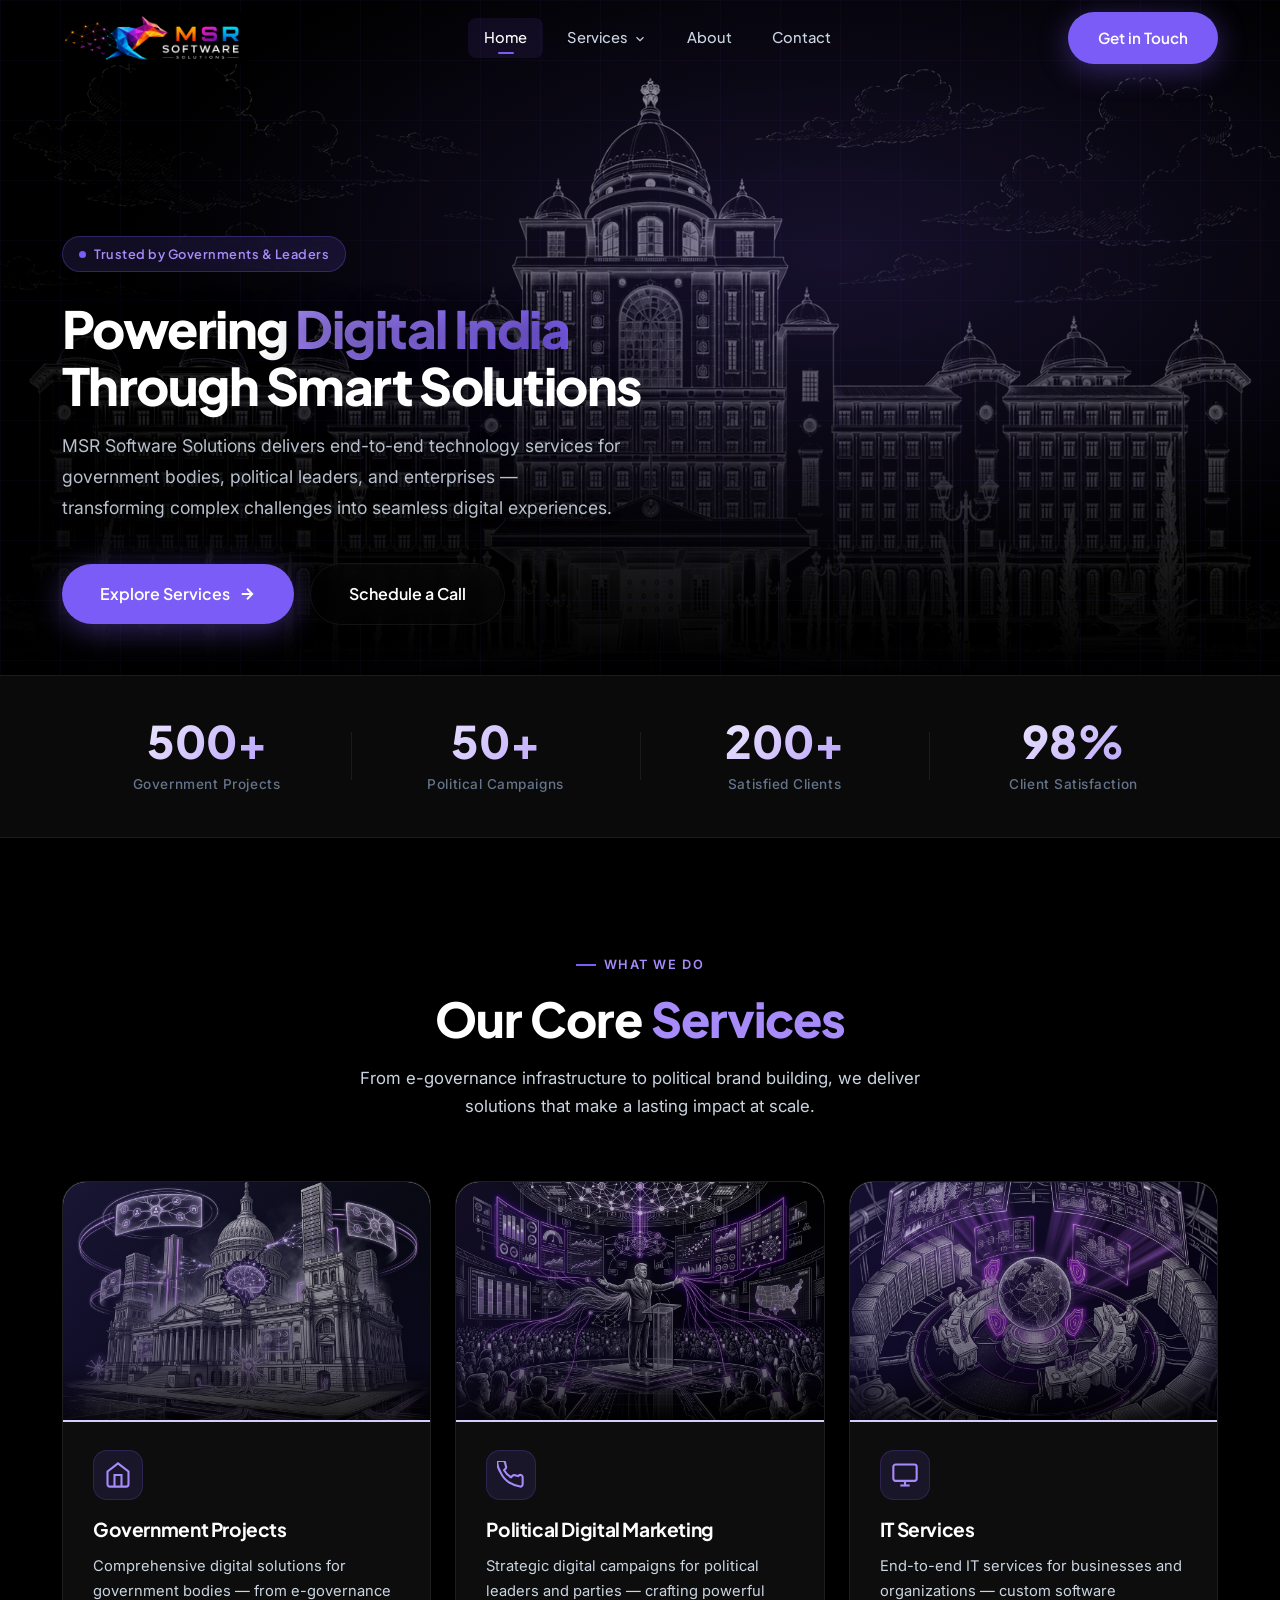
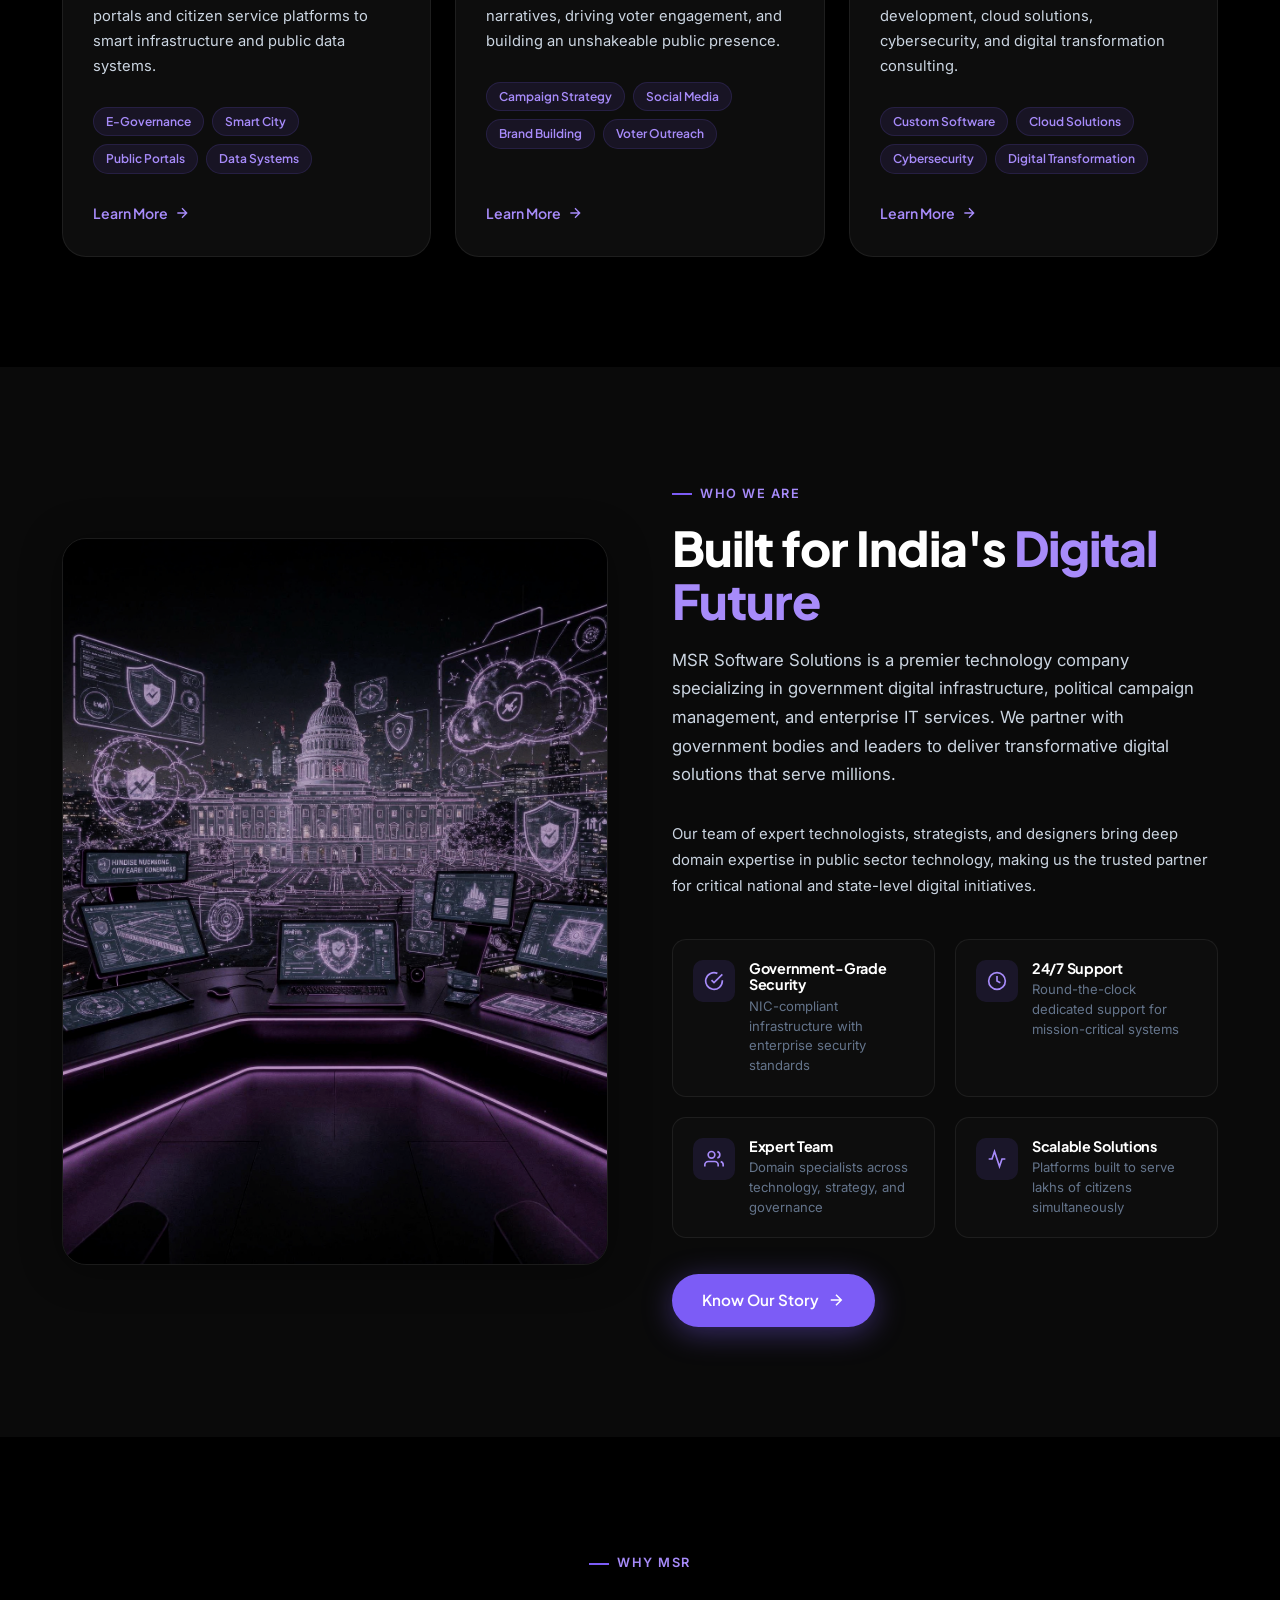
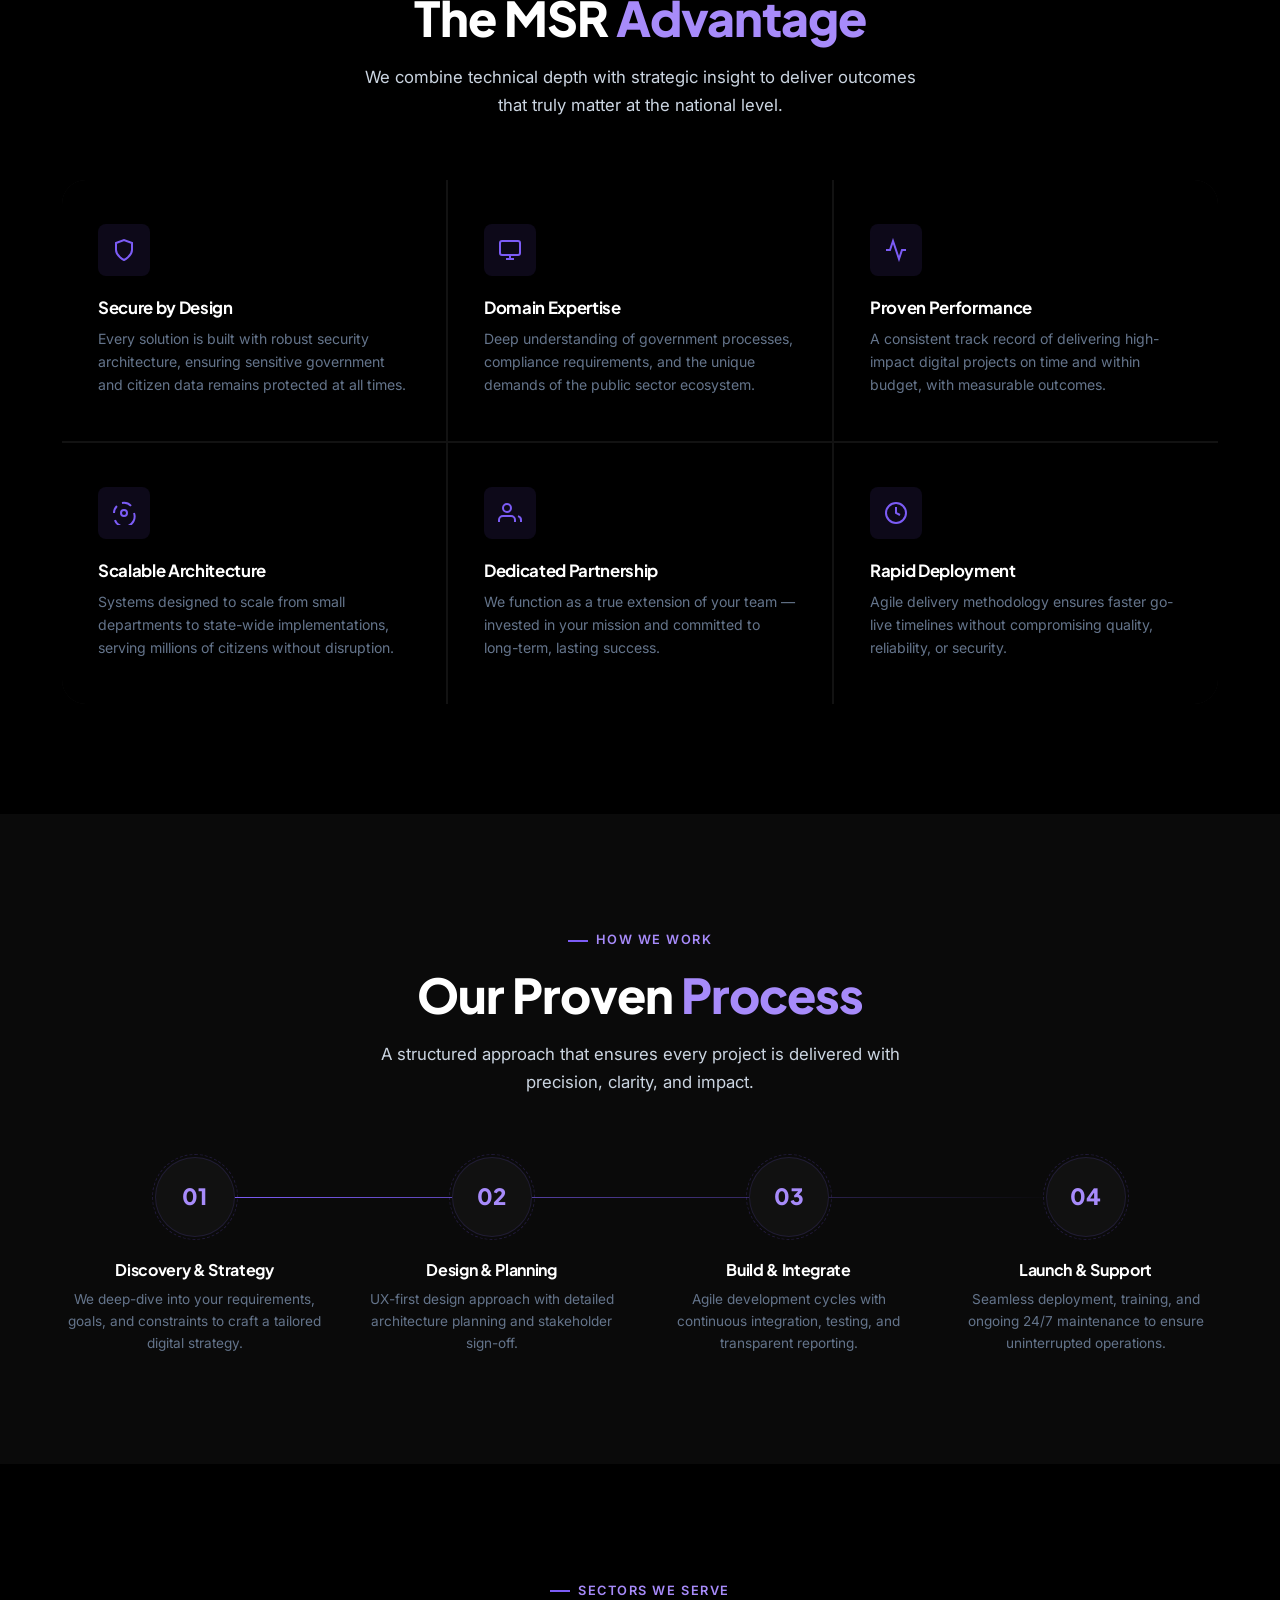
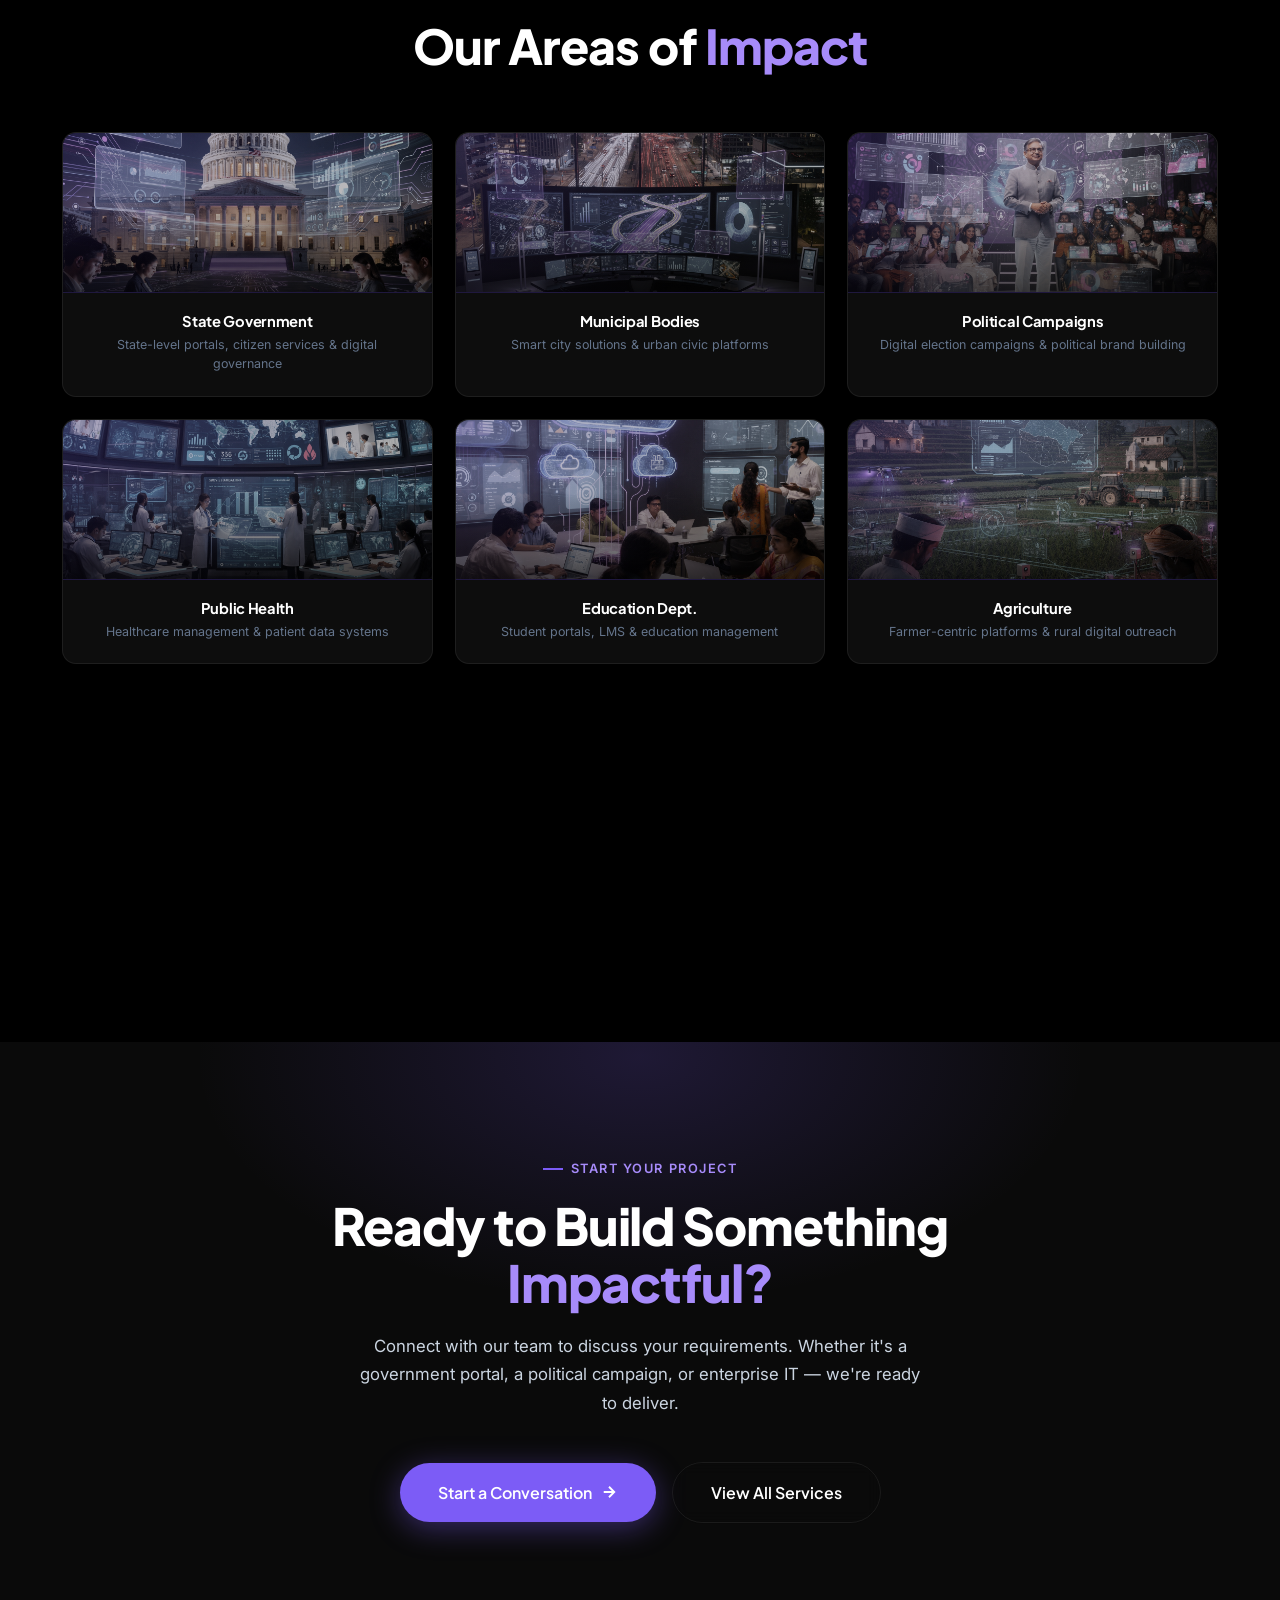
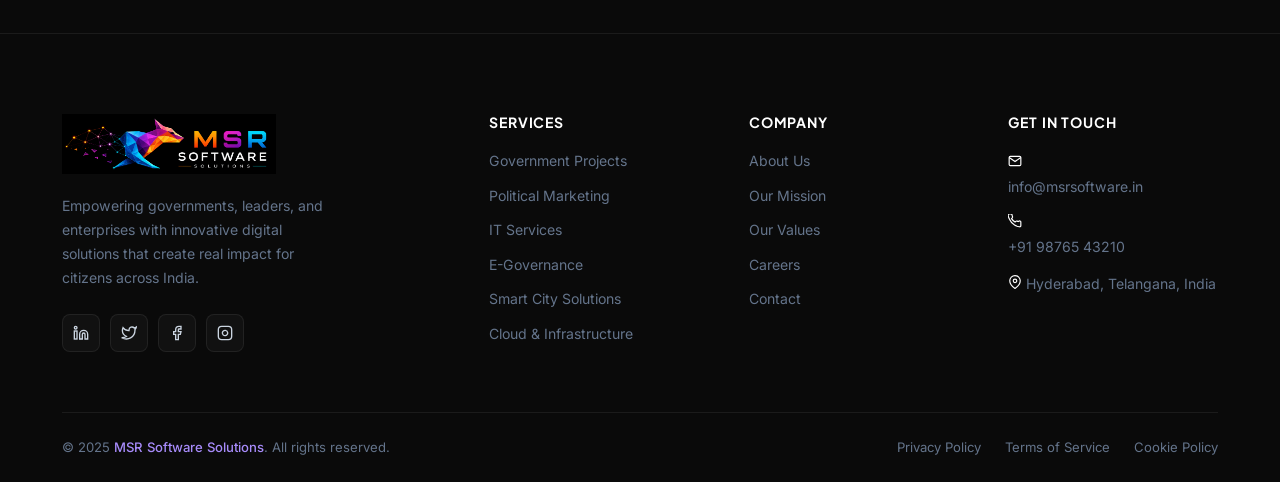
<file: index.html>
<!DOCTYPE html>
<html lang="en">
<head>
  <meta charset="UTF-8" />
  <meta name="viewport" content="width=device-width, initial-scale=1.0" />
  <meta name="description" content="MSR Software Solutions — Delivering excellence in Government Projects, Political Digital Marketing, and IT Services." />
  <title>MSR Software Solutions — Government Projects &amp; IT Services</title>
  <link rel="icon" type="image/png" href="MSR LOGO .png" />
  <link rel="stylesheet" href="css/style.css" />
</head>
<body>

<!-- ===================== NAVIGATION ===================== -->
<nav class="nav">
  <div class="nav-inner">
    <a href="index.html" class="nav-logo">
      <img src="MSR LOGO .png" alt="MSR Software Solutions" class="nav-logo-img" />
    </a>

    <div class="nav-links">
      <a href="index.html" class="nav-link active">Home</a>

      <div class="nav-item">
        <a href="services.html" class="nav-link">
          Services
          <svg xmlns="http://www.w3.org/2000/svg" width="14" height="14" viewBox="0 0 24 24" fill="none" stroke="currentColor" stroke-width="2" style="display:inline;margin-left:2px;vertical-align:middle"><path d="M6 9l6 6 6-6"/></svg>
        </a>
        <div class="nav-dropdown">
          <a href="services.html#government">
            <svg xmlns="http://www.w3.org/2000/svg" viewBox="0 0 24 24" fill="none" stroke="currentColor" stroke-width="2"><path d="M3 9l9-7 9 7v11a2 2 0 01-2 2H5a2 2 0 01-2-2z"/><polyline points="9,22 9,12 15,12 15,22"/></svg>
            Government Projects
          </a>
          <a href="services.html#political">
            <svg xmlns="http://www.w3.org/2000/svg" viewBox="0 0 24 24" fill="none" stroke="currentColor" stroke-width="2"><path d="M17 21v-2a4 4 0 00-4-4H5a4 4 0 00-4 4v2"/><circle cx="9" cy="7" r="4"/><path d="M23 21v-2a4 4 0 00-3-3.87"/><path d="M16 3.13a4 4 0 010 7.75"/></svg>
            Political Digital Marketing
          </a>
          <a href="services.html#it">
            <svg xmlns="http://www.w3.org/2000/svg" viewBox="0 0 24 24" fill="none" stroke="currentColor" stroke-width="2"><rect x="2" y="3" width="20" height="14" rx="2"/><line x1="8" y1="21" x2="16" y2="21"/><line x1="12" y1="17" x2="12" y2="21"/></svg>
            IT Services
          </a>
        </div>
      </div>

      <a href="about.html" class="nav-link">About</a>
      <a href="contact.html" class="nav-link">Contact</a>
    </div>

    <div class="nav-cta">
      <a href="contact.html" class="btn btn-primary">Get in Touch</a>
    </div>

    <button class="nav-hamburger" aria-label="Menu">
      <span></span><span></span><span></span>
    </button>
  </div>
</nav>

<!-- Mobile Nav -->
<div class="mobile-nav">
  <div class="mobile-nav-overlay"></div>
  <div class="mobile-nav-drawer">
    <div class="mobile-nav-header">
      <img src="MSR LOGO .png" alt="MSR Software Solutions" class="nav-logo-img" />
      <button class="mobile-nav-close" aria-label="Close">
        <svg xmlns="http://www.w3.org/2000/svg" width="18" height="18" viewBox="0 0 24 24" fill="none" stroke="currentColor" stroke-width="2"><line x1="18" y1="6" x2="6" y2="18"/><line x1="6" y1="6" x2="18" y2="18"/></svg>
      </button>
    </div>
    <a href="index.html" class="mobile-nav-link active">Home</a>
    <a href="services.html" class="mobile-nav-link">Services</a>
    <a href="about.html" class="mobile-nav-link">About</a>
    <a href="contact.html" class="mobile-nav-link">Contact</a>
    <div class="mobile-nav-divider"></div>
    <div class="mobile-nav-cta">
      <a href="contact.html" class="btn btn-primary" style="width:100%;justify-content:center">Get in Touch</a>
    </div>
  </div>
</div>

<!-- ===================== HERO ===================== -->
<section class="hero">

  <!-- Full-bleed building sketch background -->
  <div class="hero-bg-image">
    <img src="hero.png" alt="Government Building — MSR Software Solutions" />
  </div>

  <!-- Gradient + purple glow overlay -->
  <div class="hero-overlay"></div>

  <!-- Subtle grid overlay -->
  <div class="hero-grid"></div>

  <!-- Main content — sits above the image -->
  <div class="hero-inner">
    <div class="hero-content">

      <div class="hero-badge">
        <span class="hero-badge-dot"></span>
        Trusted by Governments &amp; Leaders
      </div>

      <h1 class="hero-title">
        Powering <span class="line-accent">Digital India</span><br />
        Through Smart Solutions
      </h1>

      <p class="hero-desc">
        MSR Software Solutions delivers end-to-end technology services for government bodies, political leaders, and enterprises — transforming complex challenges into seamless digital experiences.
      </p>

      <div class="hero-actions">
        <a href="services.html" class="btn btn-primary btn-lg">
          Explore Services
          <svg xmlns="http://www.w3.org/2000/svg" width="18" height="18" viewBox="0 0 24 24" fill="none" stroke="currentColor" stroke-width="2.5"><path d="M5 12h14M12 5l7 7-7 7"/></svg>
        </a>
        <a href="contact.html" class="btn btn-outline btn-lg">Schedule a Call</a>
      </div>


    </div>
  </div>
</section>

<!-- ===================== STATS BAR ===================== -->
<div class="stats-bar">
  <div class="container">
    <div class="stats-bar-inner">
      <div class="stat-item reveal">
        <span class="stat-number"><span data-count="500" data-suffix="+">0+</span></span>
        <span class="stat-label">Government Projects</span>
      </div>
      <div class="stat-item reveal reveal-delay-1">
        <span class="stat-number"><span data-count="50" data-suffix="+">0+</span></span>
        <span class="stat-label">Political Campaigns</span>
      </div>
      <div class="stat-item reveal reveal-delay-2">
        <span class="stat-number"><span data-count="200" data-suffix="+">0+</span></span>
        <span class="stat-label">Satisfied Clients</span>
      </div>
      <div class="stat-item reveal reveal-delay-3">
        <span class="stat-number"><span data-count="98" data-suffix="%">0%</span></span>
        <span class="stat-label">Client Satisfaction</span>
      </div>
    </div>
  </div>
</div>

<!-- ===================== SERVICES ===================== -->
<section class="services-section section-pad">
  <div class="container">
    <div class="text-center reveal">
      <div class="section-label">What We Do</div>
      <h2 class="section-title">Our Core <span class="highlight">Services</span></h2>
      <p class="section-subtitle">From e-governance infrastructure to political brand building, we deliver solutions that make a lasting impact at scale.</p>
    </div>

    <div class="services-grid">
      <!-- Card 1 — Government Projects -->
      <div class="service-card reveal reveal-delay-1" onclick="location.href='services.html#government'" style="cursor:pointer">
        <div class="service-card-accent"></div>
        <div class="service-card-img">
          <img src="images/Government projects (2).png" alt="Government Projects" />
        </div>
        <div class="service-card-body">
          <div class="service-icon">
            <svg xmlns="http://www.w3.org/2000/svg" viewBox="0 0 24 24" fill="none" stroke="currentColor" stroke-width="1.8">
              <path d="M3 9l9-7 9 7v11a2 2 0 01-2 2H5a2 2 0 01-2-2z"/>
              <polyline points="9,22 9,12 15,12 15,22"/>
            </svg>
          </div>
          <h3>Government Projects</h3>
          <p>Comprehensive digital solutions for government bodies — from e-governance portals and citizen service platforms to smart infrastructure and public data systems.</p>
          <div class="service-tags">
            <span class="service-tag">E-Governance</span>
            <span class="service-tag">Smart City</span>
            <span class="service-tag">Public Portals</span>
            <span class="service-tag">Data Systems</span>
          </div>
          <a href="services.html#government" class="service-link" style="margin-top:auto">
            Learn More
            <svg xmlns="http://www.w3.org/2000/svg" viewBox="0 0 24 24" fill="none" stroke="currentColor" stroke-width="2"><path d="M5 12h14M12 5l7 7-7 7"/></svg>
          </a>
        </div>
      </div>

      <!-- Card 2 — Political Digital Marketing -->
      <div class="service-card reveal reveal-delay-2" onclick="location.href='services.html#political'" style="cursor:pointer">
        <div class="service-card-accent"></div>
        <div class="service-card-img">
          <img src="images/Political Digital Marketing (2).png" alt="Political Digital Marketing" />
        </div>
        <div class="service-card-body">
          <div class="service-icon">
            <svg xmlns="http://www.w3.org/2000/svg" viewBox="0 0 24 24" fill="none" stroke="currentColor" stroke-width="1.8">
              <path d="M22 16.92v3a2 2 0 01-2.18 2 19.79 19.79 0 01-8.63-3.07A19.5 19.5 0 013.07 9.8 19.79 19.79 0 01.07 1.18 2 2 0 012 0h3a2 2 0 012 1.72 12.84 12.84 0 00.7 2.81 2 2 0 01-.45 2.11L6.09 7.91a16 16 0 006 6l1.27-1.27a2 2 0 012.11-.45 12.84 12.84 0 002.81.7A2 2 0 0122 14v2.92z"/>
            </svg>
          </div>
          <h3>Political Digital Marketing</h3>
          <p>Strategic digital campaigns for political leaders and parties — crafting powerful narratives, driving voter engagement, and building an unshakeable public presence.</p>
          <div class="service-tags">
            <span class="service-tag">Campaign Strategy</span>
            <span class="service-tag">Social Media</span>
            <span class="service-tag">Brand Building</span>
            <span class="service-tag">Voter Outreach</span>
          </div>
          <a href="services.html#political" class="service-link" style="margin-top:auto">
            Learn More
            <svg xmlns="http://www.w3.org/2000/svg" viewBox="0 0 24 24" fill="none" stroke="currentColor" stroke-width="2"><path d="M5 12h14M12 5l7 7-7 7"/></svg>
          </a>
        </div>
      </div>

      <!-- Card 3 — IT Services -->
      <div class="service-card reveal reveal-delay-3" onclick="location.href='services.html#it'" style="cursor:pointer">
        <div class="service-card-accent"></div>
        <div class="service-card-img">
          <img src="images/IT Services (2).png" alt="IT Services" />
        </div>
        <div class="service-card-body">
          <div class="service-icon">
            <svg xmlns="http://www.w3.org/2000/svg" viewBox="0 0 24 24" fill="none" stroke="currentColor" stroke-width="1.8">
              <rect x="2" y="3" width="20" height="14" rx="2"/>
              <line x1="8" y1="21" x2="16" y2="21"/>
              <line x1="12" y1="17" x2="12" y2="21"/>
            </svg>
          </div>
          <h3>IT Services</h3>
          <p>End-to-end IT services for businesses and organizations — custom software development, cloud solutions, cybersecurity, and digital transformation consulting.</p>
          <div class="service-tags">
            <span class="service-tag">Custom Software</span>
            <span class="service-tag">Cloud Solutions</span>
            <span class="service-tag">Cybersecurity</span>
            <span class="service-tag">Digital Transformation</span>
          </div>
          <a href="services.html#it" class="service-link" style="margin-top:auto">
            Learn More
            <svg xmlns="http://www.w3.org/2000/svg" viewBox="0 0 24 24" fill="none" stroke="currentColor" stroke-width="2"><path d="M5 12h14M12 5l7 7-7 7"/></svg>
          </a>
        </div>
      </div>
    </div>
  </div>
</section>

<!-- ===================== ABOUT SNIPPET ===================== -->
<section class="about-section section-pad">
  <div class="container">
    <div class="grid-2">
      <div class="about-visual reveal">
        <div class="about-img-wrap">
          <img src="images/Built for India's Digital Future.jpg" alt="MSR Software Solutions - Built for India's Digital Future" />
        </div>
      </div>

      <div class="reveal reveal-delay-2">
        <div class="section-label">Who We Are</div>
        <h2 class="section-title">Built for India's <span class="highlight">Digital Future</span></h2>
        <p class="section-subtitle" style="margin-bottom:32px">
          MSR Software Solutions is a premier technology company specializing in government digital infrastructure, political campaign management, and enterprise IT services. We partner with government bodies and leaders to deliver transformative digital solutions that serve millions.
        </p>
        <p style="color:var(--text-body);font-size:0.93rem;line-height:1.75;margin-bottom:40px">
          Our team of expert technologists, strategists, and designers bring deep domain expertise in public sector technology, making us the trusted partner for critical national and state-level digital initiatives.
        </p>

        <div class="about-features">
          <div class="about-feature">
            <div class="about-feature-icon">
              <svg xmlns="http://www.w3.org/2000/svg" viewBox="0 0 24 24" fill="none" stroke="currentColor" stroke-width="2"><path d="M22 11.08V12a10 10 0 11-5.93-9.14"/><polyline points="22 4 12 14.01 9 11.01"/></svg>
            </div>
            <div>
              <h4>Government-Grade Security</h4>
              <p>NIC-compliant infrastructure with enterprise security standards</p>
            </div>
          </div>
          <div class="about-feature">
            <div class="about-feature-icon">
              <svg xmlns="http://www.w3.org/2000/svg" viewBox="0 0 24 24" fill="none" stroke="currentColor" stroke-width="2"><circle cx="12" cy="12" r="10"/><polyline points="12 6 12 12 16 14"/></svg>
            </div>
            <div>
              <h4>24/7 Support</h4>
              <p>Round-the-clock dedicated support for mission-critical systems</p>
            </div>
          </div>
          <div class="about-feature">
            <div class="about-feature-icon">
              <svg xmlns="http://www.w3.org/2000/svg" viewBox="0 0 24 24" fill="none" stroke="currentColor" stroke-width="2"><path d="M17 21v-2a4 4 0 00-4-4H5a4 4 0 00-4 4v2"/><circle cx="9" cy="7" r="4"/><path d="M23 21v-2a4 4 0 00-3-3.87"/><path d="M16 3.13a4 4 0 010 7.75"/></svg>
            </div>
            <div>
              <h4>Expert Team</h4>
              <p>Domain specialists across technology, strategy, and governance</p>
            </div>
          </div>
          <div class="about-feature">
            <div class="about-feature-icon">
              <svg xmlns="http://www.w3.org/2000/svg" viewBox="0 0 24 24" fill="none" stroke="currentColor" stroke-width="2"><polyline points="22 12 18 12 15 21 9 3 6 12 2 12"/></svg>
            </div>
            <div>
              <h4>Scalable Solutions</h4>
              <p>Platforms built to serve lakhs of citizens simultaneously</p>
            </div>
          </div>
        </div>

        <div style="margin-top:36px">
          <a href="about.html" class="btn btn-primary">
            Know Our Story
            <svg xmlns="http://www.w3.org/2000/svg" width="18" height="18" viewBox="0 0 24 24" fill="none" stroke="currentColor" stroke-width="2"><path d="M5 12h14M12 5l7 7-7 7"/></svg>
          </a>
        </div>
      </div>
    </div>
  </div>
</section>

<!-- ===================== WHY CHOOSE US ===================== -->
<section class="why-section section-pad">
  <div class="container">
    <div class="text-center reveal">
      <div class="section-label">Why MSR</div>
      <h2 class="section-title">The MSR <span class="highlight">Advantage</span></h2>
      <p class="section-subtitle">We combine technical depth with strategic insight to deliver outcomes that truly matter at the national level.</p>
    </div>

    <div class="why-grid">
      <div class="why-item reveal">
        <div class="why-icon">
          <svg xmlns="http://www.w3.org/2000/svg" viewBox="0 0 24 24" fill="none" stroke="currentColor" stroke-width="2"><path d="M12 22s8-4 8-10V5l-8-3-8 3v7c0 6 8 10 8 10z"/></svg>
        </div>
        <h3>Secure by Design</h3>
        <p>Every solution is built with robust security architecture, ensuring sensitive government and citizen data remains protected at all times.</p>
      </div>
      <div class="why-item reveal reveal-delay-1">
        <div class="why-icon">
          <svg xmlns="http://www.w3.org/2000/svg" viewBox="0 0 24 24" fill="none" stroke="currentColor" stroke-width="2"><rect x="2" y="3" width="20" height="14" rx="2"/><line x1="8" y1="21" x2="16" y2="21"/><line x1="12" y1="17" x2="12" y2="21"/></svg>
        </div>
        <h3>Domain Expertise</h3>
        <p>Deep understanding of government processes, compliance requirements, and the unique demands of the public sector ecosystem.</p>
      </div>
      <div class="why-item reveal reveal-delay-2">
        <div class="why-icon">
          <svg xmlns="http://www.w3.org/2000/svg" viewBox="0 0 24 24" fill="none" stroke="currentColor" stroke-width="2"><polyline points="22 12 18 12 15 21 9 3 6 12 2 12"/></svg>
        </div>
        <h3>Proven Performance</h3>
        <p>A consistent track record of delivering high-impact digital projects on time and within budget, with measurable outcomes.</p>
      </div>
      <div class="why-item reveal">
        <div class="why-icon">
          <svg xmlns="http://www.w3.org/2000/svg" viewBox="0 0 24 24" fill="none" stroke="currentColor" stroke-width="2"><circle cx="12" cy="12" r="3"/><path d="M19.07 4.93A10 10 0 0010 2.01M2.93 19.07A10 10 0 0022 12M4.93 4.93A10 10 0 002 12"/></svg>
        </div>
        <h3>Scalable Architecture</h3>
        <p>Systems designed to scale from small departments to state-wide implementations, serving millions of citizens without disruption.</p>
      </div>
      <div class="why-item reveal reveal-delay-1">
        <div class="why-icon">
          <svg xmlns="http://www.w3.org/2000/svg" viewBox="0 0 24 24" fill="none" stroke="currentColor" stroke-width="2"><path d="M17 21v-2a4 4 0 00-4-4H5a4 4 0 00-4 4v2"/><circle cx="9" cy="7" r="4"/><path d="M23 21v-2a4 4 0 00-3-3.87"/></svg>
        </div>
        <h3>Dedicated Partnership</h3>
        <p>We function as a true extension of your team — invested in your mission and committed to long-term, lasting success.</p>
      </div>
      <div class="why-item reveal reveal-delay-2">
        <div class="why-icon">
          <svg xmlns="http://www.w3.org/2000/svg" viewBox="0 0 24 24" fill="none" stroke="currentColor" stroke-width="2"><circle cx="12" cy="12" r="10"/><polyline points="12 6 12 12 16 14"/></svg>
        </div>
        <h3>Rapid Deployment</h3>
        <p>Agile delivery methodology ensures faster go-live timelines without compromising quality, reliability, or security.</p>
      </div>
    </div>
  </div>
</section>

<!-- ===================== PROCESS ===================== -->
<section class="process-section section-pad">
  <div class="container">
    <div class="text-center reveal">
      <div class="section-label">How We Work</div>
      <h2 class="section-title">Our Proven <span class="highlight">Process</span></h2>
      <p class="section-subtitle">A structured approach that ensures every project is delivered with precision, clarity, and impact.</p>
    </div>

    <div class="process-steps">
      <div class="process-step reveal">
        <div class="step-num">01</div>
        <h3>Discovery & Strategy</h3>
        <p>We deep-dive into your requirements, goals, and constraints to craft a tailored digital strategy.</p>
      </div>
      <div class="process-step reveal reveal-delay-1">
        <div class="step-num">02</div>
        <h3>Design & Planning</h3>
        <p>UX-first design approach with detailed architecture planning and stakeholder sign-off.</p>
      </div>
      <div class="process-step reveal reveal-delay-2">
        <div class="step-num">03</div>
        <h3>Build & Integrate</h3>
        <p>Agile development cycles with continuous integration, testing, and transparent reporting.</p>
      </div>
      <div class="process-step reveal reveal-delay-3">
        <div class="step-num">04</div>
        <h3>Launch & Support</h3>
        <p>Seamless deployment, training, and ongoing 24/7 maintenance to ensure uninterrupted operations.</p>
      </div>
    </div>
  </div>
</section>

<!-- ===================== INDUSTRIES ===================== -->
<section class="industries-section section-pad">
  <div class="container">
    <div class="text-center reveal">
      <div class="section-label">Sectors We Serve</div>
      <h2 class="section-title">Our Areas of <span class="highlight">Impact</span></h2>
    </div>

    <div class="industries-grid">
      <div class="industry-card reveal">
        <div class="industry-card-img">
          <img src="images/State Government.jpg" alt="State Government" />
        </div>
        <div class="industry-card-body">
          <h4>State Government</h4>
          <p>State-level portals, citizen services & digital governance</p>
        </div>
      </div>
      <div class="industry-card reveal reveal-delay-1">
        <div class="industry-card-img">
          <img src="images/Municipal Bodies.jpg" alt="Municipal Bodies" />
        </div>
        <div class="industry-card-body">
          <h4>Municipal Bodies</h4>
          <p>Smart city solutions & urban civic platforms</p>
        </div>
      </div>
      <div class="industry-card reveal reveal-delay-2">
        <div class="industry-card-img">
          <img src="images/Political Campaigns.jpg" alt="Political Campaigns" />
        </div>
        <div class="industry-card-body">
          <h4>Political Campaigns</h4>
          <p>Digital election campaigns & political brand building</p>
        </div>
      </div>
      <div class="industry-card reveal reveal-delay-3">
        <div class="industry-card-img">
          <img src="images/Public Health.jpg" alt="Public Health" />
        </div>
        <div class="industry-card-body">
          <h4>Public Health</h4>
          <p>Healthcare management & patient data systems</p>
        </div>
      </div>
      <div class="industry-card reveal">
        <div class="industry-card-img">
          <img src="images/Education Department.jpg" alt="Education Dept." />
        </div>
        <div class="industry-card-body">
          <h4>Education Dept.</h4>
          <p>Student portals, LMS & education management</p>
        </div>
      </div>
      <div class="industry-card reveal reveal-delay-1">
        <div class="industry-card-img">
          <img src="images/agriculture.jpg" alt="Agriculture" />
        </div>
        <div class="industry-card-body">
          <h4>Agriculture</h4>
          <p>Farmer-centric platforms & rural digital outreach</p>
        </div>
      </div>
      <div class="industry-card reveal reveal-delay-2">
        <div class="industry-card-img">
          <img src="images/Legal & Justice.jpg" alt="Legal & Justice" />
        </div>
        <div class="industry-card-body">
          <h4>Legal & Justice</h4>
          <p>Court management & legal information systems</p>
        </div>
      </div>
      <div class="industry-card reveal reveal-delay-3">
        <div class="industry-card-img">
          <img src="images/Infrastructure.jpg" alt="Infrastructure" />
        </div>
        <div class="industry-card-body">
          <h4>Infrastructure</h4>
          <p>Project monitoring & infrastructure digital twins</p>
        </div>
      </div>
    </div>
  </div>
</section>

<!-- ===================== CTA ===================== -->
<section class="cta-section">
  <div class="container">
    <div class="cta-inner reveal">
      <div class="section-label" style="justify-content:center">Start Your Project</div>
      <h2 class="section-title">
        Ready to Build Something <span class="highlight">Impactful?</span>
      </h2>
      <p class="section-subtitle">
        Connect with our team to discuss your requirements. Whether it's a government portal, a political campaign, or enterprise IT — we're ready to deliver.
      </p>
      <div class="cta-actions">
        <a href="contact.html" class="btn btn-primary btn-lg">
          Start a Conversation
          <svg xmlns="http://www.w3.org/2000/svg" width="18" height="18" viewBox="0 0 24 24" fill="none" stroke="currentColor" stroke-width="2.5"><path d="M5 12h14M12 5l7 7-7 7"/></svg>
        </a>
        <a href="services.html" class="btn btn-outline btn-lg">View All Services</a>
      </div>
    </div>
  </div>
</section>

<!-- ===================== FOOTER ===================== -->
<footer class="footer">
  <div class="container">
    <div class="footer-grid">
      <!-- Brand -->
      <div class="footer-brand">
        <div style="margin-bottom:20px">
          <img src="MSR LOGO .png" alt="MSR Software Solutions" class="nav-logo-img" />
        </div>
        <p>Empowering governments, leaders, and enterprises with innovative digital solutions that create real impact for citizens across India.</p>
        <div class="footer-socials">
          <a href="#" class="social-btn" aria-label="LinkedIn">
            <svg xmlns="http://www.w3.org/2000/svg" viewBox="0 0 24 24" fill="none" stroke="currentColor" stroke-width="2"><path d="M16 8a6 6 0 016 6v7h-4v-7a2 2 0 00-2-2 2 2 0 00-2 2v7h-4v-7a6 6 0 016-6z"/><rect x="2" y="9" width="4" height="12"/><circle cx="4" cy="4" r="2"/></svg>
          </a>
          <a href="#" class="social-btn" aria-label="Twitter">
            <svg xmlns="http://www.w3.org/2000/svg" viewBox="0 0 24 24" fill="none" stroke="currentColor" stroke-width="2"><path d="M23 3a10.9 10.9 0 01-3.14 1.53 4.48 4.48 0 00-7.86 3v1A10.66 10.66 0 013 4s-4 9 5 13a11.64 11.64 0 01-7 2c9 5 20 0 20-11.5a4.5 4.5 0 00-.08-.83A7.72 7.72 0 0023 3z"/></svg>
          </a>
          <a href="#" class="social-btn" aria-label="Facebook">
            <svg xmlns="http://www.w3.org/2000/svg" viewBox="0 0 24 24" fill="none" stroke="currentColor" stroke-width="2"><path d="M18 2h-3a5 5 0 00-5 5v3H7v4h3v8h4v-8h3l1-4h-4V7a1 1 0 011-1h3z"/></svg>
          </a>
          <a href="#" class="social-btn" aria-label="Instagram">
            <svg xmlns="http://www.w3.org/2000/svg" viewBox="0 0 24 24" fill="none" stroke="currentColor" stroke-width="2"><rect x="2" y="2" width="20" height="20" rx="5" ry="5"/><path d="M16 11.37A4 4 0 1112.63 8 4 4 0 0116 11.37z"/><line x1="17.5" y1="6.5" x2="17.51" y2="6.5"/></svg>
          </a>
        </div>
      </div>

      <!-- Services -->
      <div class="footer-col">
        <h5>Services</h5>
        <ul class="footer-links">
          <li><a href="services.html#government">Government Projects</a></li>
          <li><a href="services.html#political">Political Marketing</a></li>
          <li><a href="services.html#it">IT Services</a></li>
          <li><a href="services.html">E-Governance</a></li>
          <li><a href="services.html">Smart City Solutions</a></li>
          <li><a href="services.html">Cloud &amp; Infrastructure</a></li>
        </ul>
      </div>

      <!-- Company -->
      <div class="footer-col">
        <h5>Company</h5>
        <ul class="footer-links">
          <li><a href="about.html">About Us</a></li>
          <li><a href="about.html#mission">Our Mission</a></li>
          <li><a href="about.html#values">Our Values</a></li>
          <li><a href="contact.html">Careers</a></li>
          <li><a href="contact.html">Contact</a></li>
        </ul>
      </div>

      <!-- Contact -->
      <div class="footer-col">
        <h5>Get in Touch</h5>
        <ul class="footer-links">
          <li>
            <svg xmlns="http://www.w3.org/2000/svg" width="14" height="14" viewBox="0 0 24 24" fill="none" stroke="currentColor" stroke-width="2" style="flex-shrink:0"><path d="M4 4h16c1.1 0 2 .9 2 2v12c0 1.1-.9 2-2 2H4c-1.1 0-2-.9-2-2V6c0-1.1.9-2 2-2z"/><polyline points="22,6 12,13 2,6"/></svg>
            <a href="mailto:info@msrsoftware.in">info@msrsoftware.in</a>
          </li>
          <li>
            <svg xmlns="http://www.w3.org/2000/svg" width="14" height="14" viewBox="0 0 24 24" fill="none" stroke="currentColor" stroke-width="2" style="flex-shrink:0"><path d="M22 16.92v3a2 2 0 01-2.18 2 19.79 19.79 0 01-8.63-3.07A19.5 19.5 0 013.07 9.8 19.79 19.79 0 01.07 1.18 2 2 0 012 0h3a2 2 0 012 1.72 12.84 12.84 0 00.7 2.81 2 2 0 01-.45 2.11L6.09 7.91a16 16 0 006 6l1.27-1.27a2 2 0 012.11-.45 12.84 12.84 0 002.81.7A2 2 0 0122 14v2.92z"/></svg>
            <a href="tel:+919876543210">+91 98765 43210</a>
          </li>
          <li style="align-items:flex-start;gap:8px">
            <svg xmlns="http://www.w3.org/2000/svg" width="14" height="14" viewBox="0 0 24 24" fill="none" stroke="currentColor" stroke-width="2" style="flex-shrink:0;margin-top:3px"><path d="M21 10c0 7-9 13-9 13s-9-6-9-13a9 9 0 0118 0z"/><circle cx="12" cy="10" r="3"/></svg>
            <span style="font-size:0.88rem;color:var(--text-muted);line-height:1.55">Hyderabad, Telangana, India</span>
          </li>
        </ul>
      </div>
    </div>

    <div class="footer-bottom">
      <p class="footer-copy">
        &copy; 2025 <a href="index.html">MSR Software Solutions</a>. All rights reserved.
      </p>
      <div class="footer-bottom-links">
        <a href="#">Privacy Policy</a>
        <a href="#">Terms of Service</a>
        <a href="#">Cookie Policy</a>
      </div>
    </div>
  </div>
</footer>

<script src="js/main.js"></script>
</body>
</html>
</file>
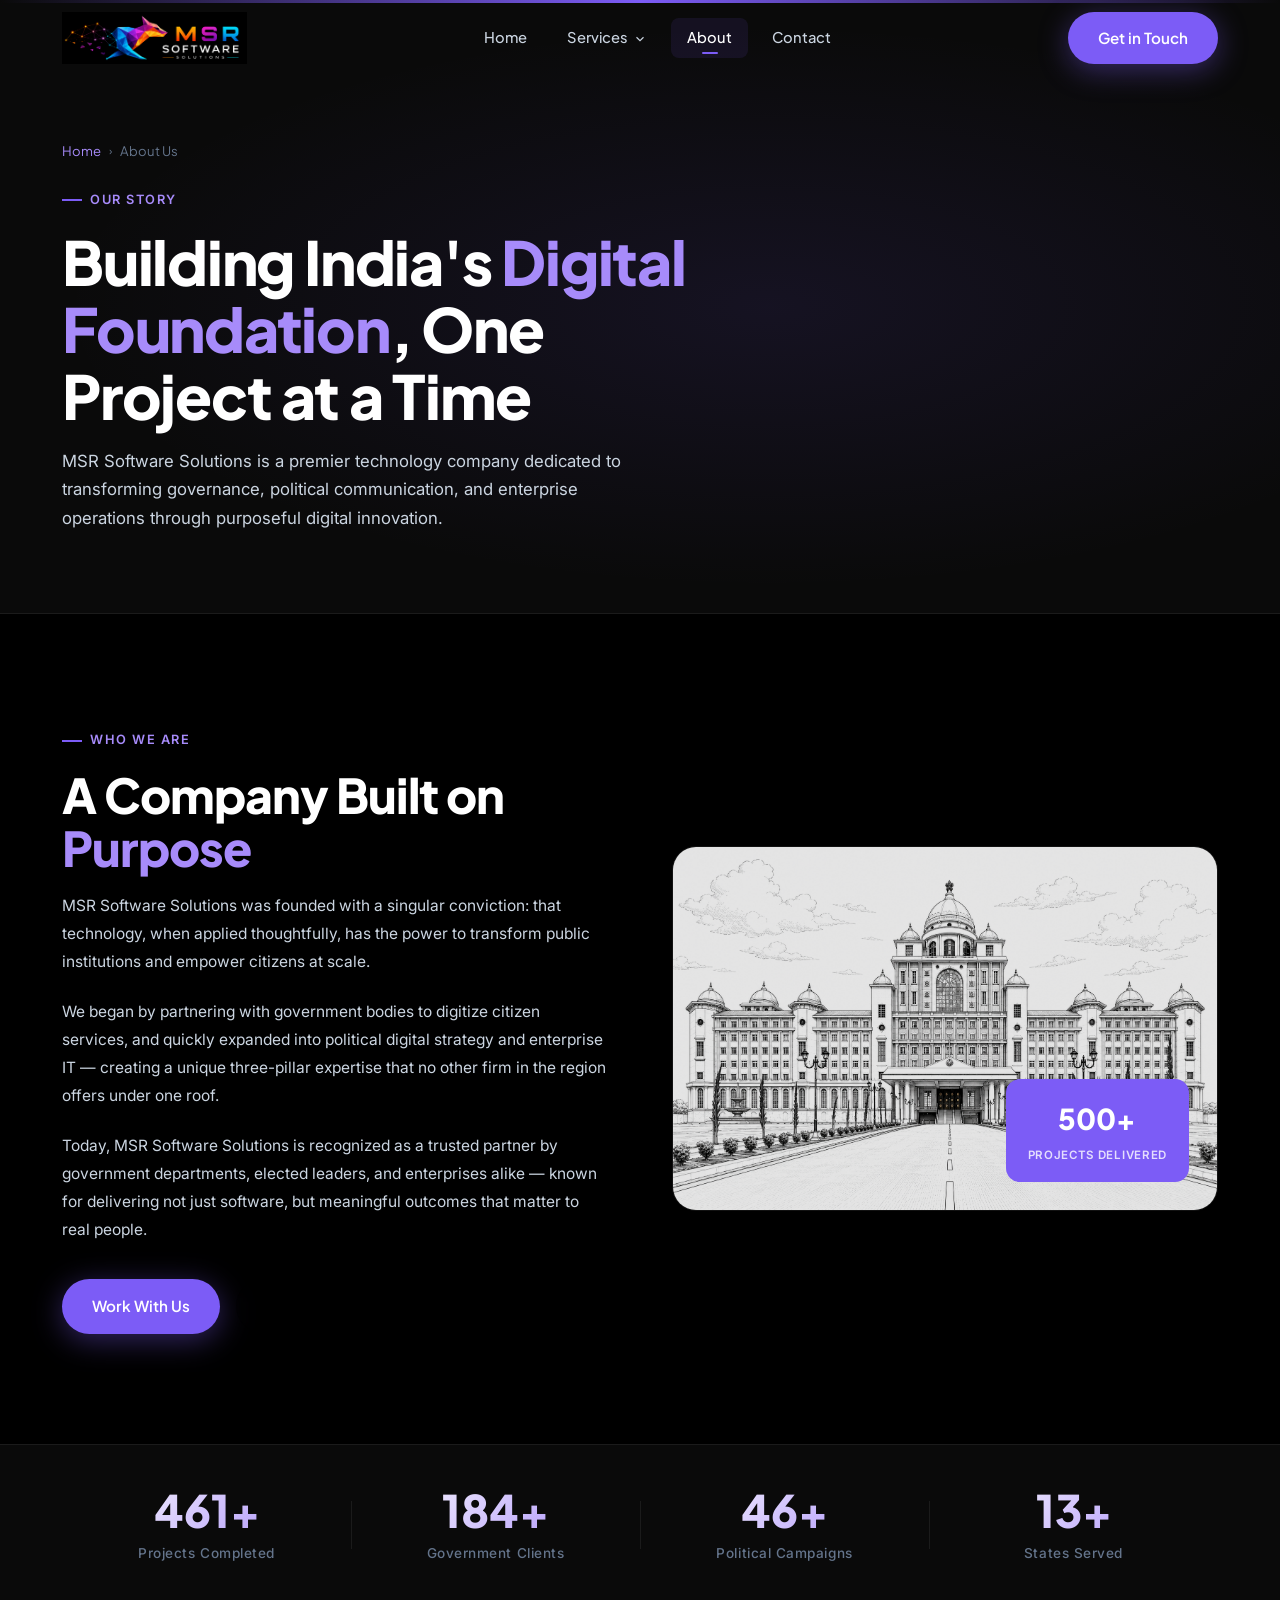
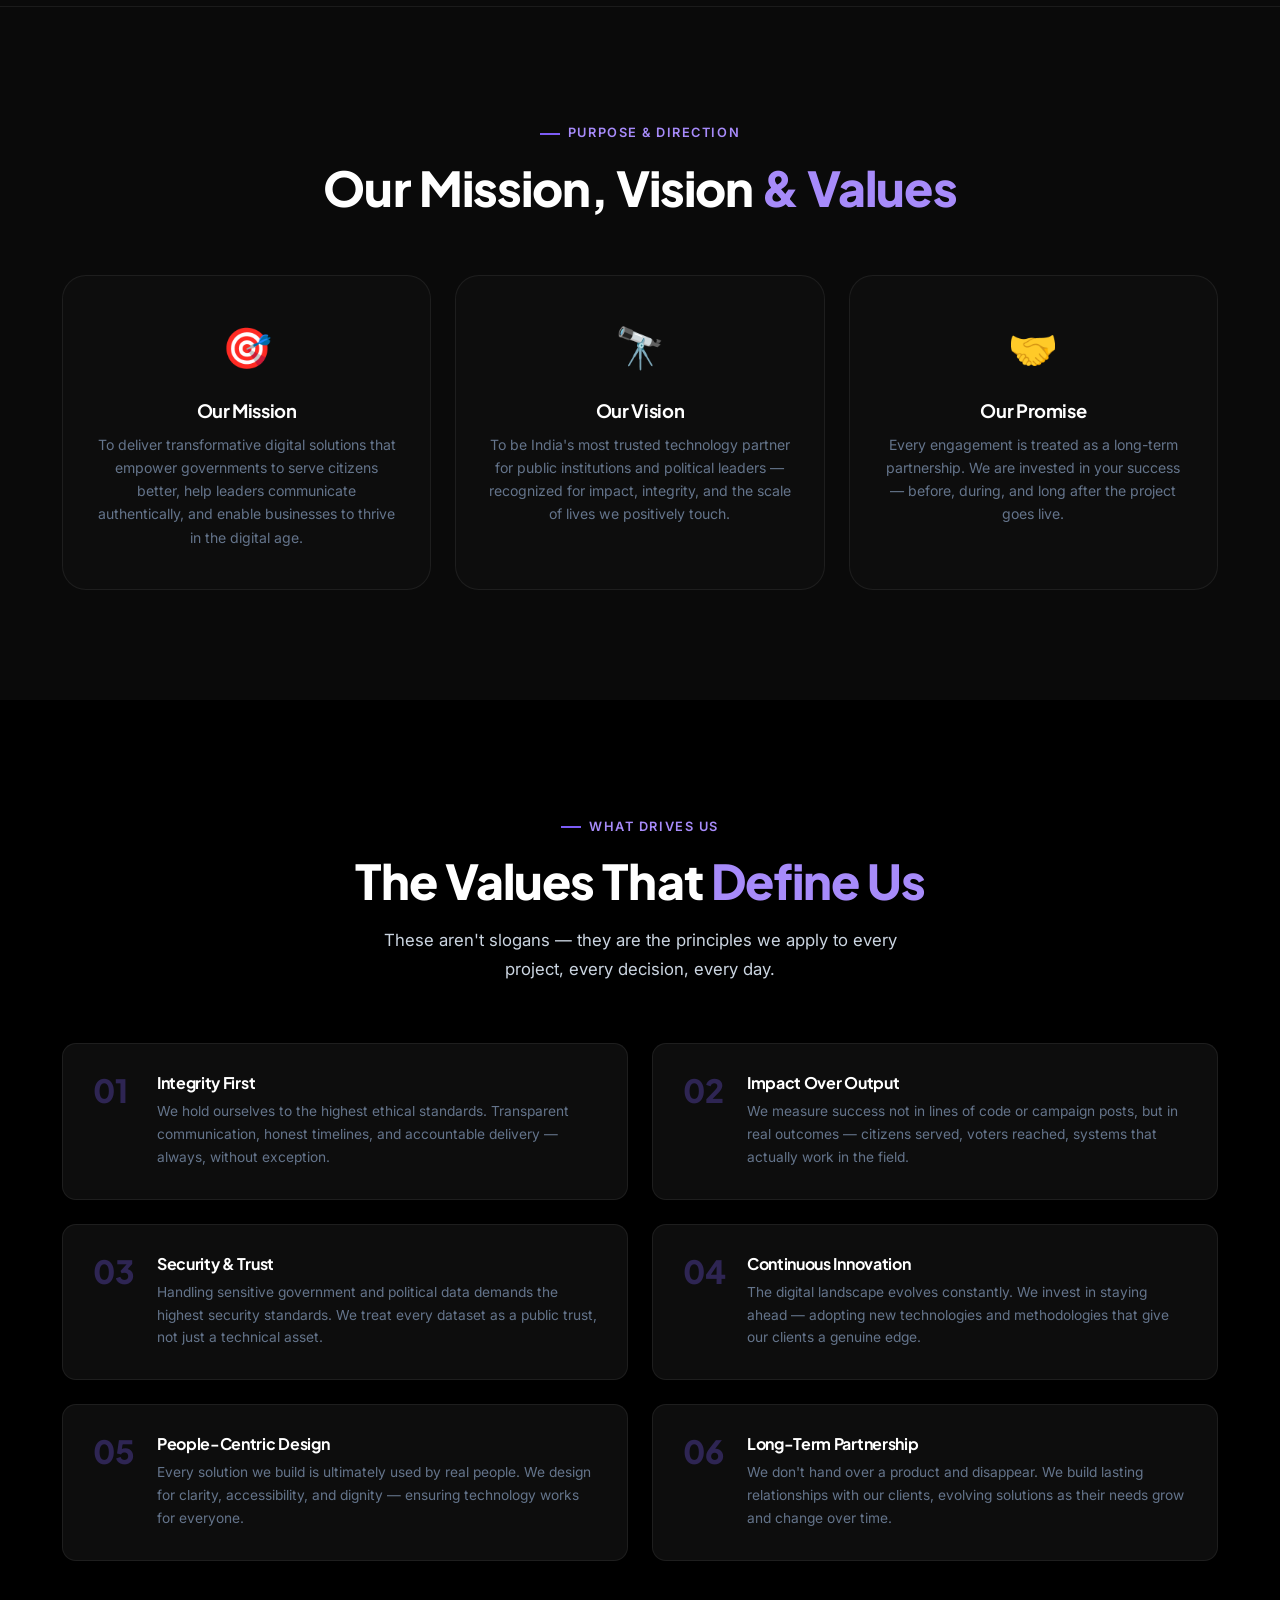
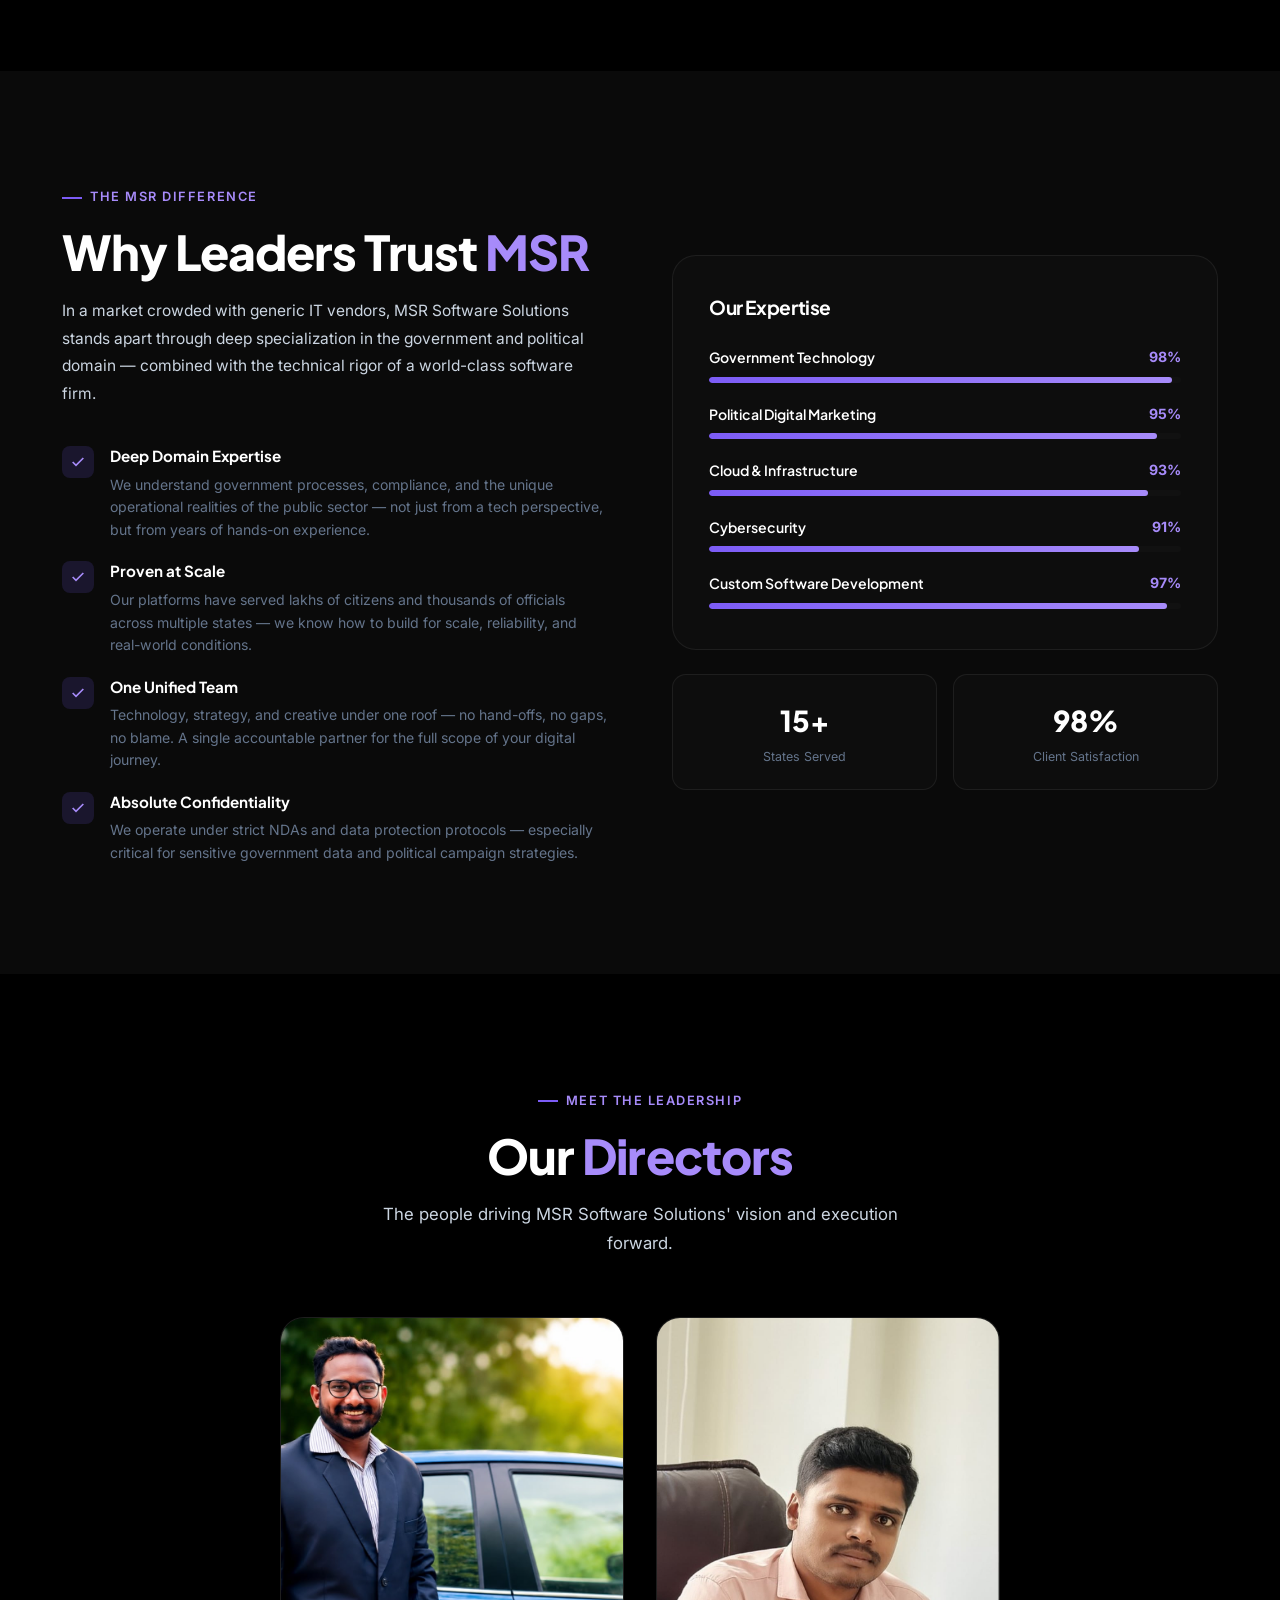
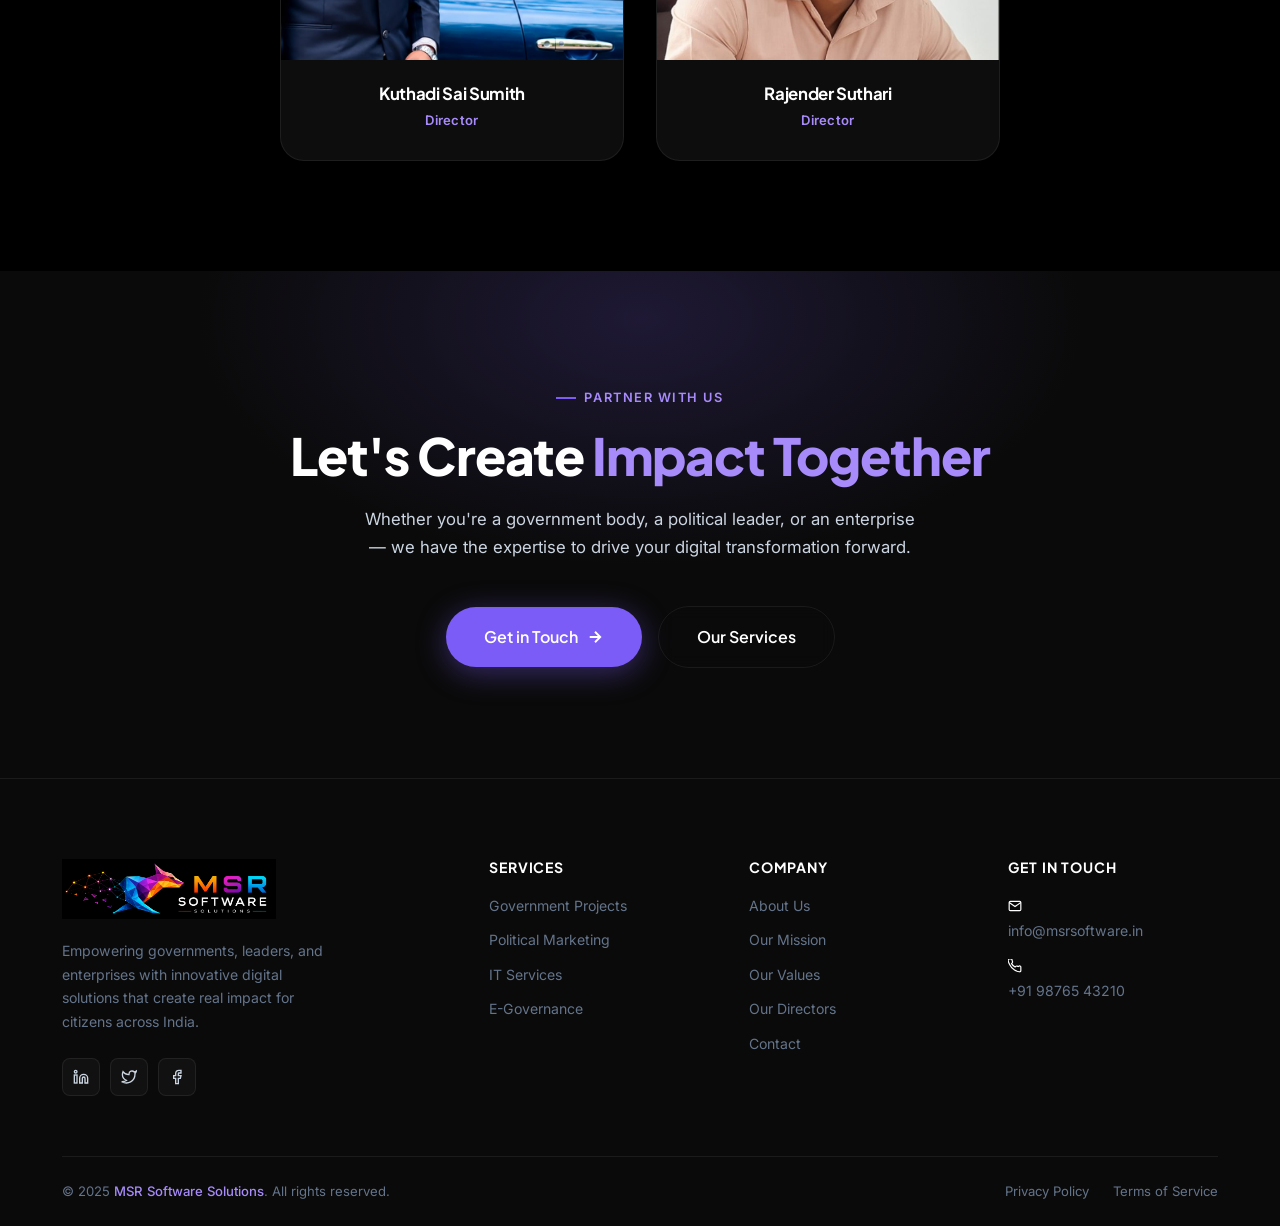
<file: about.html>
<!DOCTYPE html>
<html lang="en">
<head>
  <meta charset="UTF-8" />
  <meta name="viewport" content="width=device-width, initial-scale=1.0" />
  <meta name="description" content="About MSR Software Solutions — Our story, mission, values, and the team behind India's trusted government tech partner." />
  <title>About Us — MSR Software Solutions</title>
  <link rel="icon" type="image/png" href="MSR LOGO .png" />
  <link rel="stylesheet" href="css/style.css" />
</head>
<body>

<!-- ===================== NAVIGATION ===================== -->
<nav class="nav">
  <div class="nav-inner">
    <a href="index.html" class="nav-logo">
      <img src="MSR LOGO .png" alt="MSR Software Solutions" class="nav-logo-img" />
    </a>
    <div class="nav-links">
      <a href="index.html" class="nav-link">Home</a>
      <div class="nav-item">
        <a href="services.html" class="nav-link">Services <svg xmlns="http://www.w3.org/2000/svg" width="14" height="14" viewBox="0 0 24 24" fill="none" stroke="currentColor" stroke-width="2" style="display:inline;margin-left:2px;vertical-align:middle"><path d="M6 9l6 6 6-6"/></svg></a>
        <div class="nav-dropdown">
          <a href="services.html#government"><svg xmlns="http://www.w3.org/2000/svg" viewBox="0 0 24 24" fill="none" stroke="currentColor" stroke-width="2"><path d="M3 9l9-7 9 7v11a2 2 0 01-2 2H5a2 2 0 01-2-2z"/><polyline points="9,22 9,12 15,12 15,22"/></svg>Government Projects</a>
          <a href="services.html#political"><svg xmlns="http://www.w3.org/2000/svg" viewBox="0 0 24 24" fill="none" stroke="currentColor" stroke-width="2"><path d="M17 21v-2a4 4 0 00-4-4H5a4 4 0 00-4 4v2"/><circle cx="9" cy="7" r="4"/></svg>Political Digital Marketing</a>
          <a href="services.html#it"><svg xmlns="http://www.w3.org/2000/svg" viewBox="0 0 24 24" fill="none" stroke="currentColor" stroke-width="2"><rect x="2" y="3" width="20" height="14" rx="2"/><line x1="8" y1="21" x2="16" y2="21"/><line x1="12" y1="17" x2="12" y2="21"/></svg>IT Services</a>
        </div>
      </div>
      <a href="about.html" class="nav-link active">About</a>
      <a href="contact.html" class="nav-link">Contact</a>
    </div>
    <div class="nav-cta">
      <a href="contact.html" class="btn btn-primary">Get in Touch</a>
    </div>
    <button class="nav-hamburger" aria-label="Menu"><span></span><span></span><span></span></button>
  </div>
</nav>

<!-- Mobile Nav -->
<div class="mobile-nav">
  <div class="mobile-nav-overlay"></div>
  <div class="mobile-nav-drawer">
    <div class="mobile-nav-header">
      <img src="MSR LOGO .png" alt="MSR Software Solutions" class="nav-logo-img" />
      <button class="mobile-nav-close" aria-label="Close">
        <svg xmlns="http://www.w3.org/2000/svg" width="18" height="18" viewBox="0 0 24 24" fill="none" stroke="currentColor" stroke-width="2"><line x1="18" y1="6" x2="6" y2="18"/><line x1="6" y1="6" x2="18" y2="18"/></svg>
      </button>
    </div>
    <a href="index.html" class="mobile-nav-link">Home</a>
    <a href="services.html" class="mobile-nav-link">Services</a>
    <a href="about.html" class="mobile-nav-link active">About</a>
    <a href="contact.html" class="mobile-nav-link">Contact</a>
    <div class="mobile-nav-divider"></div>
    <div class="mobile-nav-cta">
      <a href="contact.html" class="btn btn-primary" style="width:100%;justify-content:center">Get in Touch</a>
    </div>
  </div>
</div>

<!-- ===================== PAGE HERO ===================== -->
<section class="page-hero">
  <div class="page-hero-bg"></div>
  <div class="container">
    <div class="page-hero-content">
      <div class="breadcrumb">
        <a href="index.html">Home</a>
        <span class="breadcrumb-sep">›</span>
        <span>About Us</span>
      </div>
      <div class="section-label">Our Story</div>
      <h1 class="section-title" style="font-size:clamp(2.4rem,5vw,3.8rem);max-width:680px">
        Building India's <span class="highlight">Digital Foundation</span>, One Project at a Time
      </h1>
      <p class="section-subtitle" style="margin-top:18px;max-width:600px">
        MSR Software Solutions is a premier technology company dedicated to transforming governance, political communication, and enterprise operations through purposeful digital innovation.
      </p>
    </div>
  </div>
</section>

<!-- ===================== ABOUT STORY ===================== -->
<section class="section-pad" style="background:var(--dark)">
  <div class="container">
    <div class="grid-2">
      <div class="reveal">
        <div class="section-label">Who We Are</div>
        <h2 class="section-title">A Company Built on <span class="highlight">Purpose</span></h2>
        <p style="color:var(--text-body);font-size:0.97rem;line-height:1.8;margin-bottom:22px">
          MSR Software Solutions was founded with a singular conviction: that technology, when applied thoughtfully, has the power to transform public institutions and empower citizens at scale.
        </p>
        <p style="color:var(--text-body);font-size:0.97rem;line-height:1.8;margin-bottom:22px">
          We began by partnering with government bodies to digitize citizen services, and quickly expanded into political digital strategy and enterprise IT — creating a unique three-pillar expertise that no other firm in the region offers under one roof.
        </p>
        <p style="color:var(--text-body);font-size:0.97rem;line-height:1.8;margin-bottom:36px">
          Today, MSR Software Solutions is recognized as a trusted partner by government departments, elected leaders, and enterprises alike — known for delivering not just software, but meaningful outcomes that matter to real people.
        </p>
        <div style="display:flex;gap:16px;flex-wrap:wrap">
          <a href="contact.html" class="btn btn-primary">Work With Us</a>
          <a href="services.html" class="btn btn-outline">Our Services</a>
        </div>
      </div>

      <div class="reveal reveal-delay-2">
        <div class="about-img-wrap">
          <img src="hero.png" alt="MSR Software Solutions - Government Building" />
          <div class="about-badge">
            <span class="about-badge-num">500+</span>
            <span class="about-badge-text">Projects Delivered</span>
          </div>
        </div>
      </div>
    </div>
  </div>
</section>

<!-- ===================== STATS ===================== -->
<div class="stats-bar">
  <div class="container">
    <div class="stats-bar-inner">
      <div class="stat-item reveal">
        <span class="stat-number"><span data-count="500" data-suffix="+">0+</span></span>
        <span class="stat-label">Projects Completed</span>
      </div>
      <div class="stat-item reveal reveal-delay-1">
        <span class="stat-number"><span data-count="200" data-suffix="+">0+</span></span>
        <span class="stat-label">Government Clients</span>
      </div>
      <div class="stat-item reveal reveal-delay-2">
        <span class="stat-number"><span data-count="50" data-suffix="+">0+</span></span>
        <span class="stat-label">Political Campaigns</span>
      </div>
      <div class="stat-item reveal reveal-delay-3">
        <span class="stat-number"><span data-count="15" data-suffix="+">0+</span></span>
        <span class="stat-label">States Served</span>
      </div>
    </div>
  </div>
</div>

<!-- ===================== MISSION / VISION / VALUES ===================== -->
<section id="mission" class="section-pad" style="background:var(--dark-2)">
  <div class="container">
    <div class="text-center reveal">
      <div class="section-label">Purpose & Direction</div>
      <h2 class="section-title">Our Mission, Vision <span class="highlight">&amp; Values</span></h2>
    </div>

    <div class="mission-grid">
      <div class="mission-card reveal">
        <span class="mission-card-icon">🎯</span>
        <h3>Our Mission</h3>
        <p>To deliver transformative digital solutions that empower governments to serve citizens better, help leaders communicate authentically, and enable businesses to thrive in the digital age.</p>
      </div>
      <div class="mission-card reveal reveal-delay-1">
        <span class="mission-card-icon">🔭</span>
        <h3>Our Vision</h3>
        <p>To be India's most trusted technology partner for public institutions and political leaders — recognized for impact, integrity, and the scale of lives we positively touch.</p>
      </div>
      <div class="mission-card reveal reveal-delay-2">
        <span class="mission-card-icon">🤝</span>
        <h3>Our Promise</h3>
        <p>Every engagement is treated as a long-term partnership. We are invested in your success — before, during, and long after the project goes live.</p>
      </div>
    </div>
  </div>
</section>

<!-- ===================== CORE VALUES ===================== -->
<section id="values" class="section-pad" style="background:var(--dark)">
  <div class="container">
    <div class="text-center reveal">
      <div class="section-label">What Drives Us</div>
      <h2 class="section-title">The Values That <span class="highlight">Define Us</span></h2>
      <p class="section-subtitle">These aren't slogans — they are the principles we apply to every project, every decision, every day.</p>
    </div>

    <div class="values-grid" style="margin-top:60px">
      <div class="value-item reveal">
        <div class="value-num">01</div>
        <div>
          <h4>Integrity First</h4>
          <p>We hold ourselves to the highest ethical standards. Transparent communication, honest timelines, and accountable delivery — always, without exception.</p>
        </div>
      </div>
      <div class="value-item reveal reveal-delay-1">
        <div class="value-num">02</div>
        <div>
          <h4>Impact Over Output</h4>
          <p>We measure success not in lines of code or campaign posts, but in real outcomes — citizens served, voters reached, systems that actually work in the field.</p>
        </div>
      </div>
      <div class="value-item reveal">
        <div class="value-num">03</div>
        <div>
          <h4>Security & Trust</h4>
          <p>Handling sensitive government and political data demands the highest security standards. We treat every dataset as a public trust, not just a technical asset.</p>
        </div>
      </div>
      <div class="value-item reveal reveal-delay-1">
        <div class="value-num">04</div>
        <div>
          <h4>Continuous Innovation</h4>
          <p>The digital landscape evolves constantly. We invest in staying ahead — adopting new technologies and methodologies that give our clients a genuine edge.</p>
        </div>
      </div>
      <div class="value-item reveal">
        <div class="value-num">05</div>
        <div>
          <h4>People-Centric Design</h4>
          <p>Every solution we build is ultimately used by real people. We design for clarity, accessibility, and dignity — ensuring technology works for everyone.</p>
        </div>
      </div>
      <div class="value-item reveal reveal-delay-1">
        <div class="value-num">06</div>
        <div>
          <h4>Long-Term Partnership</h4>
          <p>We don't hand over a product and disappear. We build lasting relationships with our clients, evolving solutions as their needs grow and change over time.</p>
        </div>
      </div>
    </div>
  </div>
</section>

<!-- ===================== WHY MSR ===================== -->
<section class="section-pad" style="background:var(--dark-2)">
  <div class="container">
    <div class="grid-2">
      <div class="reveal">
        <div class="section-label">The MSR Difference</div>
        <h2 class="section-title">Why Leaders Trust <span class="highlight">MSR</span></h2>
        <p style="color:var(--text-body);font-size:0.97rem;line-height:1.8;margin-bottom:36px">
          In a market crowded with generic IT vendors, MSR Software Solutions stands apart through deep specialization in the government and political domain — combined with the technical rigor of a world-class software firm.
        </p>

        <div style="display:flex;flex-direction:column;gap:18px">
          <div style="display:flex;align-items:flex-start;gap:16px">
            <div style="width:32px;height:32px;background:rgba(124,92,246,0.15);border-radius:8px;display:flex;align-items:center;justify-content:center;flex-shrink:0;margin-top:2px">
              <svg xmlns="http://www.w3.org/2000/svg" width="16" height="16" viewBox="0 0 24 24" fill="none" stroke="var(--primary-light)" stroke-width="2.5"><polyline points="20 6 9 17 4 12"/></svg>
            </div>
            <div>
              <strong style="font-family:var(--font-head);font-size:0.95rem;color:var(--white)">Deep Domain Expertise</strong>
              <p style="font-size:0.88rem;color:var(--text-muted);margin-top:4px">We understand government processes, compliance, and the unique operational realities of the public sector — not just from a tech perspective, but from years of hands-on experience.</p>
            </div>
          </div>
          <div style="display:flex;align-items:flex-start;gap:16px">
            <div style="width:32px;height:32px;background:rgba(124,92,246,0.15);border-radius:8px;display:flex;align-items:center;justify-content:center;flex-shrink:0;margin-top:2px">
              <svg xmlns="http://www.w3.org/2000/svg" width="16" height="16" viewBox="0 0 24 24" fill="none" stroke="var(--primary-light)" stroke-width="2.5"><polyline points="20 6 9 17 4 12"/></svg>
            </div>
            <div>
              <strong style="font-family:var(--font-head);font-size:0.95rem;color:var(--white)">Proven at Scale</strong>
              <p style="font-size:0.88rem;color:var(--text-muted);margin-top:4px">Our platforms have served lakhs of citizens and thousands of officials across multiple states — we know how to build for scale, reliability, and real-world conditions.</p>
            </div>
          </div>
          <div style="display:flex;align-items:flex-start;gap:16px">
            <div style="width:32px;height:32px;background:rgba(124,92,246,0.15);border-radius:8px;display:flex;align-items:center;justify-content:center;flex-shrink:0;margin-top:2px">
              <svg xmlns="http://www.w3.org/2000/svg" width="16" height="16" viewBox="0 0 24 24" fill="none" stroke="var(--primary-light)" stroke-width="2.5"><polyline points="20 6 9 17 4 12"/></svg>
            </div>
            <div>
              <strong style="font-family:var(--font-head);font-size:0.95rem;color:var(--white)">One Unified Team</strong>
              <p style="font-size:0.88rem;color:var(--text-muted);margin-top:4px">Technology, strategy, and creative under one roof — no hand-offs, no gaps, no blame. A single accountable partner for the full scope of your digital journey.</p>
            </div>
          </div>
          <div style="display:flex;align-items:flex-start;gap:16px">
            <div style="width:32px;height:32px;background:rgba(124,92,246,0.15);border-radius:8px;display:flex;align-items:center;justify-content:center;flex-shrink:0;margin-top:2px">
              <svg xmlns="http://www.w3.org/2000/svg" width="16" height="16" viewBox="0 0 24 24" fill="none" stroke="var(--primary-light)" stroke-width="2.5"><polyline points="20 6 9 17 4 12"/></svg>
            </div>
            <div>
              <strong style="font-family:var(--font-head);font-size:0.95rem;color:var(--white)">Absolute Confidentiality</strong>
              <p style="font-size:0.88rem;color:var(--text-muted);margin-top:4px">We operate under strict NDAs and data protection protocols — especially critical for sensitive government data and political campaign strategies.</p>
            </div>
          </div>
        </div>
      </div>

      <div class="reveal reveal-delay-2">
        <!-- Expertise Areas -->
        <div style="background:var(--card-bg);border:1px solid var(--border-light);border-radius:var(--radius-lg);padding:40px 36px">
          <h3 style="font-size:1.2rem;font-weight:700;font-family:var(--font-head);margin-bottom:28px">Our Expertise</h3>
          <div style="display:flex;flex-direction:column;gap:20px">
            <div>
              <div style="display:flex;justify-content:space-between;margin-bottom:8px">
                <span style="font-size:0.88rem;font-weight:600;font-family:var(--font-head)">Government Technology</span>
                <span style="font-size:0.88rem;color:var(--primary-light);font-weight:700">98%</span>
              </div>
              <div style="height:6px;background:var(--dark-3);border-radius:4px;overflow:hidden">
                <div style="width:98%;height:100%;background:linear-gradient(90deg,var(--primary),var(--primary-light));border-radius:4px"></div>
              </div>
            </div>
            <div>
              <div style="display:flex;justify-content:space-between;margin-bottom:8px">
                <span style="font-size:0.88rem;font-weight:600;font-family:var(--font-head)">Political Digital Marketing</span>
                <span style="font-size:0.88rem;color:var(--primary-light);font-weight:700">95%</span>
              </div>
              <div style="height:6px;background:var(--dark-3);border-radius:4px;overflow:hidden">
                <div style="width:95%;height:100%;background:linear-gradient(90deg,var(--primary),var(--primary-light));border-radius:4px"></div>
              </div>
            </div>
            <div>
              <div style="display:flex;justify-content:space-between;margin-bottom:8px">
                <span style="font-size:0.88rem;font-weight:600;font-family:var(--font-head)">Cloud & Infrastructure</span>
                <span style="font-size:0.88rem;color:var(--primary-light);font-weight:700">93%</span>
              </div>
              <div style="height:6px;background:var(--dark-3);border-radius:4px;overflow:hidden">
                <div style="width:93%;height:100%;background:linear-gradient(90deg,var(--primary),var(--primary-light));border-radius:4px"></div>
              </div>
            </div>
            <div>
              <div style="display:flex;justify-content:space-between;margin-bottom:8px">
                <span style="font-size:0.88rem;font-weight:600;font-family:var(--font-head)">Cybersecurity</span>
                <span style="font-size:0.88rem;color:var(--primary-light);font-weight:700">91%</span>
              </div>
              <div style="height:6px;background:var(--dark-3);border-radius:4px;overflow:hidden">
                <div style="width:91%;height:100%;background:linear-gradient(90deg,var(--primary),var(--primary-light));border-radius:4px"></div>
              </div>
            </div>
            <div>
              <div style="display:flex;justify-content:space-between;margin-bottom:8px">
                <span style="font-size:0.88rem;font-weight:600;font-family:var(--font-head)">Custom Software Development</span>
                <span style="font-size:0.88rem;color:var(--primary-light);font-weight:700">97%</span>
              </div>
              <div style="height:6px;background:var(--dark-3);border-radius:4px;overflow:hidden">
                <div style="width:97%;height:100%;background:linear-gradient(90deg,var(--primary),var(--primary-light));border-radius:4px"></div>
              </div>
            </div>
          </div>
        </div>

        <!-- Recognition -->
        <div style="margin-top:24px;display:grid;grid-template-columns:1fr 1fr;gap:16px">
          <div style="background:var(--card-bg);border:1px solid var(--border-light);border-radius:var(--radius-md);padding:22px;text-align:center">
            <div style="font-size:1.8rem;font-weight:800;font-family:var(--font-head);color:var(--white)">15+</div>
            <div style="font-size:0.78rem;color:var(--text-muted);margin-top:4px">States Served</div>
          </div>
          <div style="background:var(--card-bg);border:1px solid var(--border-light);border-radius:var(--radius-md);padding:22px;text-align:center">
            <div style="font-size:1.8rem;font-weight:800;font-family:var(--font-head);color:var(--white)">98%</div>
            <div style="font-size:0.78rem;color:var(--text-muted);margin-top:4px">Client Satisfaction</div>
          </div>
        </div>
      </div>
    </div>
  </div>
</section>

<!-- ===================== LEADERSHIP ===================== -->
<section id="leadership" class="section-pad" style="background:var(--dark)">
  <div class="container">
    <div class="text-center reveal">
      <div class="section-label">Meet the Leadership</div>
      <h2 class="section-title">Our <span class="highlight">Directors</span></h2>
      <p class="section-subtitle">The people driving MSR Software Solutions' vision and execution forward.</p>
    </div>

    <div class="team-grid">
      <div class="team-card reveal">
        <div class="team-card-img">
          <img src="images/KUTHADI SAI SUMITH.jpeg" alt="Kuthadi Sai Sumith - Director, MSR Software Solutions" />
        </div>
        <div class="team-card-body">
          <h4>Kuthadi Sai Sumith</h4>
          <span class="team-card-role">Director</span>
        </div>
      </div>
      <div class="team-card reveal reveal-delay-1">
        <div class="team-card-img">
          <img src="images/Rajender Suthari.jpeg" alt="Rajender Suthari - Director, MSR Software Solutions" />
        </div>
        <div class="team-card-body">
          <h4>Rajender Suthari</h4>
          <span class="team-card-role">Director</span>
        </div>
      </div>
    </div>
  </div>
</section>

<!-- ===================== CTA ===================== -->
<section class="cta-section">
  <div class="container">
    <div class="cta-inner reveal">
      <div class="section-label" style="justify-content:center">Partner With Us</div>
      <h2 class="section-title">Let's Create <span class="highlight">Impact Together</span></h2>
      <p class="section-subtitle">Whether you're a government body, a political leader, or an enterprise — we have the expertise to drive your digital transformation forward.</p>
      <div class="cta-actions">
        <a href="contact.html" class="btn btn-primary btn-lg">
          Get in Touch
          <svg xmlns="http://www.w3.org/2000/svg" width="18" height="18" viewBox="0 0 24 24" fill="none" stroke="currentColor" stroke-width="2.5"><path d="M5 12h14M12 5l7 7-7 7"/></svg>
        </a>
        <a href="services.html" class="btn btn-outline btn-lg">Our Services</a>
      </div>
    </div>
  </div>
</section>

<!-- ===================== FOOTER ===================== -->
<footer class="footer">
  <div class="container">
    <div class="footer-grid">
      <div class="footer-brand">
        <div style="margin-bottom:20px">
          <img src="MSR LOGO .png" alt="MSR Software Solutions" class="nav-logo-img" />
        </div>
        <p>Empowering governments, leaders, and enterprises with innovative digital solutions that create real impact for citizens across India.</p>
        <div class="footer-socials">
          <a href="#" class="social-btn" aria-label="LinkedIn"><svg xmlns="http://www.w3.org/2000/svg" viewBox="0 0 24 24" fill="none" stroke="currentColor" stroke-width="2"><path d="M16 8a6 6 0 016 6v7h-4v-7a2 2 0 00-2-2 2 2 0 00-2 2v7h-4v-7a6 6 0 016-6z"/><rect x="2" y="9" width="4" height="12"/><circle cx="4" cy="4" r="2"/></svg></a>
          <a href="#" class="social-btn" aria-label="Twitter"><svg xmlns="http://www.w3.org/2000/svg" viewBox="0 0 24 24" fill="none" stroke="currentColor" stroke-width="2"><path d="M23 3a10.9 10.9 0 01-3.14 1.53 4.48 4.48 0 00-7.86 3v1A10.66 10.66 0 013 4s-4 9 5 13a11.64 11.64 0 01-7 2c9 5 20 0 20-11.5a4.5 4.5 0 00-.08-.83A7.72 7.72 0 0023 3z"/></svg></a>
          <a href="#" class="social-btn" aria-label="Facebook"><svg xmlns="http://www.w3.org/2000/svg" viewBox="0 0 24 24" fill="none" stroke="currentColor" stroke-width="2"><path d="M18 2h-3a5 5 0 00-5 5v3H7v4h3v8h4v-8h3l1-4h-4V7a1 1 0 011-1h3z"/></svg></a>
        </div>
      </div>
      <div class="footer-col">
        <h5>Services</h5>
        <ul class="footer-links">
          <li><a href="services.html#government">Government Projects</a></li>
          <li><a href="services.html#political">Political Marketing</a></li>
          <li><a href="services.html#it">IT Services</a></li>
          <li><a href="services.html">E-Governance</a></li>
        </ul>
      </div>
      <div class="footer-col">
        <h5>Company</h5>
        <ul class="footer-links">
          <li><a href="about.html">About Us</a></li>
          <li><a href="about.html#mission">Our Mission</a></li>
          <li><a href="about.html#values">Our Values</a></li>
          <li><a href="about.html#leadership">Our Directors</a></li>
          <li><a href="contact.html">Contact</a></li>
        </ul>
      </div>
      <div class="footer-col">
        <h5>Get in Touch</h5>
        <ul class="footer-links">
          <li><svg xmlns="http://www.w3.org/2000/svg" width="14" height="14" viewBox="0 0 24 24" fill="none" stroke="currentColor" stroke-width="2" style="flex-shrink:0"><path d="M4 4h16c1.1 0 2 .9 2 2v12c0 1.1-.9 2-2 2H4c-1.1 0-2-.9-2-2V6c0-1.1.9-2 2-2z"/><polyline points="22,6 12,13 2,6"/></svg><a href="mailto:info@msrsoftware.in">info@msrsoftware.in</a></li>
          <li><svg xmlns="http://www.w3.org/2000/svg" width="14" height="14" viewBox="0 0 24 24" fill="none" stroke="currentColor" stroke-width="2" style="flex-shrink:0"><path d="M22 16.92v3a2 2 0 01-2.18 2 19.79 19.79 0 01-8.63-3.07A19.5 19.5 0 013.07 9.8 19.79 19.79 0 01.07 1.18 2 2 0 012 0h3a2 2 0 012 1.72 12.84 12.84 0 00.7 2.81 2 2 0 01-.45 2.11L6.09 7.91a16 16 0 006 6l1.27-1.27a2 2 0 012.11-.45 12.84 12.84 0 002.81.7A2 2 0 0122 14v2.92z"/></svg><a href="tel:+919876543210">+91 98765 43210</a></li>
        </ul>
      </div>
    </div>
    <div class="footer-bottom">
      <p class="footer-copy">&copy; 2025 <a href="index.html">MSR Software Solutions</a>. All rights reserved.</p>
      <div class="footer-bottom-links">
        <a href="#">Privacy Policy</a>
        <a href="#">Terms of Service</a>
      </div>
    </div>
  </div>
</footer>

<script src="js/main.js"></script>
</body>
</html>
</file>
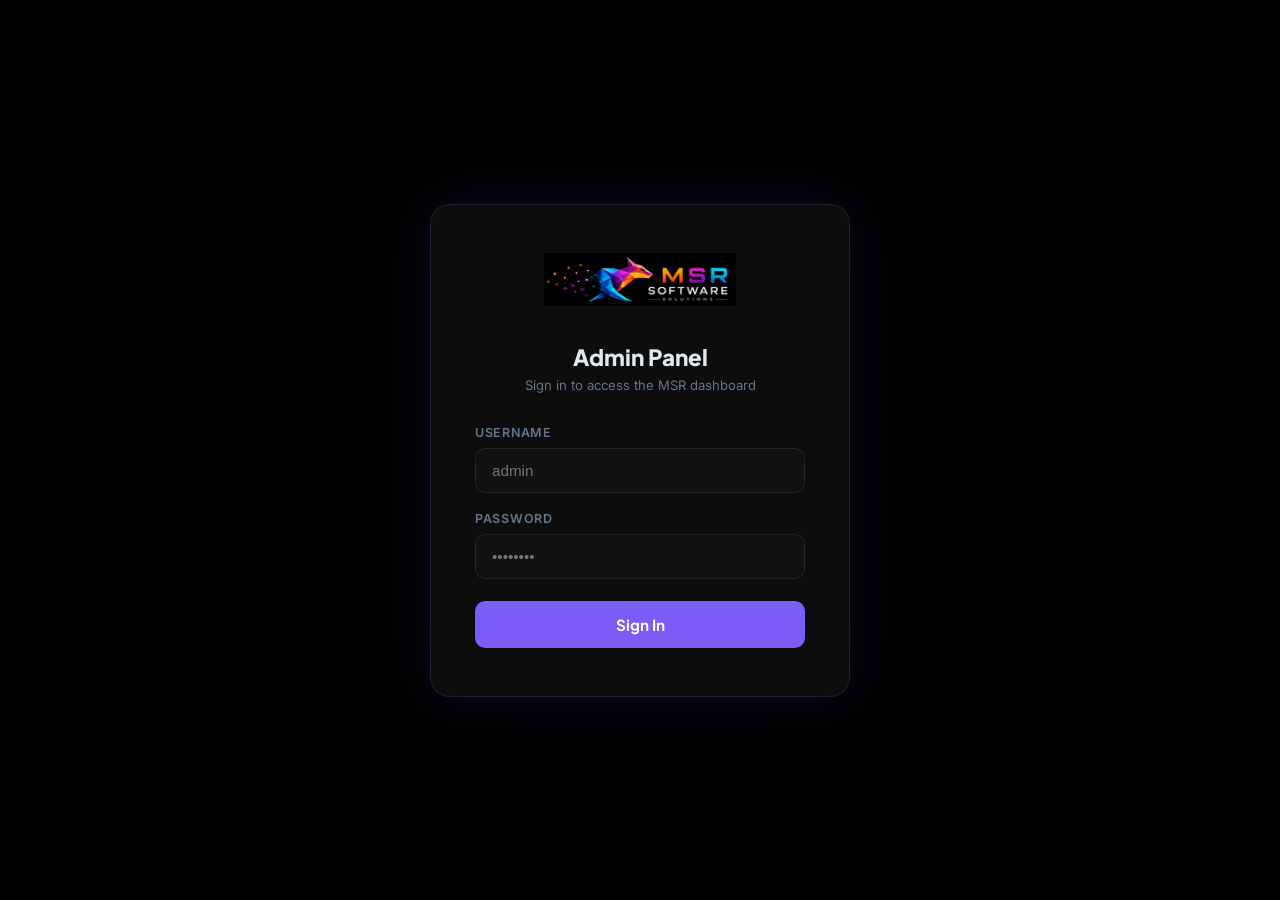
<file: admin.html>
<!DOCTYPE html>
<html lang="en">
<head>
  <meta charset="UTF-8" />
  <meta name="viewport" content="width=device-width, initial-scale=1.0" />
  <title>Admin Panel — MSR Software Solutions</title>
  <style>
    @import url('https://fonts.googleapis.com/css2?family=Plus+Jakarta+Sans:wght@400;500;600;700;800&family=Inter:wght@400;500;600&display=swap');

    *, *::before, *::after { box-sizing: border-box; margin: 0; padding: 0; }

    :root {
      --primary: #7C5CF6;
      --primary-light: #A78BFA;
      --dark: #000000;
      --dark-2: #0A0A0A;
      --dark-3: #111111;
      --dark-4: #1A1A1A;
      --card: #0D0D0D;
      --border: rgba(124,92,246,0.18);
      --text: #e2e8f0;
      --muted: #64748b;
      --green: #22c55e;
      --yellow: #f59e0b;
      --red: #ef4444;
      --blue: #3b82f6;
    }

    body {
      font-family: 'Inter', sans-serif;
      background: var(--dark);
      color: var(--text);
      min-height: 100vh;
      -webkit-font-smoothing: antialiased;
    }

    /* ---- LOGIN ---- */
    #loginScreen {
      display: flex;
      align-items: center;
      justify-content: center;
      min-height: 100vh;
      background: var(--dark);
    }

    .login-box {
      background: var(--card);
      border: 1px solid var(--border);
      border-radius: 20px;
      padding: 48px 44px;
      width: 100%;
      max-width: 420px;
      box-shadow: 0 0 60px rgba(124,92,246,0.12);
    }

    .login-logo {
      text-align: center;
      margin-bottom: 32px;
    }

    .login-logo img {
      height: 54px;
      object-fit: contain;
    }

    .login-title {
      font-family: 'Plus Jakarta Sans', sans-serif;
      font-size: 1.4rem;
      font-weight: 800;
      text-align: center;
      margin-bottom: 6px;
    }

    .login-sub {
      font-size: 0.82rem;
      color: var(--muted);
      text-align: center;
      margin-bottom: 32px;
    }

    .login-box label {
      display: block;
      font-size: 0.78rem;
      font-weight: 600;
      text-transform: uppercase;
      letter-spacing: 0.06em;
      color: var(--muted);
      margin-bottom: 8px;
    }

    .login-box input {
      width: 100%;
      background: var(--dark-3);
      border: 1px solid rgba(255,255,255,0.08);
      border-radius: 10px;
      padding: 13px 16px;
      font-size: 0.95rem;
      color: var(--text);
      margin-bottom: 18px;
      outline: none;
      transition: border-color 0.2s;
    }

    .login-box input:focus {
      border-color: var(--primary);
    }

    .login-btn {
      width: 100%;
      background: var(--primary);
      color: #fff;
      border: none;
      border-radius: 10px;
      padding: 14px;
      font-size: 0.95rem;
      font-weight: 700;
      font-family: 'Plus Jakarta Sans', sans-serif;
      cursor: pointer;
      transition: background 0.2s;
      margin-top: 4px;
    }

    .login-btn:hover { background: #6248d6; }

    .login-error {
      color: var(--red);
      font-size: 0.82rem;
      text-align: center;
      margin-top: 12px;
      display: none;
    }

    /* ---- ADMIN LAYOUT ---- */
    #adminPanel { display: none; }

    .admin-header {
      background: var(--dark-2);
      border-bottom: 1px solid var(--border);
      padding: 0 32px;
      height: 64px;
      display: flex;
      align-items: center;
      justify-content: space-between;
      position: sticky;
      top: 0;
      z-index: 100;
    }

    .admin-header-left {
      display: flex;
      align-items: center;
      gap: 16px;
    }

    .admin-header-left img {
      height: 38px;
      object-fit: contain;
    }

    .admin-header-left h1 {
      font-family: 'Plus Jakarta Sans', sans-serif;
      font-size: 1rem;
      font-weight: 700;
      color: var(--primary-light);
    }

    .admin-logout {
      background: rgba(239,68,68,0.12);
      color: var(--red);
      border: 1px solid rgba(239,68,68,0.25);
      border-radius: 8px;
      padding: 7px 16px;
      font-size: 0.82rem;
      font-weight: 600;
      cursor: pointer;
      transition: background 0.2s;
    }

    .admin-logout:hover { background: rgba(239,68,68,0.22); }

    .admin-body {
      padding: 36px 32px;
      max-width: 1400px;
      margin: 0 auto;
    }

    /* ---- STAT CARDS ---- */
    .stats-grid {
      display: grid;
      grid-template-columns: repeat(4, 1fr);
      gap: 18px;
      margin-bottom: 36px;
    }

    .stat-card {
      background: var(--card);
      border: 1px solid var(--border);
      border-radius: 14px;
      padding: 24px 22px;
    }

    .stat-label {
      font-size: 0.75rem;
      font-weight: 600;
      text-transform: uppercase;
      letter-spacing: 0.07em;
      color: var(--muted);
      margin-bottom: 10px;
    }

    .stat-value {
      font-family: 'Plus Jakarta Sans', sans-serif;
      font-size: 2rem;
      font-weight: 800;
      color: var(--text);
    }

    .stat-sub {
      font-size: 0.78rem;
      color: var(--muted);
      margin-top: 4px;
    }

    .stat-dot {
      display: inline-block;
      width: 8px;
      height: 8px;
      border-radius: 50%;
      margin-right: 6px;
    }

    /* ---- TABS ---- */
    .tabs {
      display: flex;
      gap: 4px;
      background: var(--dark-2);
      border: 1px solid var(--border);
      border-radius: 12px;
      padding: 5px;
      width: fit-content;
      margin-bottom: 24px;
    }

    .tab-btn {
      background: transparent;
      border: none;
      color: var(--muted);
      font-size: 0.85rem;
      font-weight: 600;
      padding: 8px 20px;
      border-radius: 8px;
      cursor: pointer;
      transition: all 0.2s;
      font-family: 'Plus Jakarta Sans', sans-serif;
    }

    .tab-btn.active {
      background: var(--primary);
      color: #fff;
    }

    /* ---- TOOLBAR ---- */
    .table-toolbar {
      display: flex;
      align-items: center;
      justify-content: space-between;
      margin-bottom: 16px;
      gap: 12px;
    }

    .search-box {
      background: var(--dark-3);
      border: 1px solid rgba(255,255,255,0.08);
      border-radius: 10px;
      padding: 9px 14px;
      font-size: 0.88rem;
      color: var(--text);
      width: 260px;
      outline: none;
    }

    .search-box:focus { border-color: var(--primary); }

    .export-btn {
      background: rgba(124,92,246,0.12);
      color: var(--primary-light);
      border: 1px solid var(--border);
      border-radius: 10px;
      padding: 9px 18px;
      font-size: 0.82rem;
      font-weight: 600;
      cursor: pointer;
      transition: background 0.2s;
      font-family: 'Plus Jakarta Sans', sans-serif;
    }

    .export-btn:hover { background: rgba(124,92,246,0.22); }

    .clear-btn {
      background: rgba(239,68,68,0.1);
      color: var(--red);
      border: 1px solid rgba(239,68,68,0.22);
      border-radius: 10px;
      padding: 9px 18px;
      font-size: 0.82rem;
      font-weight: 600;
      cursor: pointer;
      transition: background 0.2s;
      font-family: 'Plus Jakarta Sans', sans-serif;
    }

    .clear-btn:hover { background: rgba(239,68,68,0.2); }

    /* ---- TABLE ---- */
    .table-wrap {
      background: var(--card);
      border: 1px solid var(--border);
      border-radius: 16px;
      overflow: hidden;
    }

    table {
      width: 100%;
      border-collapse: collapse;
    }

    thead tr {
      background: var(--dark-3);
      border-bottom: 1px solid var(--border);
    }

    th {
      padding: 13px 16px;
      font-size: 0.72rem;
      font-weight: 700;
      text-transform: uppercase;
      letter-spacing: 0.07em;
      color: var(--muted);
      text-align: left;
    }

    td {
      padding: 13px 16px;
      font-size: 0.85rem;
      border-bottom: 1px solid rgba(255,255,255,0.04);
      vertical-align: middle;
      max-width: 200px;
      overflow: hidden;
      text-overflow: ellipsis;
      white-space: nowrap;
    }

    tr:last-child td { border-bottom: none; }

    tr:hover td { background: rgba(124,92,246,0.04); }

    .badge {
      display: inline-block;
      padding: 3px 10px;
      border-radius: 20px;
      font-size: 0.72rem;
      font-weight: 700;
      text-transform: uppercase;
      letter-spacing: 0.05em;
    }

    .badge-new { background: rgba(124,92,246,0.18); color: var(--primary-light); }
    .badge-read { background: rgba(100,116,139,0.18); color: var(--muted); }
    .badge-done { background: rgba(34,197,94,0.15); color: var(--green); }
    .badge-contact { background: rgba(59,130,246,0.15); color: var(--blue); }
    .badge-schedule { background: rgba(245,158,11,0.15); color: var(--yellow); }

    .action-btn {
      background: none;
      border: 1px solid rgba(255,255,255,0.1);
      color: var(--muted);
      border-radius: 6px;
      padding: 4px 10px;
      font-size: 0.72rem;
      cursor: pointer;
      margin-right: 4px;
      transition: all 0.2s;
    }

    .action-btn:hover {
      border-color: var(--primary);
      color: var(--primary-light);
    }

    .action-btn.done-btn:hover {
      border-color: var(--green);
      color: var(--green);
    }

    .action-btn.delete-btn:hover {
      border-color: var(--red);
      color: var(--red);
    }

    .empty-state {
      text-align: center;
      padding: 64px 20px;
      color: var(--muted);
    }

    .empty-state svg { margin-bottom: 16px; opacity: 0.3; }
    .empty-state p { font-size: 0.9rem; }

    /* ---- MODAL ---- */
    .modal-overlay {
      position: fixed;
      inset: 0;
      background: rgba(0,0,0,0.7);
      z-index: 999;
      display: none;
      align-items: center;
      justify-content: center;
      padding: 20px;
    }

    .modal-overlay.open { display: flex; }

    .modal {
      background: var(--dark-3);
      border: 1px solid var(--border);
      border-radius: 20px;
      padding: 36px;
      max-width: 580px;
      width: 100%;
      max-height: 90vh;
      overflow-y: auto;
    }

    .modal-header {
      display: flex;
      justify-content: space-between;
      align-items: center;
      margin-bottom: 24px;
    }

    .modal-title {
      font-family: 'Plus Jakarta Sans', sans-serif;
      font-size: 1.1rem;
      font-weight: 700;
    }

    .modal-close {
      background: none;
      border: none;
      color: var(--muted);
      cursor: pointer;
      font-size: 1.3rem;
      line-height: 1;
    }

    .modal-row {
      display: grid;
      grid-template-columns: 140px 1fr;
      gap: 10px;
      padding: 10px 0;
      border-bottom: 1px solid rgba(255,255,255,0.05);
      font-size: 0.85rem;
    }

    .modal-row:last-child { border-bottom: none; }

    .modal-key {
      font-size: 0.75rem;
      font-weight: 600;
      color: var(--muted);
      text-transform: uppercase;
      letter-spacing: 0.05em;
      padding-top: 2px;
    }

    .modal-val { color: var(--text); word-break: break-word; white-space: pre-wrap; }

    @media (max-width: 900px) {
      .stats-grid { grid-template-columns: repeat(2, 1fr); }
      .admin-body { padding: 20px 16px; }
      td, th { padding: 10px 12px; }
    }
  </style>
</head>
<body>

<!-- ===================== LOGIN ===================== -->
<div id="loginScreen">
  <div class="login-box">
    <div class="login-logo">
      <img src="MSR LOGO .png" alt="MSR Software Solutions" />
    </div>
    <h2 class="login-title">Admin Panel</h2>
    <p class="login-sub">Sign in to access the MSR dashboard</p>

    <label for="adminUser">Username</label>
    <input type="text" id="adminUser" placeholder="admin" autocomplete="username" />

    <label for="adminPass">Password</label>
    <input type="password" id="adminPass" placeholder="••••••••" autocomplete="current-password" />

    <button class="login-btn" onclick="doLogin()">Sign In</button>
    <div class="login-error" id="loginError">Incorrect credentials. Please try again.</div>
  </div>
</div>

<!-- ===================== ADMIN PANEL ===================== -->
<div id="adminPanel">

  <header class="admin-header">
    <div class="admin-header-left">
      <img src="MSR LOGO .png" alt="MSR" />
      <h1>Admin Dashboard</h1>
    </div>
    <button class="admin-logout" onclick="doLogout()">Logout</button>
  </header>

  <div class="admin-body">

    <!-- Stats -->
    <div class="stats-grid" id="statsGrid"></div>

    <!-- Tabs -->
    <div class="tabs">
      <button class="tab-btn active" onclick="switchTab('all', this)">All Submissions</button>
      <button class="tab-btn" onclick="switchTab('contact', this)">Contact Forms</button>
      <button class="tab-btn" onclick="switchTab('schedule', this)">Schedule Calls</button>
    </div>

    <!-- Toolbar -->
    <div class="table-toolbar">
      <input type="text" class="search-box" id="searchBox" placeholder="Search by name, email, service…" oninput="renderTable()" />
      <div style="display:flex;gap:8px">
        <button class="export-btn" onclick="exportCSV()">⬇ Export CSV</button>
        <button class="clear-btn" onclick="clearAll()">🗑 Clear All</button>
      </div>
    </div>

    <!-- Table -->
    <div class="table-wrap">
      <table id="dataTable">
        <thead>
          <tr>
            <th>#</th>
            <th>Type</th>
            <th>Date</th>
            <th>Name</th>
            <th>Email</th>
            <th>Phone</th>
            <th>Service / Topic</th>
            <th>Status</th>
            <th>Actions</th>
          </tr>
        </thead>
        <tbody id="tableBody"></tbody>
      </table>
    </div>

  </div>
</div>

<!-- Detail Modal -->
<div class="modal-overlay" id="detailModal">
  <div class="modal">
    <div class="modal-header">
      <span class="modal-title">Submission Detail</span>
      <button class="modal-close" onclick="closeModal()">✕</button>
    </div>
    <div id="modalContent"></div>
  </div>
</div>

<script>
  const ADMIN_USER = 'admin';
  const ADMIN_PASS = 'msr@2025';
  const STORAGE_KEY = 'msr_submissions';

  let currentTab = 'all';

  function doLogin() {
    const u = document.getElementById('adminUser').value.trim();
    const p = document.getElementById('adminPass').value;
    if (u === ADMIN_USER && p === ADMIN_PASS) {
      document.getElementById('loginScreen').style.display = 'none';
      document.getElementById('adminPanel').style.display = 'block';
      renderStats();
      renderTable();
    } else {
      document.getElementById('loginError').style.display = 'block';
    }
  }

  document.getElementById('adminPass').addEventListener('keydown', e => {
    if (e.key === 'Enter') doLogin();
  });

  function doLogout() {
    document.getElementById('adminPanel').style.display = 'none';
    document.getElementById('loginScreen').style.display = 'flex';
    document.getElementById('adminUser').value = '';
    document.getElementById('adminPass').value = '';
  }

  function getSubmissions() {
    return JSON.parse(localStorage.getItem(STORAGE_KEY) || '[]');
  }

  function saveSubmissions(data) {
    localStorage.setItem(STORAGE_KEY, JSON.stringify(data));
  }

  function renderStats() {
    const all = getSubmissions();
    const contacts = all.filter(s => s.type === 'contact');
    const schedules = all.filter(s => s.type === 'schedule');
    const newCount = all.filter(s => s.status === 'new').length;

    const today = new Date().toDateString();
    const todayCount = all.filter(s => new Date(s.date).toDateString() === today).length;

    document.getElementById('statsGrid').innerHTML = `
      <div class="stat-card">
        <div class="stat-label">Total Submissions</div>
        <div class="stat-value">${all.length}</div>
        <div class="stat-sub">All time</div>
      </div>
      <div class="stat-card">
        <div class="stat-label"><span class="stat-dot" style="background:#7C5CF6"></span>Contact Forms</div>
        <div class="stat-value">${contacts.length}</div>
        <div class="stat-sub">Messages received</div>
      </div>
      <div class="stat-card">
        <div class="stat-label"><span class="stat-dot" style="background:#f59e0b"></span>Schedule Calls</div>
        <div class="stat-value">${schedules.length}</div>
        <div class="stat-sub">Call requests</div>
      </div>
      <div class="stat-card">
        <div class="stat-label"><span class="stat-dot" style="background:#22c55e"></span>Today</div>
        <div class="stat-value">${todayCount}</div>
        <div class="stat-sub">${newCount} unread total</div>
      </div>
    `;
  }

  function switchTab(tab, btn) {
    currentTab = tab;
    document.querySelectorAll('.tab-btn').forEach(b => b.classList.remove('active'));
    btn.classList.add('active');
    renderTable();
  }

  function renderTable() {
    const query = document.getElementById('searchBox').value.toLowerCase();
    let data = getSubmissions();

    if (currentTab !== 'all') data = data.filter(s => s.type === currentTab);

    if (query) {
      data = data.filter(s =>
        (s.firstName + ' ' + s.lastName + ' ' + s.name + ' ' + s.email + ' ' +
         s.phone + ' ' + s.service + ' ' + s.topic + ' ' + s.organization).toLowerCase().includes(query)
      );
    }

    const tbody = document.getElementById('tableBody');

    if (data.length === 0) {
      tbody.innerHTML = `<tr><td colspan="9">
        <div class="empty-state">
          <svg width="48" height="48" viewBox="0 0 24 24" fill="none" stroke="currentColor" stroke-width="1.5"><path d="M9 5H7a2 2 0 00-2 2v12a2 2 0 002 2h10a2 2 0 002-2V7a2 2 0 00-2-2h-2"/><rect x="9" y="3" width="6" height="4" rx="1"/></svg>
          <p>No submissions yet</p>
        </div>
      </td></tr>`;
      return;
    }

    tbody.innerHTML = data.map((s, i) => {
      const name = s.type === 'contact' ? (s.firstName + ' ' + s.lastName).trim() : (s.name || '—');
      const service = s.type === 'contact' ? (s.service || '—') : (s.topic || '—');
      const date = new Date(s.date).toLocaleString('en-IN', { day:'2-digit', month:'short', year:'numeric', hour:'2-digit', minute:'2-digit' });
      const statusClass = s.status === 'new' ? 'badge-new' : s.status === 'done' ? 'badge-done' : 'badge-read';
      const typeClass = s.type === 'contact' ? 'badge-contact' : 'badge-schedule';

      return `<tr>
        <td style="color:var(--muted);font-size:0.75rem">${i + 1}</td>
        <td><span class="badge ${typeClass}">${s.type === 'contact' ? 'Contact' : 'Schedule'}</span></td>
        <td style="color:var(--muted);font-size:0.78rem">${date}</td>
        <td style="font-weight:600">${name || '—'}</td>
        <td style="color:var(--primary-light)">${s.email || '—'}</td>
        <td>${s.phone || '—'}</td>
        <td>${service}</td>
        <td><span class="badge ${statusClass}">${s.status}</span></td>
        <td style="white-space:nowrap">
          <button class="action-btn" onclick="viewDetail('${s.id}')">View</button>
          <button class="action-btn done-btn" onclick="markStatus('${s.id}','done')">✓ Done</button>
          <button class="action-btn delete-btn" onclick="deleteEntry('${s.id}')">✕</button>
        </td>
      </tr>`;
    }).join('');
  }

  function markStatus(id, status) {
    const data = getSubmissions();
    const entry = data.find(s => String(s.id) === String(id));
    if (entry) { entry.status = status; saveSubmissions(data); renderStats(); renderTable(); }
  }

  function deleteEntry(id) {
    if (!confirm('Delete this entry?')) return;
    const data = getSubmissions().filter(s => String(s.id) !== String(id));
    saveSubmissions(data);
    renderStats();
    renderTable();
  }

  function viewDetail(id) {
    const data = getSubmissions();
    const s = data.find(x => String(x.id) === String(id));
    if (!s) return;

    if (s.status === 'new') markStatus(id, 'read');

    const name = s.type === 'contact' ? (s.firstName + ' ' + s.lastName).trim() : s.name;
    const rows = s.type === 'contact' ? [
      ['Type', '<span class="badge badge-contact">Contact Form</span>'],
      ['Date', new Date(s.date).toLocaleString('en-IN')],
      ['Name', name || '—'],
      ['Email', s.email || '—'],
      ['Phone', s.phone || '—'],
      ['Organization', s.organization || '—'],
      ['Service', s.service || '—'],
      ['Budget', s.budget || '—'],
      ['Message', s.message || '—'],
      ['Status', `<span class="badge badge-${s.status === 'done' ? 'done' : 'read'}">${s.status}</span>`],
    ] : [
      ['Type', '<span class="badge badge-schedule">Schedule Call</span>'],
      ['Date Submitted', new Date(s.date).toLocaleString('en-IN')],
      ['Name', s.name || '—'],
      ['Email', s.email || '—'],
      ['Phone', s.phone || '—'],
      ['Preferred Date', s.preferredDate || '—'],
      ['Preferred Time', s.preferredTime || '—'],
      ['Topic', s.topic || '—'],
      ['Status', `<span class="badge badge-${s.status === 'done' ? 'done' : 'read'}">${s.status}</span>`],
    ];

    document.getElementById('modalContent').innerHTML = rows.map(([k, v]) =>
      `<div class="modal-row"><div class="modal-key">${k}</div><div class="modal-val">${v}</div></div>`
    ).join('');

    document.getElementById('detailModal').classList.add('open');
    renderTable();
  }

  function closeModal() {
    document.getElementById('detailModal').classList.remove('open');
  }

  document.getElementById('detailModal').addEventListener('click', function(e) {
    if (e.target === this) closeModal();
  });

  function exportCSV() {
    const data = getSubmissions();
    if (!data.length) { alert('No data to export.'); return; }

    const headers = ['#','Type','Date','Name','Email','Phone','Organization','Service/Topic','Budget','Message/PreferredDate','PreferredTime','Status'];
    const rows = data.map((s, i) => {
      const name = s.type === 'contact' ? (s.firstName + ' ' + s.lastName).trim() : (s.name || '');
      return [
        i+1, s.type,
        new Date(s.date).toLocaleString('en-IN'),
        name, s.email||'', s.phone||'',
        s.organization||'',
        s.service||s.topic||'',
        s.budget||'',
        s.message||s.preferredDate||'',
        s.preferredTime||'',
        s.status
      ].map(v => '"' + String(v).replace(/"/g,'""') + '"').join(',');
    });

    const csv = [headers.join(','), ...rows].join('\n');
    const blob = new Blob([csv], { type: 'text/csv' });
    const url = URL.createObjectURL(blob);
    const a = document.createElement('a');
    a.href = url;
    a.download = 'msr_submissions_' + new Date().toISOString().slice(0,10) + '.csv';
    a.click();
    URL.revokeObjectURL(url);
  }

  function clearAll() {
    if (!confirm('Clear ALL submissions? This cannot be undone.')) return;
    localStorage.removeItem(STORAGE_KEY);
    renderStats();
    renderTable();
  }
</script>
</body>
</html>
</file>
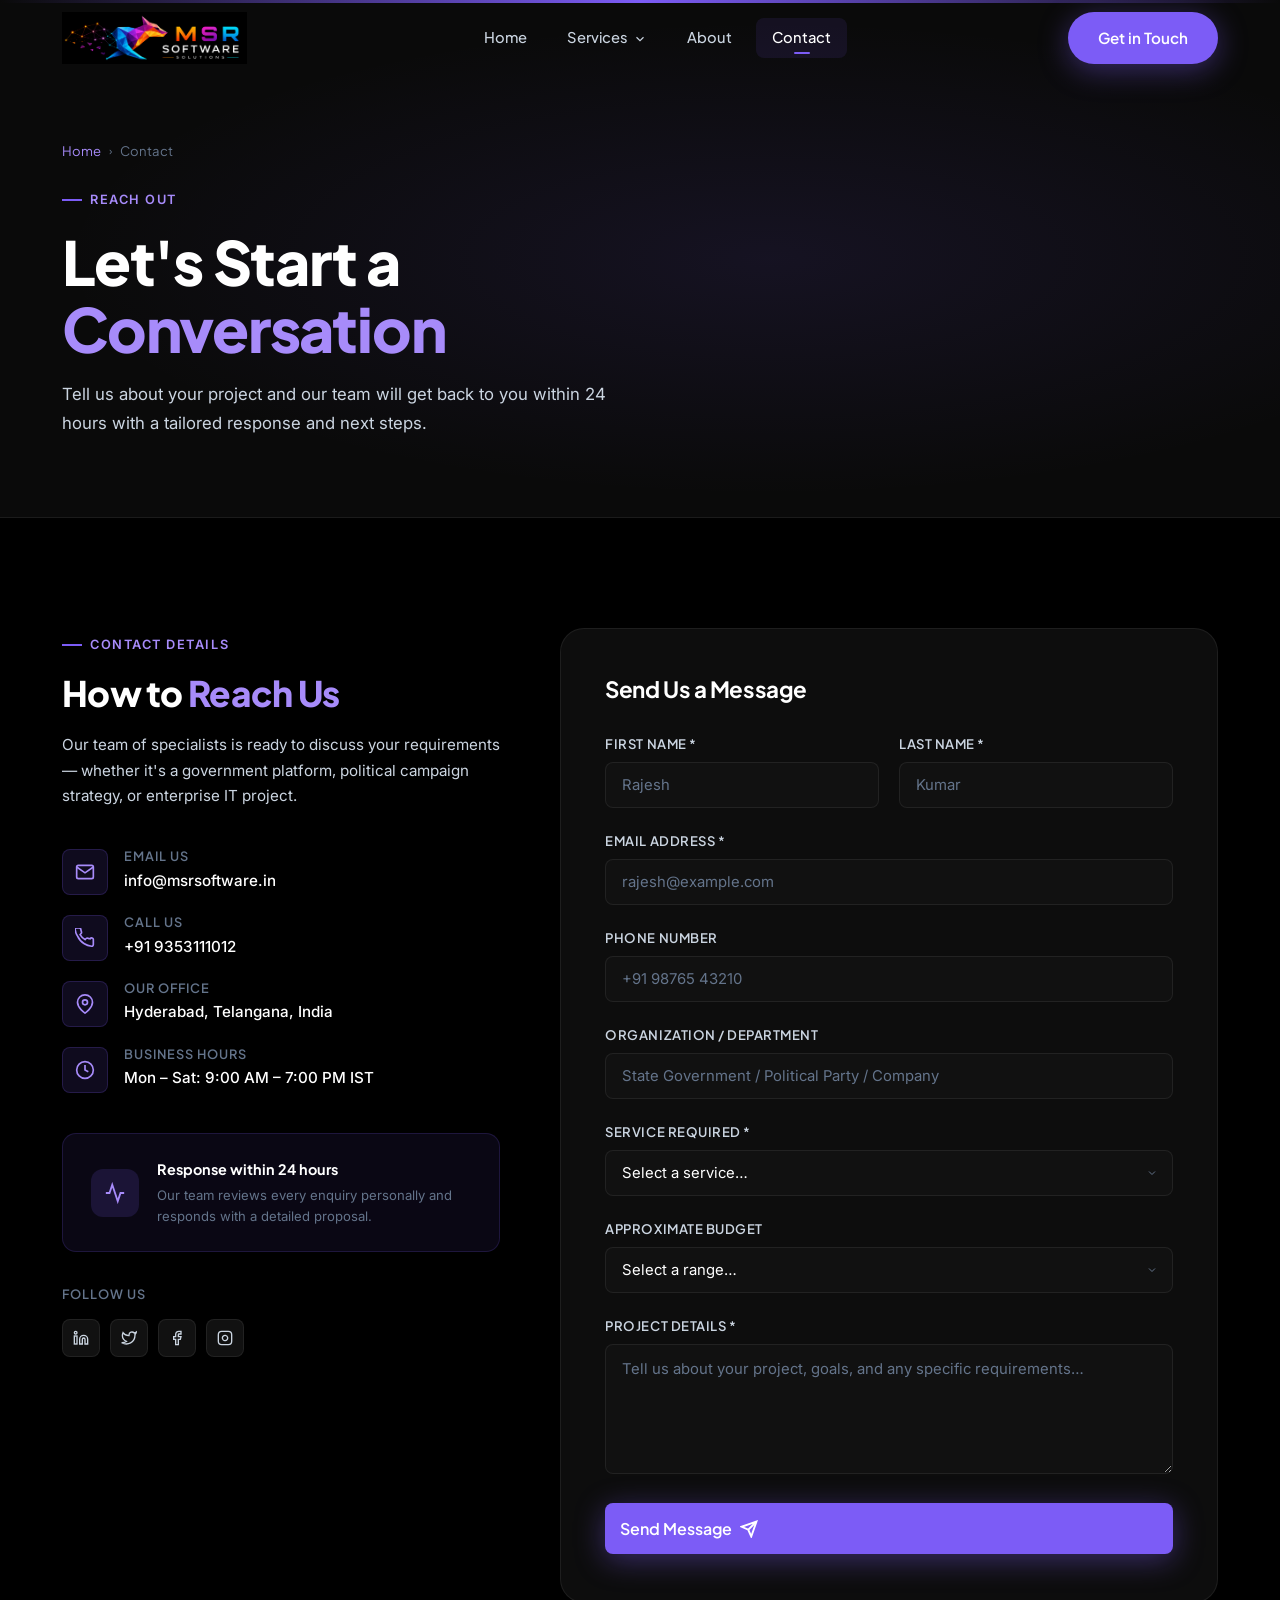
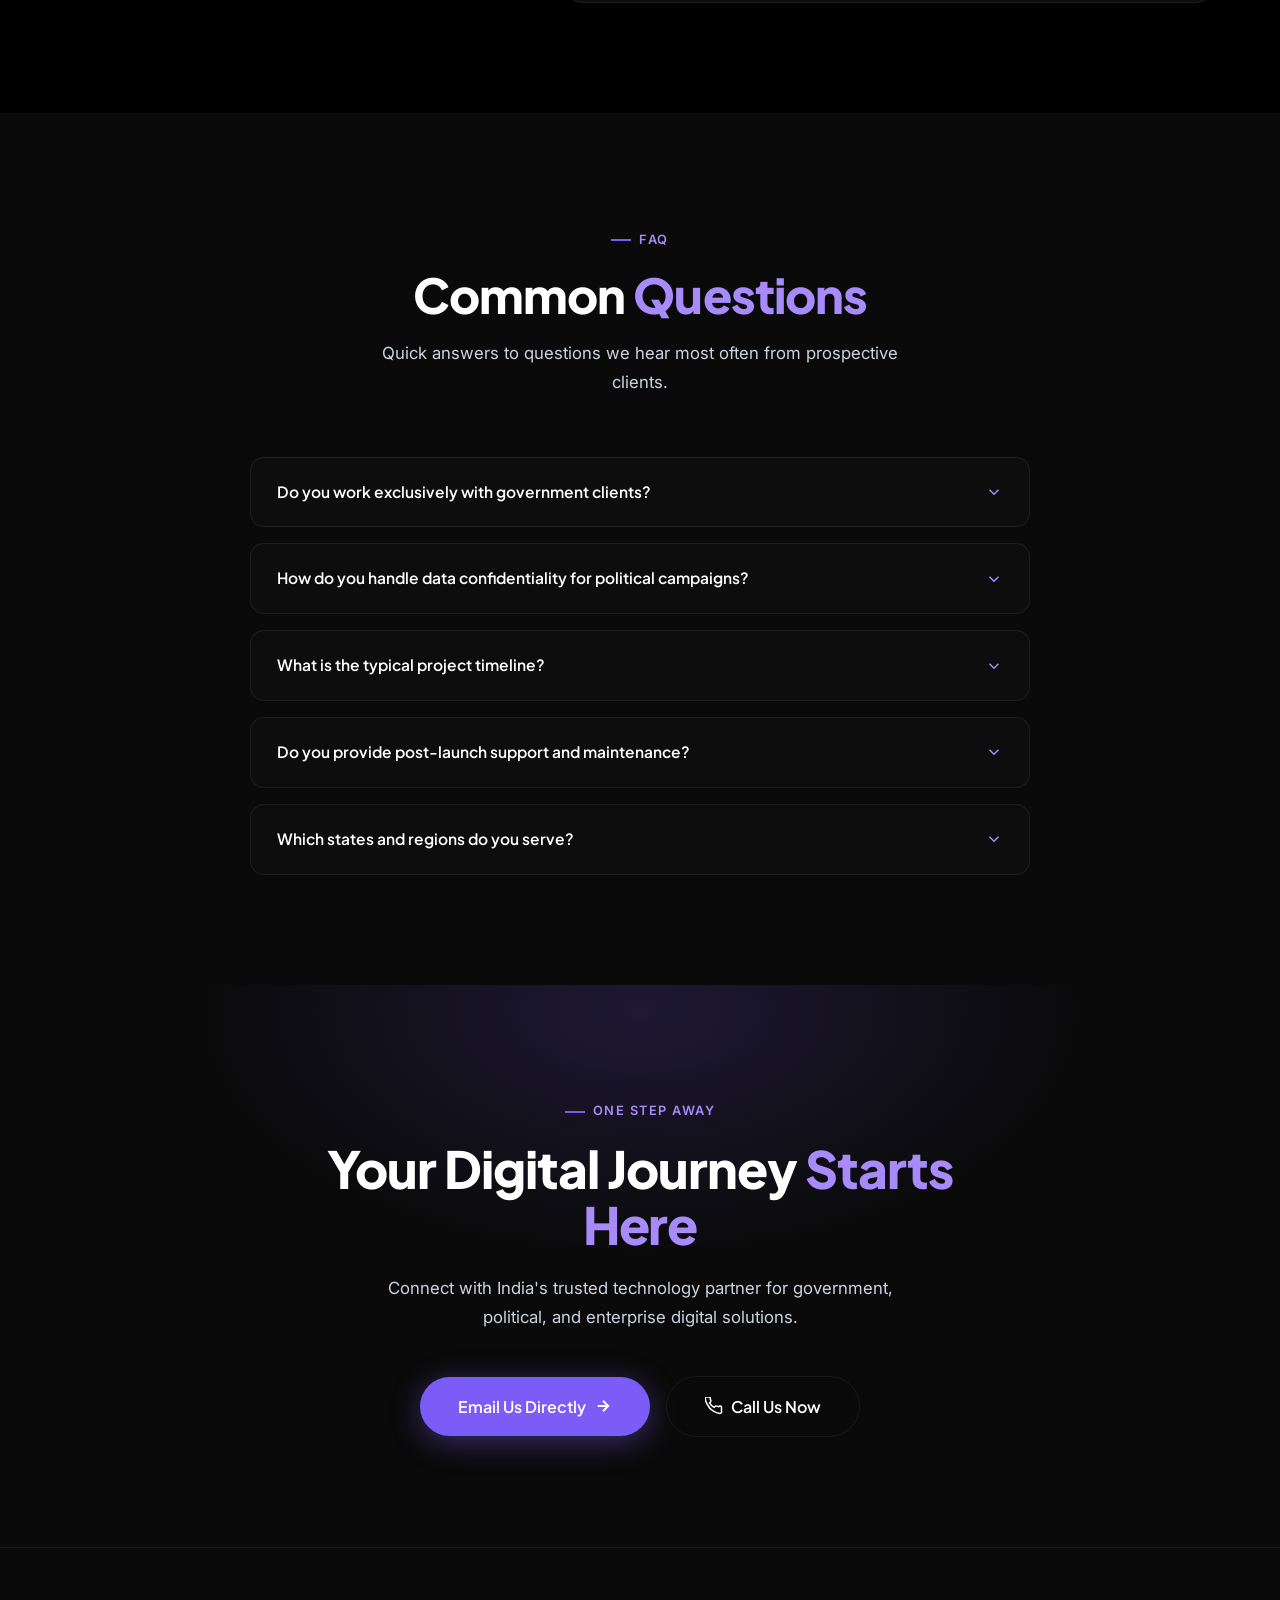
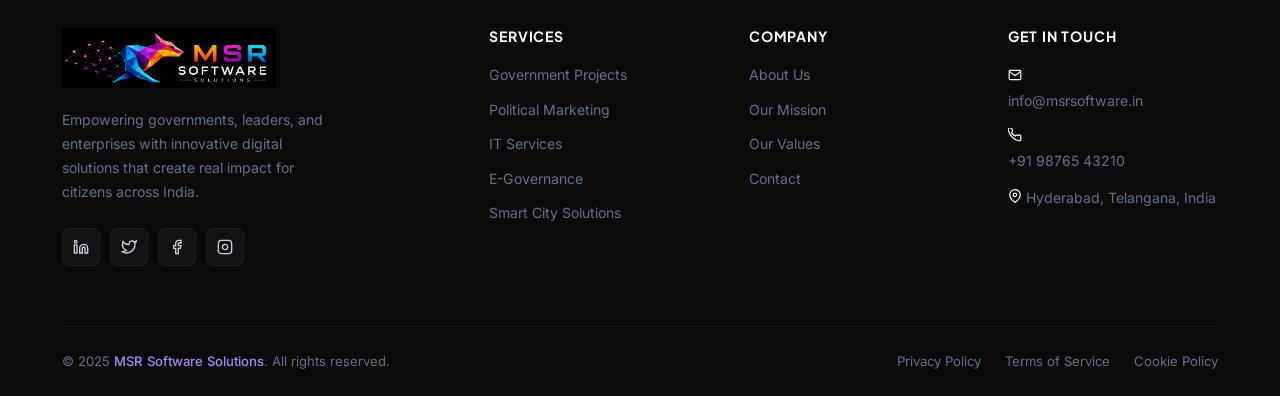
<file: contact.html>
<!DOCTYPE html>
<html lang="en">
<head>
  <meta charset="UTF-8" />
  <meta name="viewport" content="width=device-width, initial-scale=1.0" />
  <meta name="description" content="Contact MSR Software Solutions — Reach our team for government projects, political campaigns, or IT services." />
  <title>Contact Us — MSR Software Solutions</title>
  <link rel="icon" type="image/png" href="MSR LOGO .png" />
  <link rel="stylesheet" href="css/style.css" />
</head>
<body>

<!-- ===================== NAVIGATION ===================== -->
<nav class="nav">
  <div class="nav-inner">
    <a href="index.html" class="nav-logo">
      <img src="MSR LOGO .png" alt="MSR Software Solutions" class="nav-logo-img" />
    </a>
    <div class="nav-links">
      <a href="index.html" class="nav-link">Home</a>
      <div class="nav-item">
        <a href="services.html" class="nav-link">Services <svg xmlns="http://www.w3.org/2000/svg" width="14" height="14" viewBox="0 0 24 24" fill="none" stroke="currentColor" stroke-width="2" style="display:inline;margin-left:2px;vertical-align:middle"><path d="M6 9l6 6 6-6"/></svg></a>
        <div class="nav-dropdown">
          <a href="services.html#government"><svg xmlns="http://www.w3.org/2000/svg" viewBox="0 0 24 24" fill="none" stroke="currentColor" stroke-width="2"><path d="M3 9l9-7 9 7v11a2 2 0 01-2 2H5a2 2 0 01-2-2z"/><polyline points="9,22 9,12 15,12 15,22"/></svg>Government Projects</a>
          <a href="services.html#political"><svg xmlns="http://www.w3.org/2000/svg" viewBox="0 0 24 24" fill="none" stroke="currentColor" stroke-width="2"><path d="M17 21v-2a4 4 0 00-4-4H5a4 4 0 00-4 4v2"/><circle cx="9" cy="7" r="4"/></svg>Political Digital Marketing</a>
          <a href="services.html#it"><svg xmlns="http://www.w3.org/2000/svg" viewBox="0 0 24 24" fill="none" stroke="currentColor" stroke-width="2"><rect x="2" y="3" width="20" height="14" rx="2"/><line x1="8" y1="21" x2="16" y2="21"/><line x1="12" y1="17" x2="12" y2="21"/></svg>IT Services</a>
        </div>
      </div>
      <a href="about.html" class="nav-link">About</a>
      <a href="contact.html" class="nav-link active">Contact</a>
    </div>
    <div class="nav-cta">
      <a href="contact.html" class="btn btn-primary">Get in Touch</a>
    </div>
    <button class="nav-hamburger" aria-label="Menu"><span></span><span></span><span></span></button>
  </div>
</nav>

<!-- Mobile Nav -->
<div class="mobile-nav">
  <div class="mobile-nav-overlay"></div>
  <div class="mobile-nav-drawer">
    <div class="mobile-nav-header">
      <img src="MSR LOGO .png" alt="MSR Software Solutions" class="nav-logo-img" />
      <button class="mobile-nav-close" aria-label="Close">
        <svg xmlns="http://www.w3.org/2000/svg" width="18" height="18" viewBox="0 0 24 24" fill="none" stroke="currentColor" stroke-width="2"><line x1="18" y1="6" x2="6" y2="18"/><line x1="6" y1="6" x2="18" y2="18"/></svg>
      </button>
    </div>
    <a href="index.html" class="mobile-nav-link">Home</a>
    <a href="services.html" class="mobile-nav-link">Services</a>
    <a href="about.html" class="mobile-nav-link">About</a>
    <a href="contact.html" class="mobile-nav-link active">Contact</a>
    <div class="mobile-nav-divider"></div>
    <div class="mobile-nav-cta">
      <a href="contact.html" class="btn btn-primary" style="width:100%;justify-content:center">Get in Touch</a>
    </div>
  </div>
</div>

<!-- ===================== PAGE HERO ===================== -->
<section class="page-hero">
  <div class="page-hero-bg"></div>
  <div class="container">
    <div class="page-hero-content">
      <div class="breadcrumb">
        <a href="index.html">Home</a>
        <span class="breadcrumb-sep">›</span>
        <span>Contact</span>
      </div>
      <div class="section-label">Reach Out</div>
      <h1 class="section-title" style="font-size:clamp(2.4rem,5vw,3.8rem);max-width:660px">
        Let's Start a <span class="highlight">Conversation</span>
      </h1>
      <p class="section-subtitle" style="margin-top:18px;max-width:560px">
        Tell us about your project and our team will get back to you within 24 hours with a tailored response and next steps.
      </p>
    </div>
  </div>
</section>

<!-- ===================== CONTACT MAIN ===================== -->
<section class="section-pad" style="background:var(--dark)">
  <div class="container">
    <div class="contact-grid">

      <!-- Left: Info -->
      <div class="contact-info reveal">
        <div class="section-label">Contact Details</div>
        <h2>How to <span class="highlight">Reach Us</span></h2>
        <p>Our team of specialists is ready to discuss your requirements — whether it's a government platform, political campaign strategy, or enterprise IT project.</p>

        <div class="contact-details">
          <div class="contact-detail">
            <div class="contact-detail-icon">
              <svg xmlns="http://www.w3.org/2000/svg" viewBox="0 0 24 24" fill="none" stroke="currentColor" stroke-width="2"><path d="M4 4h16c1.1 0 2 .9 2 2v12c0 1.1-.9 2-2 2H4c-1.1 0-2-.9-2-2V6c0-1.1.9-2 2-2z"/><polyline points="22,6 12,13 2,6"/></svg>
            </div>
            <div>
              <h5>Email Us</h5>
              <a href="mailto:info@msrsoftware.in">info@msrsoftware.in</a>
            </div>
          </div>

          <div class="contact-detail">
            <div class="contact-detail-icon">
              <svg xmlns="http://www.w3.org/2000/svg" viewBox="0 0 24 24" fill="none" stroke="currentColor" stroke-width="2"><path d="M22 16.92v3a2 2 0 01-2.18 2 19.79 19.79 0 01-8.63-3.07A19.5 19.5 0 013.07 9.8 19.79 19.79 0 01.07 1.18 2 2 0 012 0h3a2 2 0 012 1.72 12.84 12.84 0 00.7 2.81 2 2 0 01-.45 2.11L6.09 7.91a16 16 0 006 6l1.27-1.27a2 2 0 012.11-.45 12.84 12.84 0 002.81.7A2 2 0 0122 14v2.92z"/></svg>
            </div>
            <div>
              <h5>Call Us</h5>
              <a href="tel:+919353111012">+91 9353111012</a>
            </div>
          </div>

          <div class="contact-detail">
            <div class="contact-detail-icon">
              <svg xmlns="http://www.w3.org/2000/svg" viewBox="0 0 24 24" fill="none" stroke="currentColor" stroke-width="2"><path d="M21 10c0 7-9 13-9 13s-9-6-9-13a9 9 0 0118 0z"/><circle cx="12" cy="10" r="3"/></svg>
            </div>
            <div>
              <h5>Our Office</h5>
              <p>Hyderabad, Telangana, India</p>
            </div>
          </div>

          <div class="contact-detail">
            <div class="contact-detail-icon">
              <svg xmlns="http://www.w3.org/2000/svg" viewBox="0 0 24 24" fill="none" stroke="currentColor" stroke-width="2"><circle cx="12" cy="12" r="10"/><polyline points="12 6 12 12 16 14"/></svg>
            </div>
            <div>
              <h5>Business Hours</h5>
              <p>Mon – Sat: 9:00 AM – 7:00 PM IST</p>
            </div>
          </div>
        </div>

        <!-- Response time badge -->
        <div style="margin-top:40px;background:rgba(124,92,246,0.08);border:1px solid rgba(124,92,246,0.18);border-radius:var(--radius-md);padding:24px 28px;display:flex;align-items:center;gap:18px">
          <div style="width:48px;height:48px;background:rgba(124,92,246,0.15);border-radius:12px;display:flex;align-items:center;justify-content:center;flex-shrink:0">
            <svg xmlns="http://www.w3.org/2000/svg" width="22" height="22" viewBox="0 0 24 24" fill="none" stroke="var(--primary-light)" stroke-width="2"><polyline points="22 12 18 12 15 21 9 3 6 12 2 12"/></svg>
          </div>
          <div>
            <div style="font-size:0.9rem;font-weight:700;font-family:var(--font-head);color:var(--white);margin-bottom:4px">Response within 24 hours</div>
            <div style="font-size:0.82rem;color:var(--text-muted)">Our team reviews every enquiry personally and responds with a detailed proposal.</div>
          </div>
        </div>

        <!-- Socials -->
        <div style="margin-top:32px">
          <div style="font-size:0.8rem;font-weight:600;text-transform:uppercase;letter-spacing:0.08em;color:var(--text-muted);margin-bottom:14px;font-family:var(--font-head)">Follow Us</div>
          <div class="footer-socials">
            <a href="#" class="social-btn" aria-label="LinkedIn">
              <svg xmlns="http://www.w3.org/2000/svg" viewBox="0 0 24 24" fill="none" stroke="currentColor" stroke-width="2"><path d="M16 8a6 6 0 016 6v7h-4v-7a2 2 0 00-2-2 2 2 0 00-2 2v7h-4v-7a6 6 0 016-6z"/><rect x="2" y="9" width="4" height="12"/><circle cx="4" cy="4" r="2"/></svg>
            </a>
            <a href="#" class="social-btn" aria-label="Twitter">
              <svg xmlns="http://www.w3.org/2000/svg" viewBox="0 0 24 24" fill="none" stroke="currentColor" stroke-width="2"><path d="M23 3a10.9 10.9 0 01-3.14 1.53 4.48 4.48 0 00-7.86 3v1A10.66 10.66 0 013 4s-4 9 5 13a11.64 11.64 0 01-7 2c9 5 20 0 20-11.5a4.5 4.5 0 00-.08-.83A7.72 7.72 0 0023 3z"/></svg>
            </a>
            <a href="#" class="social-btn" aria-label="Facebook">
              <svg xmlns="http://www.w3.org/2000/svg" viewBox="0 0 24 24" fill="none" stroke="currentColor" stroke-width="2"><path d="M18 2h-3a5 5 0 00-5 5v3H7v4h3v8h4v-8h3l1-4h-4V7a1 1 0 011-1h3z"/></svg>
            </a>
            <a href="#" class="social-btn" aria-label="Instagram">
              <svg xmlns="http://www.w3.org/2000/svg" viewBox="0 0 24 24" fill="none" stroke="currentColor" stroke-width="2"><rect x="2" y="2" width="20" height="20" rx="5" ry="5"/><path d="M16 11.37A4 4 0 1112.63 8 4 4 0 0116 11.37z"/><line x1="17.5" y1="6.5" x2="17.51" y2="6.5"/></svg>
            </a>
          </div>
        </div>
      </div>

      <!-- Right: Form -->
      <div class="reveal reveal-delay-2">
        <div class="contact-form-wrap">
          <h3>Send Us a Message</h3>

          <form id="contactForm" novalidate>
            <div class="form-row">
              <div class="form-group">
                <label class="form-label" for="firstName">First Name *</label>
                <input type="text" id="firstName" name="firstName" class="form-input" placeholder="Rajesh" required />
              </div>
              <div class="form-group">
                <label class="form-label" for="lastName">Last Name *</label>
                <input type="text" id="lastName" name="lastName" class="form-input" placeholder="Kumar" required />
              </div>
            </div>

            <div class="form-group">
              <label class="form-label" for="email">Email Address *</label>
              <input type="email" id="email" name="email" class="form-input" placeholder="rajesh@example.com" required />
            </div>

            <div class="form-group">
              <label class="form-label" for="phone">Phone Number</label>
              <input type="tel" id="phone" name="phone" class="form-input" placeholder="+91 98765 43210" />
            </div>

            <div class="form-group">
              <label class="form-label" for="organization">Organization / Department</label>
              <input type="text" id="organization" name="organization" class="form-input" placeholder="State Government / Political Party / Company" />
            </div>

            <div class="form-group">
              <label class="form-label" for="service">Service Required *</label>
              <select id="service" name="service" class="form-select" required>
                <option value="" disabled selected>Select a service…</option>
                <option value="government">Government Projects</option>
                <option value="political">Political Digital Marketing</option>
                <option value="it">IT Services</option>
                <option value="egovernance">E-Governance Platform</option>
                <option value="smartcity">Smart City Solutions</option>
                <option value="cloud">Cloud &amp; Infrastructure</option>
                <option value="other">Other / Not Sure</option>
              </select>
            </div>

            <div class="form-group">
              <label class="form-label" for="budget">Approximate Budget</label>
              <select id="budget" name="budget" class="form-select">
                <option value="" disabled selected>Select a range…</option>
                <option value="under10">Under ₹10 Lakhs</option>
                <option value="10to50">₹10 – 50 Lakhs</option>
                <option value="50to2cr">₹50 Lakhs – 2 Crore</option>
                <option value="above2cr">Above ₹2 Crore</option>
                <option value="discuss">Prefer to Discuss</option>
              </select>
            </div>

            <div class="form-group">
              <label class="form-label" for="message">Project Details *</label>
              <textarea id="message" name="message" class="form-textarea" placeholder="Tell us about your project, goals, and any specific requirements…" required></textarea>
            </div>

            <button type="submit" class="btn btn-primary form-submit">
              Send Message
              <svg xmlns="http://www.w3.org/2000/svg" width="18" height="18" viewBox="0 0 24 24" fill="none" stroke="currentColor" stroke-width="2.5"><line x1="22" y1="2" x2="11" y2="13"/><polygon points="22 2 15 22 11 13 2 9 22 2"/></svg>
            </button>
          </form>

          <!-- Success state -->
          <div class="form-success">
            <div class="form-success-icon">
              <svg xmlns="http://www.w3.org/2000/svg" width="28" height="28" viewBox="0 0 24 24" fill="none" stroke="#22c55e" stroke-width="2.5"><polyline points="20 6 9 17 4 12"/></svg>
            </div>
            <h4 style="font-size:1.2rem;font-weight:700;font-family:var(--font-head);margin-bottom:10px">Message Sent!</h4>
            <p style="font-size:0.9rem;color:var(--text-muted)">Thank you for reaching out. Our team will review your enquiry and respond within 24 hours.</p>
          </div>
        </div>
      </div>

    </div>
  </div>
</section>

<!-- ===================== FAQ ===================== -->
<section class="section-pad" style="background:var(--dark-2)">
  <div class="container">
    <div class="text-center reveal">
      <div class="section-label">FAQ</div>
      <h2 class="section-title">Common <span class="highlight">Questions</span></h2>
      <p class="section-subtitle">Quick answers to questions we hear most often from prospective clients.</p>
    </div>

    <div style="max-width:780px;margin:60px auto 0;display:flex;flex-direction:column;gap:16px">

      <details style="background:var(--card-bg);border:1px solid var(--border-light);border-radius:var(--radius-md);overflow:hidden;transition:var(--transition)" class="reveal">
        <summary style="padding:22px 26px;cursor:pointer;font-size:0.97rem;font-weight:600;font-family:var(--font-head);color:var(--white);list-style:none;display:flex;align-items:center;justify-content:space-between;gap:16px">
          Do you work exclusively with government clients?
          <svg xmlns="http://www.w3.org/2000/svg" width="18" height="18" viewBox="0 0 24 24" fill="none" stroke="var(--primary-light)" stroke-width="2" style="flex-shrink:0"><path d="M6 9l6 6 6-6"/></svg>
        </summary>
        <div style="padding:0 26px 22px;font-size:0.9rem;color:var(--text-body);line-height:1.7;border-top:1px solid var(--border-light);margin-top:-1px;padding-top:20px">
          No. While government and public sector projects are a core strength, we also serve political leaders, parties, enterprises, and organizations across multiple sectors. Our three service pillars — Government Projects, Political Marketing, and IT Services — serve a broad range of clients.
        </div>
      </details>

      <details style="background:var(--card-bg);border:1px solid var(--border-light);border-radius:var(--radius-md);overflow:hidden" class="reveal reveal-delay-1">
        <summary style="padding:22px 26px;cursor:pointer;font-size:0.97rem;font-weight:600;font-family:var(--font-head);color:var(--white);list-style:none;display:flex;align-items:center;justify-content:space-between;gap:16px">
          How do you handle data confidentiality for political campaigns?
          <svg xmlns="http://www.w3.org/2000/svg" width="18" height="18" viewBox="0 0 24 24" fill="none" stroke="var(--primary-light)" stroke-width="2" style="flex-shrink:0"><path d="M6 9l6 6 6-6"/></svg>
        </summary>
        <div style="padding:0 26px 22px;font-size:0.9rem;color:var(--text-body);line-height:1.7;border-top:1px solid var(--border-light);margin-top:-1px;padding-top:20px">
          We operate under strict NDAs and internal data protection protocols for every political engagement. Campaign strategies, voter data, and communications are handled with absolute confidentiality. Our team members involved in political projects operate under segregated access controls.
        </div>
      </details>

      <details style="background:var(--card-bg);border:1px solid var(--border-light);border-radius:var(--radius-md);overflow:hidden" class="reveal reveal-delay-2">
        <summary style="padding:22px 26px;cursor:pointer;font-size:0.97rem;font-weight:600;font-family:var(--font-head);color:var(--white);list-style:none;display:flex;align-items:center;justify-content:space-between;gap:16px">
          What is the typical project timeline?
          <svg xmlns="http://www.w3.org/2000/svg" width="18" height="18" viewBox="0 0 24 24" fill="none" stroke="var(--primary-light)" stroke-width="2" style="flex-shrink:0"><path d="M6 9l6 6 6-6"/></svg>
        </summary>
        <div style="padding:0 26px 22px;font-size:0.9rem;color:var(--text-body);line-height:1.7;border-top:1px solid var(--border-light);margin-top:-1px;padding-top:20px">
          Timelines vary by project scope. A basic IT service or campaign setup can begin within 1–2 weeks. Government portal projects typically range from 3–12 months depending on complexity and integration requirements. We provide a detailed project schedule during the proposal stage.
        </div>
      </details>

      <details style="background:var(--card-bg);border:1px solid var(--border-light);border-radius:var(--radius-md);overflow:hidden" class="reveal reveal-delay-3">
        <summary style="padding:22px 26px;cursor:pointer;font-size:0.97rem;font-weight:600;font-family:var(--font-head);color:var(--white);list-style:none;display:flex;align-items:center;justify-content:space-between;gap:16px">
          Do you provide post-launch support and maintenance?
          <svg xmlns="http://www.w3.org/2000/svg" width="18" height="18" viewBox="0 0 24 24" fill="none" stroke="var(--primary-light)" stroke-width="2" style="flex-shrink:0"><path d="M6 9l6 6 6-6"/></svg>
        </summary>
        <div style="padding:0 26px 22px;font-size:0.9rem;color:var(--text-body);line-height:1.7;border-top:1px solid var(--border-light);margin-top:-1px;padding-top:20px">
          Absolutely. We offer comprehensive Annual Maintenance Contracts (AMC) and SLA-based support packages. Our 24/7 support team ensures mission-critical government systems remain operational and secure at all times. Maintenance packages are customizable to your needs.
        </div>
      </details>

      <details style="background:var(--card-bg);border:1px solid var(--border-light);border-radius:var(--radius-md);overflow:hidden" class="reveal">
        <summary style="padding:22px 26px;cursor:pointer;font-size:0.97rem;font-weight:600;font-family:var(--font-head);color:var(--white);list-style:none;display:flex;align-items:center;justify-content:space-between;gap:16px">
          Which states and regions do you serve?
          <svg xmlns="http://www.w3.org/2000/svg" width="18" height="18" viewBox="0 0 24 24" fill="none" stroke="var(--primary-light)" stroke-width="2" style="flex-shrink:0"><path d="M6 9l6 6 6-6"/></svg>
        </summary>
        <div style="padding:0 26px 22px;font-size:0.9rem;color:var(--text-body);line-height:1.7;border-top:1px solid var(--border-light);margin-top:-1px;padding-top:20px">
          We are headquartered in Hyderabad, Telangana, and serve clients across 15+ states in India. Our teams can operate on-site for critical government engagements, and we have delivery capabilities across the country. We also serve central government bodies and national-level projects.
        </div>
      </details>

    </div>
  </div>
</section>

<!-- ===================== CTA ===================== -->
<section class="cta-section">
  <div class="container">
    <div class="cta-inner reveal">
      <div class="section-label" style="justify-content:center">One Step Away</div>
      <h2 class="section-title">Your Digital Journey <span class="highlight">Starts Here</span></h2>
      <p class="section-subtitle">Connect with India's trusted technology partner for government, political, and enterprise digital solutions.</p>
      <div class="cta-actions">
        <a href="mailto:info@msrsoftware.in" class="btn btn-primary btn-lg">
          Email Us Directly
          <svg xmlns="http://www.w3.org/2000/svg" width="18" height="18" viewBox="0 0 24 24" fill="none" stroke="currentColor" stroke-width="2.5"><path d="M5 12h14M12 5l7 7-7 7"/></svg>
        </a>
        <a href="tel:+919876543210" class="btn btn-outline btn-lg">
          <svg xmlns="http://www.w3.org/2000/svg" width="18" height="18" viewBox="0 0 24 24" fill="none" stroke="currentColor" stroke-width="2"><path d="M22 16.92v3a2 2 0 01-2.18 2 19.79 19.79 0 01-8.63-3.07A19.5 19.5 0 013.07 9.8 19.79 19.79 0 01.07 1.18 2 2 0 012 0h3a2 2 0 012 1.72 12.84 12.84 0 00.7 2.81 2 2 0 01-.45 2.11L6.09 7.91a16 16 0 006 6l1.27-1.27a2 2 0 012.11-.45 12.84 12.84 0 002.81.7A2 2 0 0122 14v2.92z"/></svg>
          Call Us Now
        </a>
      </div>
    </div>
  </div>
</section>

<!-- ===================== FOOTER ===================== -->
<footer class="footer">
  <div class="container">
    <div class="footer-grid">
      <div class="footer-brand">
        <div style="margin-bottom:20px">
          <img src="MSR LOGO .png" alt="MSR Software Solutions" class="nav-logo-img" />
        </div>
        <p>Empowering governments, leaders, and enterprises with innovative digital solutions that create real impact for citizens across India.</p>
        <div class="footer-socials">
          <a href="#" class="social-btn" aria-label="LinkedIn"><svg xmlns="http://www.w3.org/2000/svg" viewBox="0 0 24 24" fill="none" stroke="currentColor" stroke-width="2"><path d="M16 8a6 6 0 016 6v7h-4v-7a2 2 0 00-2-2 2 2 0 00-2 2v7h-4v-7a6 6 0 016-6z"/><rect x="2" y="9" width="4" height="12"/><circle cx="4" cy="4" r="2"/></svg></a>
          <a href="#" class="social-btn" aria-label="Twitter"><svg xmlns="http://www.w3.org/2000/svg" viewBox="0 0 24 24" fill="none" stroke="currentColor" stroke-width="2"><path d="M23 3a10.9 10.9 0 01-3.14 1.53 4.48 4.48 0 00-7.86 3v1A10.66 10.66 0 013 4s-4 9 5 13a11.64 11.64 0 01-7 2c9 5 20 0 20-11.5a4.5 4.5 0 00-.08-.83A7.72 7.72 0 0023 3z"/></svg></a>
          <a href="#" class="social-btn" aria-label="Facebook"><svg xmlns="http://www.w3.org/2000/svg" viewBox="0 0 24 24" fill="none" stroke="currentColor" stroke-width="2"><path d="M18 2h-3a5 5 0 00-5 5v3H7v4h3v8h4v-8h3l1-4h-4V7a1 1 0 011-1h3z"/></svg></a>
          <a href="#" class="social-btn" aria-label="Instagram"><svg xmlns="http://www.w3.org/2000/svg" viewBox="0 0 24 24" fill="none" stroke="currentColor" stroke-width="2"><rect x="2" y="2" width="20" height="20" rx="5" ry="5"/><path d="M16 11.37A4 4 0 1112.63 8 4 4 0 0116 11.37z"/><line x1="17.5" y1="6.5" x2="17.51" y2="6.5"/></svg></a>
        </div>
      </div>
      <div class="footer-col">
        <h5>Services</h5>
        <ul class="footer-links">
          <li><a href="services.html#government">Government Projects</a></li>
          <li><a href="services.html#political">Political Marketing</a></li>
          <li><a href="services.html#it">IT Services</a></li>
          <li><a href="services.html">E-Governance</a></li>
          <li><a href="services.html">Smart City Solutions</a></li>
        </ul>
      </div>
      <div class="footer-col">
        <h5>Company</h5>
        <ul class="footer-links">
          <li><a href="about.html">About Us</a></li>
          <li><a href="about.html#mission">Our Mission</a></li>
          <li><a href="about.html#values">Our Values</a></li>
          <li><a href="contact.html">Contact</a></li>
        </ul>
      </div>
      <div class="footer-col">
        <h5>Get in Touch</h5>
        <ul class="footer-links">
          <li><svg xmlns="http://www.w3.org/2000/svg" width="14" height="14" viewBox="0 0 24 24" fill="none" stroke="currentColor" stroke-width="2" style="flex-shrink:0"><path d="M4 4h16c1.1 0 2 .9 2 2v12c0 1.1-.9 2-2 2H4c-1.1 0-2-.9-2-2V6c0-1.1.9-2 2-2z"/><polyline points="22,6 12,13 2,6"/></svg><a href="mailto:info@msrsoftware.in">info@msrsoftware.in</a></li>
          <li><svg xmlns="http://www.w3.org/2000/svg" width="14" height="14" viewBox="0 0 24 24" fill="none" stroke="currentColor" stroke-width="2" style="flex-shrink:0"><path d="M22 16.92v3a2 2 0 01-2.18 2 19.79 19.79 0 01-8.63-3.07A19.5 19.5 0 013.07 9.8 19.79 19.79 0 01.07 1.18 2 2 0 012 0h3a2 2 0 012 1.72 12.84 12.84 0 00.7 2.81 2 2 0 01-.45 2.11L6.09 7.91a16 16 0 006 6l1.27-1.27a2 2 0 012.11-.45 12.84 12.84 0 002.81.7A2 2 0 0122 14v2.92z"/></svg><a href="tel:+919876543210">+91 98765 43210</a></li>
          <li style="align-items:flex-start;gap:8px">
            <svg xmlns="http://www.w3.org/2000/svg" width="14" height="14" viewBox="0 0 24 24" fill="none" stroke="currentColor" stroke-width="2" style="flex-shrink:0;margin-top:3px"><path d="M21 10c0 7-9 13-9 13s-9-6-9-13a9 9 0 0118 0z"/><circle cx="12" cy="10" r="3"/></svg>
            <span style="font-size:0.88rem;color:var(--text-muted);line-height:1.55">Hyderabad, Telangana, India</span>
          </li>
        </ul>
      </div>
    </div>
    <div class="footer-bottom">
      <p class="footer-copy">&copy; 2025 <a href="index.html">MSR Software Solutions</a>. All rights reserved.</p>
      <div class="footer-bottom-links">
        <a href="#">Privacy Policy</a>
        <a href="#">Terms of Service</a>
        <a href="#">Cookie Policy</a>
      </div>
    </div>
  </div>
</footer>

<script src="js/main.js"></script>
</body>
</html>
</file>
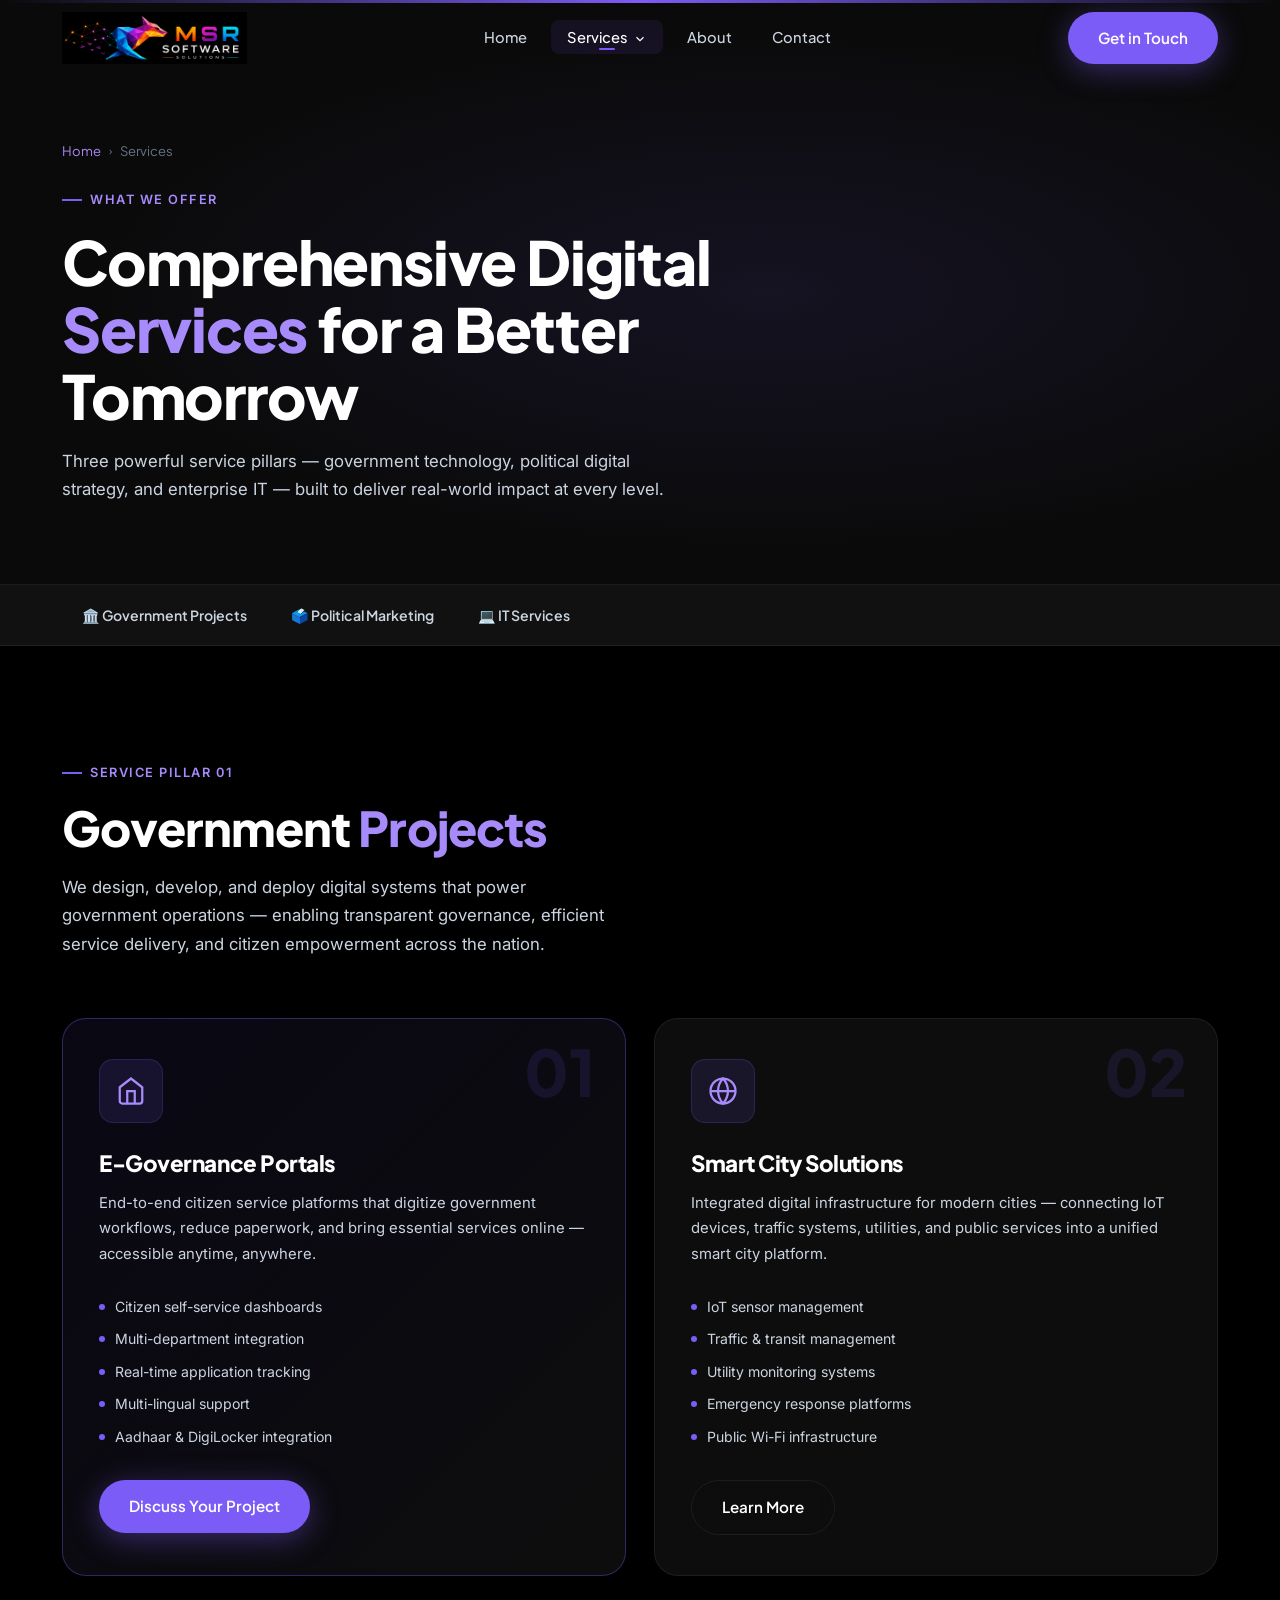
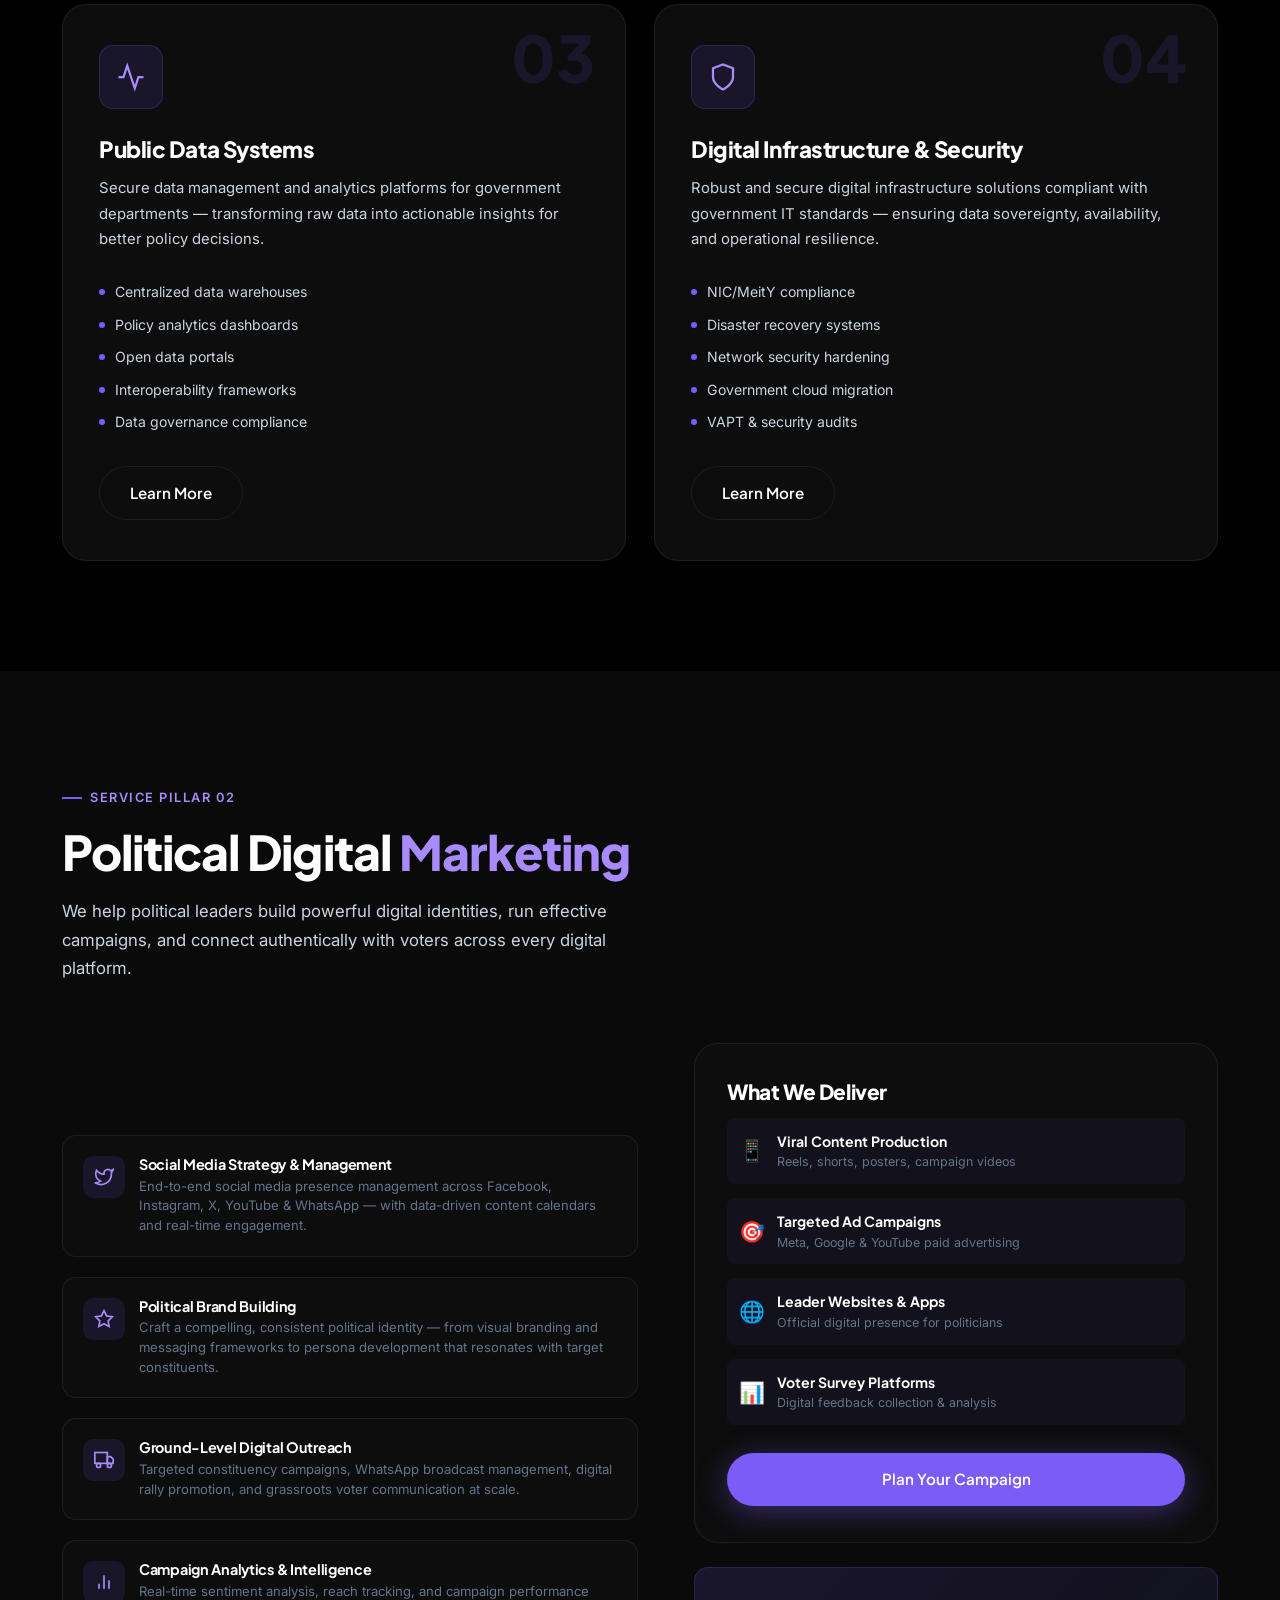
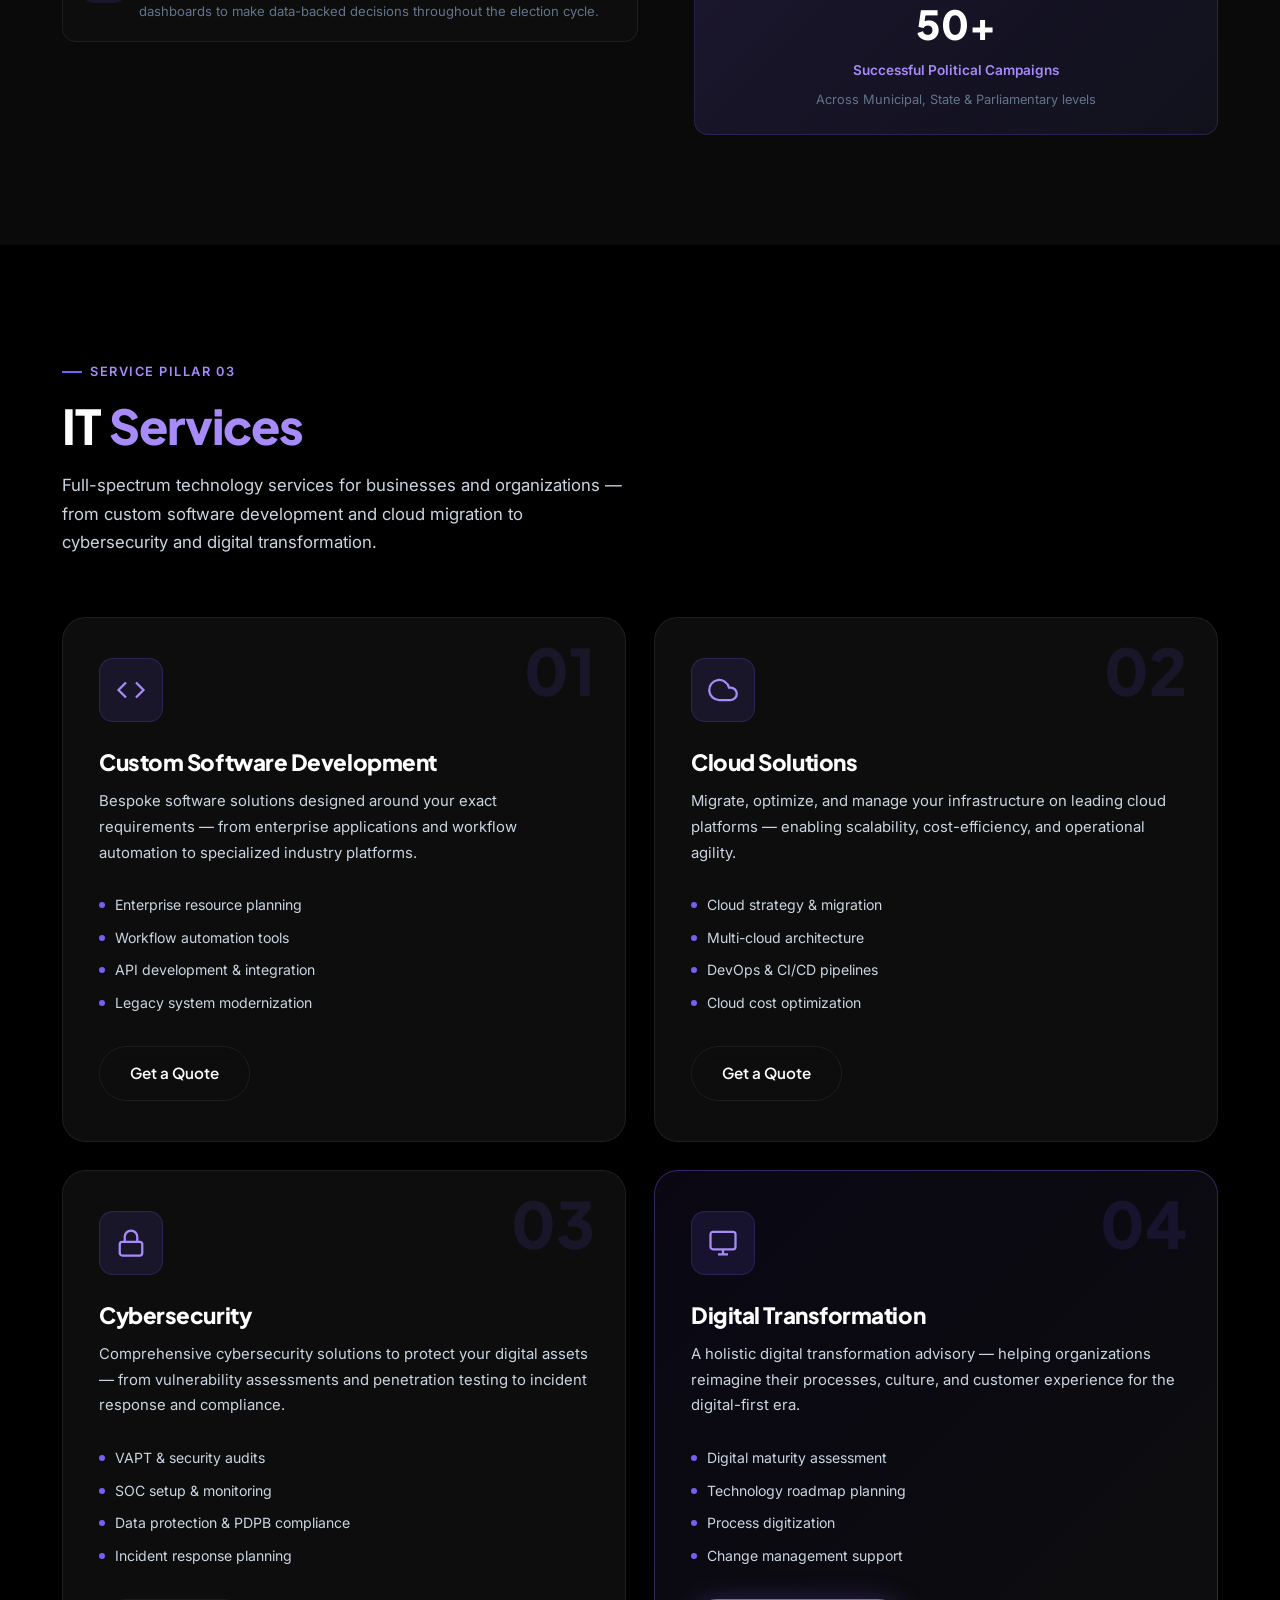
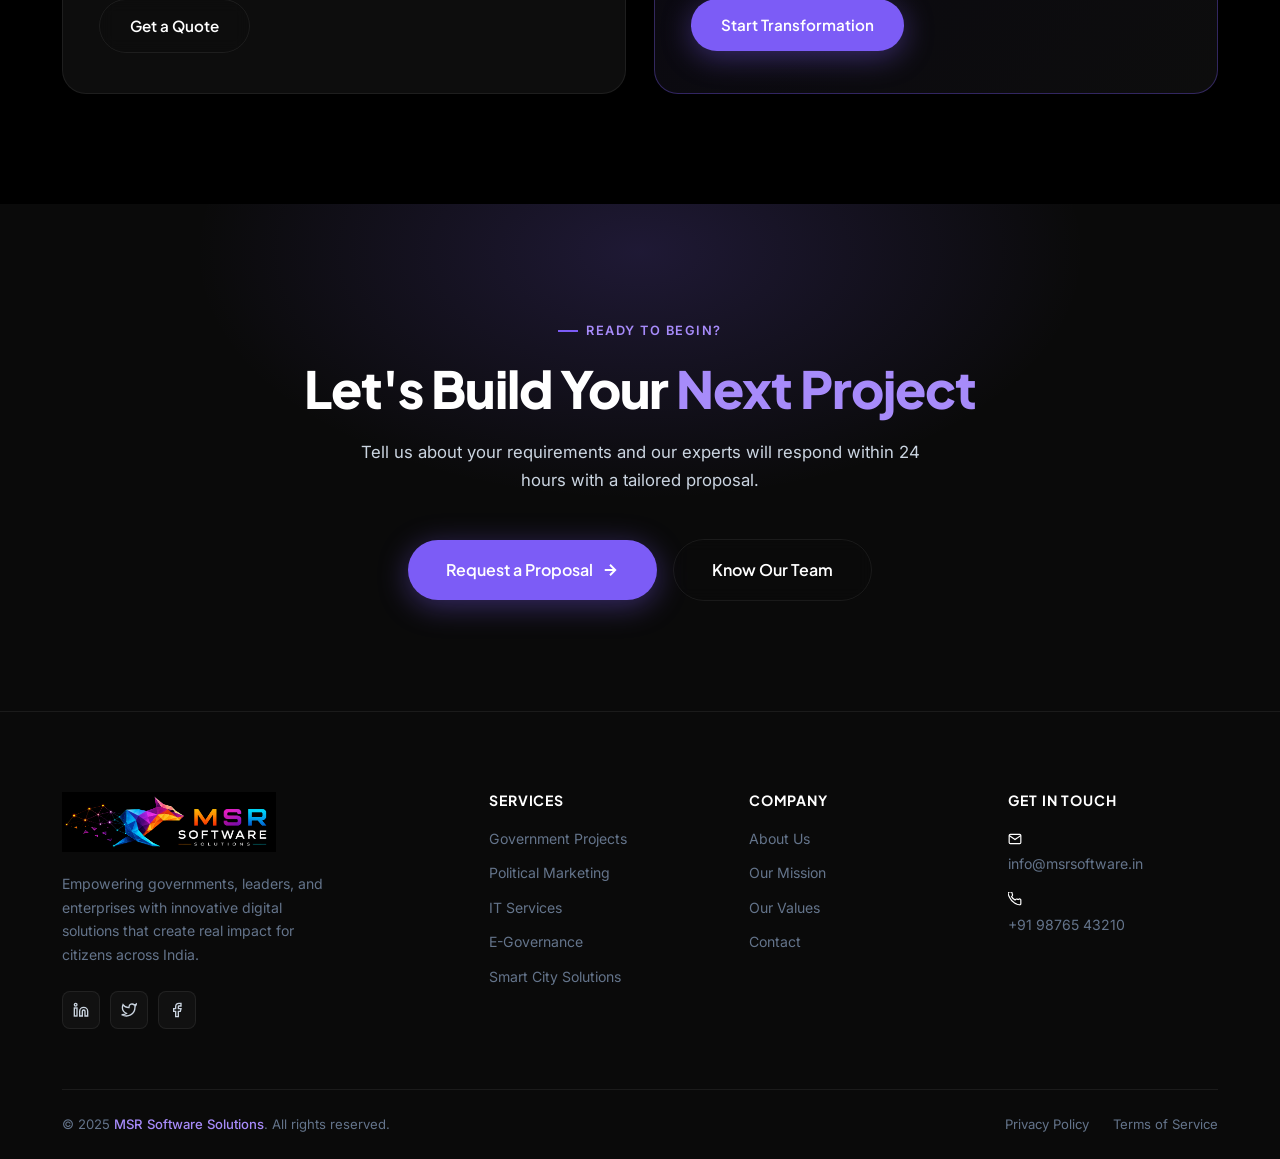
<file: services.html>
<!DOCTYPE html>
<html lang="en">
<head>
  <meta charset="UTF-8" />
  <meta name="viewport" content="width=device-width, initial-scale=1.0" />
  <meta name="description" content="MSR Software Solutions Services — Government Projects, Political Digital Marketing, and IT Services." />
  <title>Services — MSR Software Solutions</title>
  <link rel="icon" type="image/png" href="MSR LOGO .png" />
  <link rel="stylesheet" href="css/style.css" />
</head>
<body>

<!-- ===================== NAVIGATION ===================== -->
<nav class="nav">
  <div class="nav-inner">
    <a href="index.html" class="nav-logo">
      <img src="MSR LOGO .png" alt="MSR Software Solutions" class="nav-logo-img" />
      <div class="nav-logo-text" style="display:none">
        <span class="logo-name">MSR</span>
        <span class="logo-sub">Software Solutions</span>
      </div>
    </a>
    <div class="nav-links">
      <a href="index.html" class="nav-link">Home</a>
      <div class="nav-item">
        <a href="services.html" class="nav-link active">
          Services
          <svg xmlns="http://www.w3.org/2000/svg" width="14" height="14" viewBox="0 0 24 24" fill="none" stroke="currentColor" stroke-width="2" style="display:inline;margin-left:2px;vertical-align:middle"><path d="M6 9l6 6 6-6"/></svg>
        </a>
        <div class="nav-dropdown">
          <a href="#government"><svg xmlns="http://www.w3.org/2000/svg" viewBox="0 0 24 24" fill="none" stroke="currentColor" stroke-width="2"><path d="M3 9l9-7 9 7v11a2 2 0 01-2 2H5a2 2 0 01-2-2z"/><polyline points="9,22 9,12 15,12 15,22"/></svg>Government Projects</a>
          <a href="#political"><svg xmlns="http://www.w3.org/2000/svg" viewBox="0 0 24 24" fill="none" stroke="currentColor" stroke-width="2"><path d="M17 21v-2a4 4 0 00-4-4H5a4 4 0 00-4 4v2"/><circle cx="9" cy="7" r="4"/></svg>Political Digital Marketing</a>
          <a href="#it"><svg xmlns="http://www.w3.org/2000/svg" viewBox="0 0 24 24" fill="none" stroke="currentColor" stroke-width="2"><rect x="2" y="3" width="20" height="14" rx="2"/><line x1="8" y1="21" x2="16" y2="21"/><line x1="12" y1="17" x2="12" y2="21"/></svg>IT Services</a>
        </div>
      </div>
      <a href="about.html" class="nav-link">About</a>
      <a href="contact.html" class="nav-link">Contact</a>
    </div>
    <div class="nav-cta">
      <a href="contact.html" class="btn btn-primary">Get in Touch</a>
    </div>
    <button class="nav-hamburger" aria-label="Menu"><span></span><span></span><span></span></button>
  </div>
</nav>

<!-- Mobile Nav -->
<div class="mobile-nav">
  <div class="mobile-nav-overlay"></div>
  <div class="mobile-nav-drawer">
    <div class="mobile-nav-header">
      <img src="MSR LOGO .png" alt="MSR Software Solutions" class="nav-logo-img" />
      <button class="mobile-nav-close" aria-label="Close">
        <svg xmlns="http://www.w3.org/2000/svg" width="18" height="18" viewBox="0 0 24 24" fill="none" stroke="currentColor" stroke-width="2"><line x1="18" y1="6" x2="6" y2="18"/><line x1="6" y1="6" x2="18" y2="18"/></svg>
      </button>
    </div>
    <a href="index.html" class="mobile-nav-link">Home</a>
    <a href="services.html" class="mobile-nav-link active">Services</a>
    <a href="about.html" class="mobile-nav-link">About</a>
    <a href="contact.html" class="mobile-nav-link">Contact</a>
    <div class="mobile-nav-divider"></div>
    <div class="mobile-nav-cta">
      <a href="contact.html" class="btn btn-primary" style="width:100%;justify-content:center">Get in Touch</a>
    </div>
  </div>
</div>

<!-- ===================== PAGE HERO ===================== -->
<section class="page-hero">
  <div class="page-hero-bg"></div>
  <div class="container">
    <div class="page-hero-content">
      <div class="breadcrumb">
        <a href="index.html">Home</a>
        <span class="breadcrumb-sep">›</span>
        <span>Services</span>
      </div>
      <div class="section-label">What We Offer</div>
      <h1 class="section-title" style="font-size:clamp(2.4rem,5vw,3.8rem);max-width:700px">
        Comprehensive Digital <span class="highlight">Services</span> for a Better Tomorrow
      </h1>
      <p class="section-subtitle" style="margin-top:18px;max-width:620px">
        Three powerful service pillars — government technology, political digital strategy, and enterprise IT — built to deliver real-world impact at every level.
      </p>
    </div>
  </div>
</section>

<!-- ===================== SERVICE PILLARS NAV ===================== -->
<div style="background:var(--dark-3);border-bottom:1px solid var(--border-light);position:sticky;top:var(--nav-height);z-index:100">
  <div class="container">
    <div style="display:flex;gap:4px;padding:10px 0;overflow-x:auto;scrollbar-width:none">
      <a href="#government" style="display:inline-flex;align-items:center;gap:8px;padding:9px 20px;border-radius:8px;font-size:0.88rem;font-weight:600;color:var(--text-body);font-family:var(--font-head);white-space:nowrap;transition:var(--transition)" onmouseover="this.style.background='rgba(124,92,246,0.12)';this.style.color='var(--white)'" onmouseout="this.style.background='';this.style.color='var(--text-body)'">
        🏛️ Government Projects
      </a>
      <a href="#political" style="display:inline-flex;align-items:center;gap:8px;padding:9px 20px;border-radius:8px;font-size:0.88rem;font-weight:600;color:var(--text-body);font-family:var(--font-head);white-space:nowrap;transition:var(--transition)" onmouseover="this.style.background='rgba(124,92,246,0.12)';this.style.color='var(--white)'" onmouseout="this.style.background='';this.style.color='var(--text-body)'">
        🗳️ Political Marketing
      </a>
      <a href="#it" style="display:inline-flex;align-items:center;gap:8px;padding:9px 20px;border-radius:8px;font-size:0.88rem;font-weight:600;color:var(--text-body);font-family:var(--font-head);white-space:nowrap;transition:var(--transition)" onmouseover="this.style.background='rgba(124,92,246,0.12)';this.style.color='var(--white)'" onmouseout="this.style.background='';this.style.color='var(--text-body)'">
        💻 IT Services
      </a>
    </div>
  </div>
</div>

<!-- ===================== GOVERNMENT PROJECTS ===================== -->
<section id="government" class="section-pad" style="background:var(--dark)">
  <div class="container">
    <div class="reveal">
      <div class="section-label">Service Pillar 01</div>
      <h2 class="section-title">Government <span class="highlight">Projects</span></h2>
      <p class="section-subtitle">
        We design, develop, and deploy digital systems that power government operations — enabling transparent governance, efficient service delivery, and citizen empowerment across the nation.
      </p>
    </div>

    <div class="services-detail-grid" style="margin-top:60px">
      <div class="service-detail-card featured reveal">
        <span class="service-detail-num">01</span>
        <div class="service-detail-icon">
          <svg xmlns="http://www.w3.org/2000/svg" viewBox="0 0 24 24" fill="none" stroke="currentColor" stroke-width="1.8"><path d="M3 9l9-7 9 7v11a2 2 0 01-2 2H5a2 2 0 01-2-2z"/><polyline points="9,22 9,12 15,12 15,22"/></svg>
        </div>
        <h3>E-Governance Portals</h3>
        <p>End-to-end citizen service platforms that digitize government workflows, reduce paperwork, and bring essential services online — accessible anytime, anywhere.</p>
        <ul class="service-items-list">
          <li class="service-item-row">Citizen self-service dashboards</li>
          <li class="service-item-row">Multi-department integration</li>
          <li class="service-item-row">Real-time application tracking</li>
          <li class="service-item-row">Multi-lingual support</li>
          <li class="service-item-row">Aadhaar & DigiLocker integration</li>
        </ul>
        <a href="contact.html" class="btn btn-primary">Discuss Your Project</a>
      </div>

      <div class="service-detail-card reveal reveal-delay-1">
        <span class="service-detail-num">02</span>
        <div class="service-detail-icon">
          <svg xmlns="http://www.w3.org/2000/svg" viewBox="0 0 24 24" fill="none" stroke="currentColor" stroke-width="1.8"><circle cx="12" cy="12" r="10"/><line x1="2" y1="12" x2="22" y2="12"/><path d="M12 2a15.3 15.3 0 014 10 15.3 15.3 0 01-4 10 15.3 15.3 0 01-4-10 15.3 15.3 0 014-10z"/></svg>
        </div>
        <h3>Smart City Solutions</h3>
        <p>Integrated digital infrastructure for modern cities — connecting IoT devices, traffic systems, utilities, and public services into a unified smart city platform.</p>
        <ul class="service-items-list">
          <li class="service-item-row">IoT sensor management</li>
          <li class="service-item-row">Traffic & transit management</li>
          <li class="service-item-row">Utility monitoring systems</li>
          <li class="service-item-row">Emergency response platforms</li>
          <li class="service-item-row">Public Wi-Fi infrastructure</li>
        </ul>
        <a href="contact.html" class="btn btn-outline">Learn More</a>
      </div>

      <div class="service-detail-card reveal">
        <span class="service-detail-num">03</span>
        <div class="service-detail-icon">
          <svg xmlns="http://www.w3.org/2000/svg" viewBox="0 0 24 24" fill="none" stroke="currentColor" stroke-width="1.8"><polyline points="22 12 18 12 15 21 9 3 6 12 2 12"/></svg>
        </div>
        <h3>Public Data Systems</h3>
        <p>Secure data management and analytics platforms for government departments — transforming raw data into actionable insights for better policy decisions.</p>
        <ul class="service-items-list">
          <li class="service-item-row">Centralized data warehouses</li>
          <li class="service-item-row">Policy analytics dashboards</li>
          <li class="service-item-row">Open data portals</li>
          <li class="service-item-row">Interoperability frameworks</li>
          <li class="service-item-row">Data governance compliance</li>
        </ul>
        <a href="contact.html" class="btn btn-outline">Learn More</a>
      </div>

      <div class="service-detail-card reveal reveal-delay-1">
        <span class="service-detail-num">04</span>
        <div class="service-detail-icon">
          <svg xmlns="http://www.w3.org/2000/svg" viewBox="0 0 24 24" fill="none" stroke="currentColor" stroke-width="1.8"><path d="M12 22s8-4 8-10V5l-8-3-8 3v7c0 6 8 10 8 10z"/></svg>
        </div>
        <h3>Digital Infrastructure & Security</h3>
        <p>Robust and secure digital infrastructure solutions compliant with government IT standards — ensuring data sovereignty, availability, and operational resilience.</p>
        <ul class="service-items-list">
          <li class="service-item-row">NIC/MeitY compliance</li>
          <li class="service-item-row">Disaster recovery systems</li>
          <li class="service-item-row">Network security hardening</li>
          <li class="service-item-row">Government cloud migration</li>
          <li class="service-item-row">VAPT & security audits</li>
        </ul>
        <a href="contact.html" class="btn btn-outline">Learn More</a>
      </div>
    </div>
  </div>
</section>

<!-- ===================== POLITICAL MARKETING ===================== -->
<section id="political" class="section-pad" style="background:var(--dark-2)">
  <div class="container">
    <div class="reveal">
      <div class="section-label">Service Pillar 02</div>
      <h2 class="section-title">Political Digital <span class="highlight">Marketing</span></h2>
      <p class="section-subtitle">
        We help political leaders build powerful digital identities, run effective campaigns, and connect authentically with voters across every digital platform.
      </p>
    </div>

    <div class="political-grid reveal">
      <div>
        <div style="display:flex;flex-direction:column;gap:20px">
          <div class="about-feature" style="background:var(--card-bg)">
            <div class="about-feature-icon">
              <svg xmlns="http://www.w3.org/2000/svg" viewBox="0 0 24 24" fill="none" stroke="currentColor" stroke-width="2"><path d="M23 3a10.9 10.9 0 01-3.14 1.53 4.48 4.48 0 00-7.86 3v1A10.66 10.66 0 013 4s-4 9 5 13a11.64 11.64 0 01-7 2c9 5 20 0 20-11.5a4.5 4.5 0 00-.08-.83A7.72 7.72 0 0023 3z"/></svg>
            </div>
            <div>
              <h4>Social Media Strategy & Management</h4>
              <p>End-to-end social media presence management across Facebook, Instagram, X, YouTube & WhatsApp — with data-driven content calendars and real-time engagement.</p>
            </div>
          </div>
          <div class="about-feature" style="background:var(--card-bg)">
            <div class="about-feature-icon">
              <svg xmlns="http://www.w3.org/2000/svg" viewBox="0 0 24 24" fill="none" stroke="currentColor" stroke-width="2"><polygon points="12 2 15.09 8.26 22 9.27 17 14.14 18.18 21.02 12 17.77 5.82 21.02 7 14.14 2 9.27 8.91 8.26 12 2"/></svg>
            </div>
            <div>
              <h4>Political Brand Building</h4>
              <p>Craft a compelling, consistent political identity — from visual branding and messaging frameworks to persona development that resonates with target constituents.</p>
            </div>
          </div>
          <div class="about-feature" style="background:var(--card-bg)">
            <div class="about-feature-icon">
              <svg xmlns="http://www.w3.org/2000/svg" viewBox="0 0 24 24" fill="none" stroke="currentColor" stroke-width="2"><rect x="1" y="3" width="15" height="13"/><polygon points="16 8 20 8 23 11 23 16 16 16 16 8"/><circle cx="5.5" cy="18.5" r="2.5"/><circle cx="18.5" cy="18.5" r="2.5"/></svg>
            </div>
            <div>
              <h4>Ground-Level Digital Outreach</h4>
              <p>Targeted constituency campaigns, WhatsApp broadcast management, digital rally promotion, and grassroots voter communication at scale.</p>
            </div>
          </div>
          <div class="about-feature" style="background:var(--card-bg)">
            <div class="about-feature-icon">
              <svg xmlns="http://www.w3.org/2000/svg" viewBox="0 0 24 24" fill="none" stroke="currentColor" stroke-width="2"><line x1="18" y1="20" x2="18" y2="10"/><line x1="12" y1="20" x2="12" y2="4"/><line x1="6" y1="20" x2="6" y2="14"/></svg>
            </div>
            <div>
              <h4>Campaign Analytics & Intelligence</h4>
              <p>Real-time sentiment analysis, reach tracking, and campaign performance dashboards to make data-backed decisions throughout the election cycle.</p>
            </div>
          </div>
        </div>
      </div>
      <div style="display:flex;flex-direction:column;gap:24px">
        <div style="background:var(--card-bg);border:1px solid var(--border-light);border-radius:var(--radius-lg);padding:36px 32px">
          <h3 style="font-size:1.3rem;font-weight:800;font-family:var(--font-head);margin-bottom:14px">What We Deliver</h3>
          <div style="display:flex;flex-direction:column;gap:14px">
            <div style="display:flex;align-items:center;gap:12px;padding:12px;background:rgba(124,92,246,0.06);border-radius:8px">
              <span style="font-size:1.3rem">📱</span>
              <div>
                <div style="font-size:0.88rem;font-weight:700;font-family:var(--font-head);color:var(--white)">Viral Content Production</div>
                <div style="font-size:0.78rem;color:var(--text-muted)">Reels, shorts, posters, campaign videos</div>
              </div>
            </div>
            <div style="display:flex;align-items:center;gap:12px;padding:12px;background:rgba(124,92,246,0.06);border-radius:8px">
              <span style="font-size:1.3rem">🎯</span>
              <div>
                <div style="font-size:0.88rem;font-weight:700;font-family:var(--font-head);color:var(--white)">Targeted Ad Campaigns</div>
                <div style="font-size:0.78rem;color:var(--text-muted)">Meta, Google & YouTube paid advertising</div>
              </div>
            </div>
            <div style="display:flex;align-items:center;gap:12px;padding:12px;background:rgba(124,92,246,0.06);border-radius:8px">
              <span style="font-size:1.3rem">🌐</span>
              <div>
                <div style="font-size:0.88rem;font-weight:700;font-family:var(--font-head);color:var(--white)">Leader Websites & Apps</div>
                <div style="font-size:0.78rem;color:var(--text-muted)">Official digital presence for politicians</div>
              </div>
            </div>
            <div style="display:flex;align-items:center;gap:12px;padding:12px;background:rgba(124,92,246,0.06);border-radius:8px">
              <span style="font-size:1.3rem">📊</span>
              <div>
                <div style="font-size:0.88rem;font-weight:700;font-family:var(--font-head);color:var(--white)">Voter Survey Platforms</div>
                <div style="font-size:0.78rem;color:var(--text-muted)">Digital feedback collection & analysis</div>
              </div>
            </div>
          </div>
          <div style="margin-top:28px">
            <a href="contact.html" class="btn btn-primary" style="width:100%;justify-content:center">Plan Your Campaign</a>
          </div>
        </div>
        <div style="background:linear-gradient(135deg,rgba(124,92,246,0.15),rgba(99,102,241,0.08));border:1px solid rgba(124,92,246,0.2);border-radius:var(--radius-md);padding:24px;text-align:center">
          <div style="font-size:2.5rem;font-weight:800;font-family:var(--font-head);color:var(--white)">50+</div>
          <div style="font-size:0.85rem;color:var(--primary-light);font-weight:600;margin-top:4px">Successful Political Campaigns</div>
          <div style="font-size:0.8rem;color:var(--text-muted);margin-top:8px">Across Municipal, State &amp; Parliamentary levels</div>
        </div>
      </div>
    </div>
  </div>
</section>

<!-- ===================== IT SERVICES ===================== -->
<section id="it" class="section-pad" style="background:var(--dark)">
  <div class="container">
    <div class="reveal">
      <div class="section-label">Service Pillar 03</div>
      <h2 class="section-title">IT <span class="highlight">Services</span></h2>
      <p class="section-subtitle">
        Full-spectrum technology services for businesses and organizations — from custom software development and cloud migration to cybersecurity and digital transformation.
      </p>
    </div>

    <div class="services-detail-grid" style="margin-top:60px">
      <div class="service-detail-card reveal">
        <span class="service-detail-num">01</span>
        <div class="service-detail-icon">
          <svg xmlns="http://www.w3.org/2000/svg" viewBox="0 0 24 24" fill="none" stroke="currentColor" stroke-width="1.8"><polyline points="16 18 22 12 16 6"/><polyline points="8 6 2 12 8 18"/></svg>
        </div>
        <h3>Custom Software Development</h3>
        <p>Bespoke software solutions designed around your exact requirements — from enterprise applications and workflow automation to specialized industry platforms.</p>
        <ul class="service-items-list">
          <li class="service-item-row">Enterprise resource planning</li>
          <li class="service-item-row">Workflow automation tools</li>
          <li class="service-item-row">API development & integration</li>
          <li class="service-item-row">Legacy system modernization</li>
        </ul>
        <a href="contact.html" class="btn btn-outline">Get a Quote</a>
      </div>

      <div class="service-detail-card reveal reveal-delay-1">
        <span class="service-detail-num">02</span>
        <div class="service-detail-icon">
          <svg xmlns="http://www.w3.org/2000/svg" viewBox="0 0 24 24" fill="none" stroke="currentColor" stroke-width="1.8"><path d="M18 10h-1.26A8 8 0 109 20h9a5 5 0 000-10z"/></svg>
        </div>
        <h3>Cloud Solutions</h3>
        <p>Migrate, optimize, and manage your infrastructure on leading cloud platforms — enabling scalability, cost-efficiency, and operational agility.</p>
        <ul class="service-items-list">
          <li class="service-item-row">Cloud strategy & migration</li>
          <li class="service-item-row">Multi-cloud architecture</li>
          <li class="service-item-row">DevOps & CI/CD pipelines</li>
          <li class="service-item-row">Cloud cost optimization</li>
        </ul>
        <a href="contact.html" class="btn btn-outline">Get a Quote</a>
      </div>

      <div class="service-detail-card reveal">
        <span class="service-detail-num">03</span>
        <div class="service-detail-icon">
          <svg xmlns="http://www.w3.org/2000/svg" viewBox="0 0 24 24" fill="none" stroke="currentColor" stroke-width="1.8"><rect x="3" y="11" width="18" height="11" rx="2" ry="2"/><path d="M7 11V7a5 5 0 0110 0v4"/></svg>
        </div>
        <h3>Cybersecurity</h3>
        <p>Comprehensive cybersecurity solutions to protect your digital assets — from vulnerability assessments and penetration testing to incident response and compliance.</p>
        <ul class="service-items-list">
          <li class="service-item-row">VAPT & security audits</li>
          <li class="service-item-row">SOC setup & monitoring</li>
          <li class="service-item-row">Data protection & PDPB compliance</li>
          <li class="service-item-row">Incident response planning</li>
        </ul>
        <a href="contact.html" class="btn btn-outline">Get a Quote</a>
      </div>

      <div class="service-detail-card featured reveal reveal-delay-1">
        <span class="service-detail-num">04</span>
        <div class="service-detail-icon">
          <svg xmlns="http://www.w3.org/2000/svg" viewBox="0 0 24 24" fill="none" stroke="currentColor" stroke-width="1.8"><rect x="2" y="3" width="20" height="14" rx="2"/><line x1="8" y1="21" x2="16" y2="21"/><line x1="12" y1="17" x2="12" y2="21"/></svg>
        </div>
        <h3>Digital Transformation</h3>
        <p>A holistic digital transformation advisory — helping organizations reimagine their processes, culture, and customer experience for the digital-first era.</p>
        <ul class="service-items-list">
          <li class="service-item-row">Digital maturity assessment</li>
          <li class="service-item-row">Technology roadmap planning</li>
          <li class="service-item-row">Process digitization</li>
          <li class="service-item-row">Change management support</li>
        </ul>
        <a href="contact.html" class="btn btn-primary">Start Transformation</a>
      </div>
    </div>
  </div>
</section>

<!-- ===================== CTA ===================== -->
<section class="cta-section">
  <div class="container">
    <div class="cta-inner reveal">
      <div class="section-label" style="justify-content:center">Ready to Begin?</div>
      <h2 class="section-title">Let's Build Your <span class="highlight">Next Project</span></h2>
      <p class="section-subtitle">Tell us about your requirements and our experts will respond within 24 hours with a tailored proposal.</p>
      <div class="cta-actions">
        <a href="contact.html" class="btn btn-primary btn-lg">
          Request a Proposal
          <svg xmlns="http://www.w3.org/2000/svg" width="18" height="18" viewBox="0 0 24 24" fill="none" stroke="currentColor" stroke-width="2.5"><path d="M5 12h14M12 5l7 7-7 7"/></svg>
        </a>
        <a href="about.html" class="btn btn-outline btn-lg">Know Our Team</a>
      </div>
    </div>
  </div>
</section>

<!-- ===================== FOOTER ===================== -->
<footer class="footer">
  <div class="container">
    <div class="footer-grid">
      <div class="footer-brand">
        <div style="margin-bottom:20px">
          <img src="MSR LOGO .png" alt="MSR Software Solutions" class="nav-logo-img" />
        </div>
        <p>Empowering governments, leaders, and enterprises with innovative digital solutions that create real impact for citizens across India.</p>
        <div class="footer-socials">
          <a href="#" class="social-btn" aria-label="LinkedIn"><svg xmlns="http://www.w3.org/2000/svg" viewBox="0 0 24 24" fill="none" stroke="currentColor" stroke-width="2"><path d="M16 8a6 6 0 016 6v7h-4v-7a2 2 0 00-2-2 2 2 0 00-2 2v7h-4v-7a6 6 0 016-6z"/><rect x="2" y="9" width="4" height="12"/><circle cx="4" cy="4" r="2"/></svg></a>
          <a href="#" class="social-btn" aria-label="Twitter"><svg xmlns="http://www.w3.org/2000/svg" viewBox="0 0 24 24" fill="none" stroke="currentColor" stroke-width="2"><path d="M23 3a10.9 10.9 0 01-3.14 1.53 4.48 4.48 0 00-7.86 3v1A10.66 10.66 0 013 4s-4 9 5 13a11.64 11.64 0 01-7 2c9 5 20 0 20-11.5a4.5 4.5 0 00-.08-.83A7.72 7.72 0 0023 3z"/></svg></a>
          <a href="#" class="social-btn" aria-label="Facebook"><svg xmlns="http://www.w3.org/2000/svg" viewBox="0 0 24 24" fill="none" stroke="currentColor" stroke-width="2"><path d="M18 2h-3a5 5 0 00-5 5v3H7v4h3v8h4v-8h3l1-4h-4V7a1 1 0 011-1h3z"/></svg></a>
        </div>
      </div>
      <div class="footer-col">
        <h5>Services</h5>
        <ul class="footer-links">
          <li><a href="#government">Government Projects</a></li>
          <li><a href="#political">Political Marketing</a></li>
          <li><a href="#it">IT Services</a></li>
          <li><a href="index.html">E-Governance</a></li>
          <li><a href="index.html">Smart City Solutions</a></li>
        </ul>
      </div>
      <div class="footer-col">
        <h5>Company</h5>
        <ul class="footer-links">
          <li><a href="about.html">About Us</a></li>
          <li><a href="about.html#mission">Our Mission</a></li>
          <li><a href="about.html#values">Our Values</a></li>
          <li><a href="contact.html">Contact</a></li>
        </ul>
      </div>
      <div class="footer-col">
        <h5>Get in Touch</h5>
        <ul class="footer-links">
          <li><svg xmlns="http://www.w3.org/2000/svg" width="14" height="14" viewBox="0 0 24 24" fill="none" stroke="currentColor" stroke-width="2" style="flex-shrink:0"><path d="M4 4h16c1.1 0 2 .9 2 2v12c0 1.1-.9 2-2 2H4c-1.1 0-2-.9-2-2V6c0-1.1.9-2 2-2z"/><polyline points="22,6 12,13 2,6"/></svg><a href="mailto:info@msrsoftware.in">info@msrsoftware.in</a></li>
          <li><svg xmlns="http://www.w3.org/2000/svg" width="14" height="14" viewBox="0 0 24 24" fill="none" stroke="currentColor" stroke-width="2" style="flex-shrink:0"><path d="M22 16.92v3a2 2 0 01-2.18 2 19.79 19.79 0 01-8.63-3.07A19.5 19.5 0 013.07 9.8 19.79 19.79 0 01.07 1.18 2 2 0 012 0h3a2 2 0 012 1.72 12.84 12.84 0 00.7 2.81 2 2 0 01-.45 2.11L6.09 7.91a16 16 0 006 6l1.27-1.27a2 2 0 012.11-.45 12.84 12.84 0 002.81.7A2 2 0 0122 14v2.92z"/></svg><a href="tel:+919876543210">+91 98765 43210</a></li>
        </ul>
      </div>
    </div>
    <div class="footer-bottom">
      <p class="footer-copy">&copy; 2025 <a href="index.html">MSR Software Solutions</a>. All rights reserved.</p>
      <div class="footer-bottom-links">
        <a href="#">Privacy Policy</a>
        <a href="#">Terms of Service</a>
      </div>
    </div>
  </div>
</footer>

<script src="js/main.js"></script>
</body>
</html>
</file>
<file: css/style.css>
/* ============================================================
   MSR SOFTWARE SOLUTIONS — Main Stylesheet
   ============================================================ */

/* ---------- Google Fonts ---------- */
@import url('https://fonts.googleapis.com/css2?family=Plus+Jakarta+Sans:wght@300;400;500;600;700;800&family=Inter:wght@300;400;500;600&display=swap');

/* ---------- CSS Variables ---------- */
:root {
  --primary:       #7C5CF6;
  --primary-dark:  #5B3DD8;
  --primary-light: #A78BFA;
  --primary-glow:  rgba(124, 92, 246, 0.18);

  --dark:          #000000;
  --dark-2:        #0A0A0A;
  --dark-3:        #111111;
  --dark-4:        #1A1A1A;
  --card-bg:       #0D0D0D;

  --white:         #FFFFFF;
  --off-white:     #F4F4FF;
  --text-body:     #CBD5E1;
  --text-muted:    #64748B;
  --border:        rgba(124, 92, 246, 0.15);
  --border-light:  rgba(255, 255, 255, 0.07);

  --font-head: 'Plus Jakarta Sans', sans-serif;
  --font-body: 'Inter', sans-serif;

  --radius-sm:  8px;
  --radius-md:  14px;
  --radius-lg:  24px;
  --radius-xl:  36px;

  --shadow-card: 0 4px 40px rgba(0,0,0,0.35);
  --shadow-glow: 0 0 60px rgba(124, 92, 246, 0.25);

  --transition: 0.35s cubic-bezier(0.4, 0, 0.2, 1);
  --nav-height: 76px;
}

/* ---------- Reset & Base ---------- */
*, *::before, *::after { box-sizing: border-box; margin: 0; padding: 0; }

html { scroll-behavior: smooth; font-size: 16px; }

body {
  font-family: var(--font-body);
  background: var(--dark);
  color: var(--white);
  line-height: 1.6;
  -webkit-font-smoothing: antialiased;
  overflow-x: hidden;
}

a { text-decoration: none; color: inherit; }
img { display: block; max-width: 100%; }
ul, ol { list-style: none; }
button { cursor: pointer; border: none; background: none; font-family: inherit; }

/* ---------- Scrollbar ---------- */
::-webkit-scrollbar { width: 6px; }
::-webkit-scrollbar-track { background: var(--dark-2); }
::-webkit-scrollbar-thumb { background: var(--primary); border-radius: 4px; }

/* ============================================================
   TYPOGRAPHY
   ============================================================ */
h1, h2, h3, h4, h5, h6 {
  font-family: var(--font-head);
  font-weight: 700;
  line-height: 1.15;
  letter-spacing: -0.02em;
}

.section-label {
  display: inline-flex;
  align-items: center;
  gap: 8px;
  font-size: 0.8rem;
  font-weight: 600;
  letter-spacing: 0.12em;
  text-transform: uppercase;
  color: var(--primary-light);
  margin-bottom: 18px;
}

.section-label::before {
  content: '';
  display: inline-block;
  width: 20px; height: 2px;
  background: var(--primary);
}

.section-title {
  font-size: clamp(2rem, 4vw, 3rem);
  font-weight: 800;
  color: var(--white);
  margin-bottom: 18px;
  line-height: 1.1;
}

.section-subtitle {
  font-size: 1.05rem;
  color: var(--text-body);
  max-width: 560px;
  line-height: 1.7;
}

.highlight { color: var(--primary-light); }

/* ============================================================
   LAYOUT UTILITIES
   ============================================================ */
.container {
  width: 100%;
  max-width: 1220px;
  margin: 0 auto;
  padding: 0 32px;
}

.section-pad {
  padding: 110px 0;
}

.section-pad-sm {
  padding: 70px 0;
}

.text-center { text-align: center; }
.text-center .section-subtitle { margin: 0 auto; }
.text-center .section-label { margin-left: auto; margin-right: auto; }

.grid-2 { display: grid; grid-template-columns: 1fr 1fr; gap: 64px; align-items: center; }
.grid-3 { display: grid; grid-template-columns: repeat(3, 1fr); gap: 28px; }
.grid-4 { display: grid; grid-template-columns: repeat(4, 1fr); gap: 28px; }

/* ============================================================
   BUTTONS
   ============================================================ */
.btn {
  display: inline-flex;
  align-items: center;
  gap: 8px;
  padding: 14px 30px;
  border-radius: 50px;
  font-family: var(--font-head);
  font-weight: 600;
  font-size: 0.95rem;
  transition: var(--transition);
  white-space: nowrap;
}

.btn-primary {
  background: var(--primary);
  color: var(--white);
  box-shadow: 0 6px 30px rgba(124, 92, 246, 0.4);
}

.btn-primary:hover {
  background: var(--primary-dark);
  transform: translateY(-2px);
  box-shadow: 0 10px 40px rgba(124, 92, 246, 0.55);
}

.btn-outline {
  background: transparent;
  color: var(--white);
  border: 1.5px solid var(--border-light);
  backdrop-filter: blur(8px);
}

.btn-outline:hover {
  border-color: var(--primary-light);
  color: var(--primary-light);
  transform: translateY(-2px);
}

.btn-white {
  background: var(--white);
  color: var(--dark);
  font-weight: 700;
}

.btn-white:hover {
  background: var(--off-white);
  transform: translateY(-2px);
  box-shadow: 0 10px 40px rgba(255,255,255,0.15);
}

.btn-lg {
  padding: 17px 38px;
  font-size: 1rem;
}

/* ============================================================
   NAVIGATION
   ============================================================ */
.nav {
  position: fixed;
  top: 0; left: 0; right: 0;
  z-index: 1000;
  height: var(--nav-height);
  display: flex;
  align-items: center;
  transition: var(--transition);
}

.nav.scrolled {
  background: rgba(0, 0, 0, 0.92);
  backdrop-filter: blur(20px);
  border-bottom: 1px solid var(--border-light);
}

.nav-inner {
  display: flex;
  align-items: center;
  justify-content: space-between;
  width: 100%;
  max-width: 1220px;
  margin: 0 auto;
  padding: 0 32px;
}

.nav-logo {
  display: flex;
  align-items: center;
}

.nav-logo-img {
  height: 52px;
  width: auto;
  display: block;
  object-fit: contain;
}

.footer-brand .nav-logo-img {
  height: 60px;
}

/* Text block */
.nav-logo-text {
  display: flex;
  flex-direction: column;
  line-height: 1;
  gap: 2px;
}

.nav-logo-text .logo-name {
  font-family: var(--font-head);
  font-size: 1.15rem;
  font-weight: 800;
  color: var(--white);
  letter-spacing: -0.02em;
}

.nav-logo-text .logo-sub {
  font-family: var(--font-head);
  font-size: 0.55rem;
  font-weight: 600;
  color: var(--primary-light);
  letter-spacing: 0.12em;
  text-transform: uppercase;
}

.nav-links {
  display: flex;
  align-items: center;
  gap: 8px;
}

.nav-link {
  padding: 8px 16px;
  font-size: 0.92rem;
  font-weight: 500;
  color: var(--text-body);
  border-radius: 8px;
  transition: var(--transition);
  font-family: var(--font-head);
  position: relative;
}

.nav-link:hover,
.nav-link.active {
  color: var(--white);
  background: rgba(124, 92, 246, 0.1);
}

.nav-link.active::after {
  content: '';
  position: absolute;
  bottom: 4px;
  left: 50%; transform: translateX(-50%);
  width: 16px; height: 2px;
  background: var(--primary);
  border-radius: 2px;
}

/* Dropdown */
.nav-item { position: relative; }

.nav-dropdown {
  position: absolute;
  top: calc(100% + 12px);
  left: 50%;
  transform: translateX(-50%) translateY(8px);
  background: var(--dark-3);
  border: 1px solid var(--border-light);
  border-radius: var(--radius-md);
  padding: 10px;
  min-width: 220px;
  opacity: 0;
  visibility: hidden;
  transition: var(--transition);
  box-shadow: var(--shadow-card);
}

.nav-item:hover .nav-dropdown {
  opacity: 1;
  visibility: visible;
  transform: translateX(-50%) translateY(0);
}

.nav-dropdown a {
  display: flex;
  align-items: center;
  gap: 10px;
  padding: 10px 14px;
  border-radius: 8px;
  font-size: 0.88rem;
  font-weight: 500;
  color: var(--text-body);
  transition: var(--transition);
  font-family: var(--font-head);
}

.nav-dropdown a:hover {
  background: rgba(124, 92, 246, 0.12);
  color: var(--white);
}

.nav-dropdown a svg { width: 16px; height: 16px; color: var(--primary-light); flex-shrink: 0; }

.nav-cta {
  display: flex;
  align-items: center;
  gap: 12px;
}

/* Hamburger */
.nav-hamburger {
  display: none;
  flex-direction: column;
  gap: 5px;
  padding: 8px;
  cursor: pointer;
}

.nav-hamburger span {
  display: block;
  width: 24px; height: 2px;
  background: var(--white);
  border-radius: 2px;
  transition: var(--transition);
}

/* ============================================================
   HERO SECTION — Full-bleed image background
   ============================================================ */
.hero {
  position: relative;
  min-height: 75vh;
  display: flex;
  align-items: flex-end;
  overflow: hidden;
  background: var(--dark);
}

/* ---- Full-bleed building image ---- */
.hero-bg-image {
  position: absolute;
  top: 0; left: 0; right: 0; bottom: 0;
  z-index: 0;
  overflow: hidden;
}

.hero-bg-image img {
  width: 100%;
  height: 100%;
  object-fit: cover;
  object-position: center top;
  display: block;
  /* invert sketch: white paper + black lines → dark bg + white lines */
  filter: invert(1) brightness(0.82) contrast(1.08);
  opacity: 1;
}

/* ---- Gradient overlay (separate div — avoids pseudo-element z-stacking issues) ---- */
.hero-overlay {
  position: absolute;
  top: 0; left: 0; right: 0; bottom: 0;
  z-index: 1;
  background:
    linear-gradient(
      to top,
      rgba(0, 0, 0, 1)    0%,
      rgba(0, 0, 0, 0.78) 28%,
      rgba(0, 0, 0, 0.42) 55%,
      rgba(0, 0, 0, 0.08) 100%
    ),
    linear-gradient(
      to right,
      rgba(0, 0, 0, 0.65) 0%,
      rgba(0, 0, 0, 0.1)  50%,
      transparent          75%
    );
}

/* Purple glow */
.hero-overlay::after {
  content: '';
  position: absolute;
  inset: 0;
  background: radial-gradient(ellipse at 65% 38%, rgba(124, 92, 246, 0.18) 0%, transparent 60%);
}

/* Grid pattern overlay */
.hero-grid {
  position: absolute;
  inset: 0;
  z-index: 1;
  background-image:
    linear-gradient(rgba(124, 92, 246, 0.04) 1px, transparent 1px),
    linear-gradient(90deg, rgba(124, 92, 246, 0.04) 1px, transparent 1px);
  background-size: 60px 60px;
  pointer-events: none;
}

/* ---- Content wrapper ---- */
.hero-inner {
  position: relative;
  z-index: 3;
  width: 100%;
  max-width: 1220px;
  margin: 0 auto;
  padding: calc(var(--nav-height) + 30px) 32px 50px;
  display: flex;
  flex-direction: column;
  align-items: flex-start;
}

.hero-content {
  max-width: 680px;
}

.hero-badge {
  display: inline-flex;
  align-items: center;
  gap: 8px;
  padding: 7px 16px;
  background: rgba(124, 92, 246, 0.14);
  border: 1px solid rgba(124, 92, 246, 0.3);
  border-radius: 50px;
  font-size: 0.8rem;
  font-weight: 600;
  color: var(--primary-light);
  font-family: var(--font-head);
  letter-spacing: 0.04em;
  margin-bottom: 28px;
  backdrop-filter: blur(8px);
}

.hero-badge-dot {
  width: 7px; height: 7px;
  background: var(--primary);
  border-radius: 50%;
  animation: pulse-dot 2s infinite;
}

@keyframes pulse-dot {
  0%, 100% { opacity: 1; transform: scale(1); }
  50% { opacity: 0.5; transform: scale(0.85); }
}

.hero-title {
  font-size: clamp(2.2rem, 4vw, 3.4rem);
  font-weight: 800;
  line-height: 1.1;
  margin-bottom: 18px;
  letter-spacing: -0.03em;
  text-shadow: 0 2px 30px rgba(0,0,0,0.5);
}

.hero-title .line-accent {
  background: linear-gradient(135deg, var(--primary-light) 0%, var(--primary) 100%);
  -webkit-background-clip: text;
  -webkit-text-fill-color: transparent;
  background-clip: text;
}

.hero-desc {
  font-size: 1.1rem;
  color: rgba(203, 213, 225, 0.9);
  line-height: 1.75;
  max-width: 560px;
  margin-bottom: 40px;
  text-shadow: 0 1px 12px rgba(0,0,0,0.6);
}

.hero-actions {
  display: flex;
  align-items: center;
  gap: 16px;
  flex-wrap: wrap;
}

/* ---- Trust bar below actions ---- */
.hero-trust {
  display: flex;
  align-items: center;
  gap: 32px;
  margin-top: 32px;
  padding-top: 28px;
  border-top: 1px solid rgba(255,255,255,0.1);
  flex-wrap: wrap;
}

.hero-trust-label {
  font-size: 0.78rem;
  color: rgba(148, 163, 184, 0.8);
  font-weight: 600;
  text-transform: uppercase;
  letter-spacing: 0.1em;
  white-space: nowrap;
}

.hero-trust-stats {
  display: flex;
  gap: 40px;
}

.hero-trust-stat strong {
  display: block;
  font-size: 1.5rem;
  font-weight: 800;
  font-family: var(--font-head);
  color: var(--white);
  text-shadow: 0 2px 12px rgba(0,0,0,0.4);
}

.hero-trust-stat span {
  font-size: 0.75rem;
  color: rgba(148, 163, 184, 0.8);
  font-weight: 500;
}

/* ---- Floating stat cards (top-right corner) ---- */
.hero-float-cards {
  position: absolute;
  top: calc(var(--nav-height) + 40px);
  right: 40px;
  z-index: 4;
  display: flex;
  flex-direction: column;
  gap: 16px;
  align-items: flex-end;
}

.hero-float-card {
  background: rgba(0, 0, 0, 0.82);
  backdrop-filter: blur(20px);
  -webkit-backdrop-filter: blur(20px);
  border: 1px solid rgba(124, 92, 246, 0.2);
  border-radius: var(--radius-md);
  padding: 16px 22px;
  box-shadow: 0 8px 40px rgba(0,0,0,0.5), 0 0 0 1px rgba(255,255,255,0.04);
  animation: float-card 4s ease-in-out infinite;
  min-width: 190px;
}

.hero-float-card:nth-child(2) {
  animation-delay: 2s;
}

@keyframes float-card {
  0%, 100% { transform: translateY(0px); }
  50% { transform: translateY(-8px); }
}

.float-card-label {
  font-size: 0.7rem;
  color: var(--text-muted);
  text-transform: uppercase;
  letter-spacing: 0.1em;
  margin-bottom: 6px;
  font-weight: 600;
  font-family: var(--font-head);
}

.float-card-val {
  font-size: 1.6rem;
  font-weight: 800;
  font-family: var(--font-head);
  color: var(--white);
  display: flex;
  align-items: center;
  gap: 8px;
}

.float-card-val .tag {
  font-size: 0.68rem;
  padding: 3px 9px;
  background: rgba(124, 92, 246, 0.22);
  color: var(--primary-light);
  border-radius: 50px;
  font-weight: 600;
  border: 1px solid rgba(124, 92, 246, 0.2);
}

/* hide old hero-visual helper */
.hero-visual { display: none; }
.hero-bg { display: none; }

/* ============================================================
   STATS BAR
   ============================================================ */
.stats-bar {
  background: var(--dark-2);
  border-top: 1px solid var(--border-light);
  border-bottom: 1px solid var(--border-light);
  padding: 40px 0;
}

.stats-bar-inner {
  display: flex;
  justify-content: center;
  gap: 0;
}

.stat-item {
  flex: 1;
  text-align: center;
  position: relative;
  padding: 0 20px;
}

.stat-item + .stat-item::before {
  content: '';
  position: absolute;
  left: 0; top: 50%;
  transform: translateY(-50%);
  width: 1px; height: 48px;
  background: var(--border-light);
}

.stat-number {
  font-size: clamp(2rem, 3.5vw, 2.8rem);
  font-weight: 800;
  font-family: var(--font-head);
  background: linear-gradient(135deg, var(--white) 0%, var(--primary-light) 100%);
  -webkit-background-clip: text;
  -webkit-text-fill-color: transparent;
  background-clip: text;
  display: block;
  line-height: 1.1;
  margin-bottom: 6px;
}

.stat-label {
  font-size: 0.85rem;
  color: var(--text-muted);
  font-weight: 500;
  letter-spacing: 0.04em;
}

/* ============================================================
   SERVICES SECTION
   ============================================================ */
.services-section {
  background: var(--dark);
}

.services-grid {
  display: grid;
  grid-template-columns: repeat(3, 1fr);
  gap: 24px;
  margin-top: 60px;
}

.service-card {
  background: var(--card-bg);
  border: 1px solid var(--border-light);
  border-radius: var(--radius-lg);
  padding: 0;
  position: relative;
  overflow: hidden;
  transition: var(--transition);
  cursor: pointer;
  display: flex;
  flex-direction: column;
}

/* ---- Card image ---- */
.service-card-img {
  width: 100%;
  height: 240px;
  overflow: hidden;
  position: relative;
  flex-shrink: 0;
  background: #fff;
  border-bottom: 2px solid rgba(124, 92, 246, 0.3);
}

.service-card-img img {
  width: 100%;
  height: 100%;
  object-fit: cover;
  object-position: center center;
  display: block;
  filter: brightness(0.95) contrast(1.05) saturate(0.9);
  transition: transform 0.55s cubic-bezier(0.4, 0, 0.2, 1), filter 0.55s;
}

/* Dark purple gradient overlay — blends white image into dark card */
.service-card-img::before {
  content: '';
  position: absolute;
  inset: 0;
  background: linear-gradient(
    to bottom,
    rgba(0, 0, 0, 0.08) 0%,
    rgba(10, 6, 30, 0.55) 75%,
    rgba(0, 0, 0, 0.85) 100%
  );
  z-index: 1;
  pointer-events: none;
}

/* Purple top-left accent glow */
.service-card-img::after {
  content: '';
  position: absolute;
  inset: 0;
  background: linear-gradient(
    135deg,
    rgba(124, 92, 246, 0.15) 0%,
    transparent 60%
  );
  z-index: 2;
  pointer-events: none;
}

.service-card:hover .service-card-img img {
  transform: scale(1.06);
  filter: brightness(1.05) contrast(1.08) saturate(1.0);
}

.service-card:hover .service-card-img {
  border-bottom-color: rgba(124, 92, 246, 0.7);
}

/* ---- Card body ---- */
.service-card-body {
  padding: 28px 30px 32px;
  display: flex;
  flex-direction: column;
  flex: 1;
}

.service-card::before {
  content: '';
  position: absolute;
  inset: 0;
  background: linear-gradient(135deg, var(--primary-glow), transparent 60%);
  opacity: 0;
  transition: var(--transition);
}

.service-card:hover {
  border-color: rgba(124, 92, 246, 0.6);
  transform: translateY(-6px);
  box-shadow: 0 20px 60px rgba(0,0,0,0.5), 0 0 50px rgba(124, 92, 246, 0.25), 0 0 0 1px rgba(124, 92, 246, 0.3);
}

.service-card:hover::before {
  opacity: 1;
}

/* Top accent line */
.service-card-accent {
  position: absolute;
  top: 0; left: 0; right: 0;
  height: 3px;
  background: linear-gradient(90deg, var(--primary), var(--primary-light));
  border-radius: 2px 2px 0 0;
  opacity: 0;
  transition: var(--transition);
}

.service-card:hover .service-card-accent {
  opacity: 1;
}

.service-icon {
  width: 50px; height: 50px;
  background: rgba(124, 92, 246, 0.12);
  border: 1px solid rgba(124, 92, 246, 0.2);
  border-radius: var(--radius-md);
  display: flex;
  align-items: center;
  justify-content: center;
  margin-bottom: 18px;
  transition: var(--transition);
}

.service-icon svg {
  width: 28px; height: 28px;
  color: var(--primary-light);
}

.service-card:hover .service-icon {
  background: rgba(124, 92, 246, 0.22);
  transform: scale(1.05);
}

.service-card h3 {
  font-size: 1.2rem;
  font-weight: 700;
  margin-bottom: 14px;
  font-family: var(--font-head);
}

.service-card p {
  font-size: 0.92rem;
  color: var(--text-body);
  line-height: 1.7;
  margin-bottom: 28px;
}

.service-tags {
  display: flex;
  flex-wrap: wrap;
  gap: 8px;
  margin-bottom: 28px;
}

.service-tag {
  padding: 4px 12px;
  background: rgba(124, 92, 246, 0.1);
  border: 1px solid rgba(124, 92, 246, 0.15);
  border-radius: 50px;
  font-size: 0.75rem;
  font-weight: 600;
  color: var(--primary-light);
  font-family: var(--font-head);
}

.service-link {
  display: inline-flex;
  align-items: center;
  gap: 6px;
  font-size: 0.88rem;
  font-weight: 600;
  color: var(--primary-light);
  font-family: var(--font-head);
  transition: var(--transition);
}

.service-link svg {
  width: 16px; height: 16px;
  transition: transform 0.25s;
}

.service-card:hover .service-link svg {
  transform: translateX(4px);
}

/* ============================================================
   ABOUT SECTION
   ============================================================ */
.about-section {
  background: var(--dark-2);
}

.about-visual {
  position: relative;
}

.about-img-wrap {
  border-radius: var(--radius-lg);
  overflow: hidden;
  border: 1px solid var(--border-light);
  box-shadow: var(--shadow-card);
  position: relative;
}

.about-img-wrap img {
  width: 100%;
  display: block;
  filter: brightness(0.88) saturate(0.95) contrast(1.05);
  object-fit: cover;
}

.about-badge {
  position: absolute;
  bottom: 28px;
  right: 28px;
  background: var(--primary);
  border-radius: var(--radius-md);
  padding: 16px 22px;
  text-align: center;
}

.about-badge-num {
  font-size: 1.8rem;
  font-weight: 800;
  font-family: var(--font-head);
  color: var(--white);
  display: block;
}

.about-badge-text {
  font-size: 0.72rem;
  color: rgba(255,255,255,0.8);
  font-weight: 600;
  text-transform: uppercase;
  letter-spacing: 0.06em;
}

.about-features {
  display: grid;
  grid-template-columns: 1fr 1fr;
  gap: 20px;
  margin-top: 36px;
}

.about-feature {
  display: flex;
  align-items: flex-start;
  gap: 14px;
  padding: 20px;
  background: var(--card-bg);
  border: 1px solid var(--border-light);
  border-radius: var(--radius-md);
  transition: var(--transition);
}

.about-feature:hover {
  border-color: rgba(124, 92, 246, 0.3);
}

.about-feature-icon {
  width: 42px; height: 42px;
  background: rgba(124, 92, 246, 0.12);
  border-radius: 10px;
  display: flex;
  align-items: center;
  justify-content: center;
  flex-shrink: 0;
}

.about-feature-icon svg {
  width: 20px; height: 20px;
  color: var(--primary-light);
}

.about-feature h4 {
  font-size: 0.9rem;
  font-weight: 700;
  margin-bottom: 4px;
  font-family: var(--font-head);
}

.about-feature p {
  font-size: 0.82rem;
  color: var(--text-muted);
  line-height: 1.5;
}

/* ============================================================
   WHY CHOOSE US
   ============================================================ */
.why-section {
  background: var(--dark);
}

.why-grid {
  display: grid;
  grid-template-columns: repeat(3, 1fr);
  gap: 2px;
  margin-top: 60px;
  background: var(--border-light);
  border-radius: var(--radius-lg);
  overflow: hidden;
}

.why-item {
  background: var(--dark);
  padding: 44px 36px;
  transition: var(--transition);
}

.why-item:hover {
  background: var(--card-bg);
}

.why-icon {
  width: 52px; height: 52px;
  background: rgba(124, 92, 246, 0.1);
  border-radius: var(--radius-sm);
  display: flex;
  align-items: center;
  justify-content: center;
  margin-bottom: 22px;
}

.why-icon svg {
  width: 24px; height: 24px;
  color: var(--primary);
}

.why-item h3 {
  font-size: 1.05rem;
  font-weight: 700;
  margin-bottom: 10px;
  font-family: var(--font-head);
}

.why-item p {
  font-size: 0.88rem;
  color: var(--text-muted);
  line-height: 1.65;
}

/* ============================================================
   PROCESS SECTION
   ============================================================ */
.process-section {
  background: var(--dark-2);
}

.process-steps {
  display: grid;
  grid-template-columns: repeat(4, 1fr);
  gap: 32px;
  margin-top: 60px;
  position: relative;
}

/* Connecting line */
.process-steps::before {
  content: '';
  position: absolute;
  top: 40px; left: calc(12.5% + 20px); right: calc(12.5% + 20px);
  height: 1px;
  background: linear-gradient(90deg, var(--primary), transparent);
  z-index: 0;
}

.process-step {
  text-align: center;
  position: relative;
  z-index: 1;
}

.step-num {
  width: 80px; height: 80px;
  margin: 0 auto 24px;
  background: var(--dark-3);
  border: 1px solid var(--border);
  border-radius: 50%;
  display: flex;
  align-items: center;
  justify-content: center;
  font-size: 1.4rem;
  font-weight: 800;
  font-family: var(--font-head);
  color: var(--primary-light);
  position: relative;
  transition: var(--transition);
}

.step-num::after {
  content: '';
  position: absolute;
  inset: -4px;
  border-radius: 50%;
  border: 1px dashed rgba(124, 92, 246, 0.2);
}

.process-step:hover .step-num {
  background: var(--primary);
  color: var(--white);
  border-color: var(--primary);
}

.process-step h3 {
  font-size: 1rem;
  font-weight: 700;
  margin-bottom: 10px;
  font-family: var(--font-head);
}

.process-step p {
  font-size: 0.85rem;
  color: var(--text-muted);
  line-height: 1.6;
}

/* ============================================================
   INDUSTRIES / CLIENTS SECTION
   ============================================================ */
.industries-section {
  background: var(--dark);
}

.industries-grid {
  display: grid;
  grid-template-columns: repeat(3, 1fr);
  gap: 22px;
  margin-top: 60px;
}

.industry-card {
  background: var(--card-bg);
  border: 1px solid var(--border-light);
  border-radius: var(--radius-md);
  overflow: hidden;
  display: flex;
  flex-direction: column;
  transition: var(--transition);
  padding: 0;
}

.industry-card:hover {
  border-color: rgba(124, 92, 246, 0.55);
  transform: translateY(-4px);
  box-shadow: 0 16px 40px rgba(0,0,0,0.4), 0 0 30px rgba(124, 92, 246, 0.18);
}

/* Image area */
.industry-card-img {
  width: 100%;
  height: 160px;
  overflow: hidden;
  position: relative;
  flex-shrink: 0;
  background: #080810;
  border-bottom: 1px solid rgba(124, 92, 246, 0.2);
}

.industry-card-img img {
  width: 100%;
  height: 100%;
  object-fit: cover;
  object-position: center;
  display: block;
  filter: brightness(0.75) saturate(0.85);
  transition: transform 0.5s cubic-bezier(0.4, 0, 0.2, 1), filter 0.5s;
}

.industry-card-img::before {
  content: '';
  position: absolute;
  inset: 0;
  background: linear-gradient(135deg, rgba(124, 92, 246, 0.18) 0%, transparent 70%);
  z-index: 1;
  pointer-events: none;
}

.industry-card-img::after {
  content: '';
  position: absolute;
  inset: 0;
  background: linear-gradient(to bottom, transparent 45%, rgba(0,0,0,0.6) 100%);
  z-index: 2;
  pointer-events: none;
}

.industry-card:hover .industry-card-img img {
  transform: scale(1.07);
  filter: brightness(0.9) saturate(1.0);
}

.industry-card:hover .industry-card-img {
  border-bottom-color: rgba(124, 92, 246, 0.55);
}

/* Card body */
.industry-card-body {
  padding: 20px 20px 22px;
  text-align: center;
  display: flex;
  flex-direction: column;
  align-items: center;
  flex: 1;
}

.industry-card h4 {
  font-size: 0.92rem;
  font-weight: 700;
  font-family: var(--font-head);
  margin-bottom: 6px;
}

.industry-card p {
  font-size: 0.78rem;
  color: var(--text-muted);
  line-height: 1.5;
}

/* ============================================================
   CTA SECTION
   ============================================================ */
.cta-section {
  background: var(--dark-2);
  padding: 110px 0;
  overflow: hidden;
  position: relative;
}

.cta-section::before {
  content: '';
  position: absolute;
  top: -40%;
  left: 50%;
  transform: translateX(-50%);
  width: 900px; height: 500px;
  background: radial-gradient(ellipse, rgba(124, 92, 246, 0.18) 0%, transparent 70%);
  pointer-events: none;
}

.cta-inner {
  position: relative;
  z-index: 1;
  max-width: 720px;
  margin: 0 auto;
  text-align: center;
}

.cta-inner .section-title {
  font-size: clamp(2rem, 4vw, 3.2rem);
  margin-bottom: 22px;
}

.cta-inner .section-subtitle {
  margin: 0 auto 44px;
  font-size: 1.05rem;
}

.cta-actions {
  display: flex;
  align-items: center;
  justify-content: center;
  gap: 16px;
  flex-wrap: wrap;
}

/* ============================================================
   FOOTER
   ============================================================ */
.footer {
  background: var(--dark-2);
  border-top: 1px solid var(--border-light);
  padding: 80px 0 0;
}

.footer-grid {
  display: grid;
  grid-template-columns: 1.8fr 1fr 1fr 1fr;
  gap: 50px;
  padding-bottom: 60px;
}

.footer-brand .nav-logo-icon {
  height: 40px;
  width: 40px;
}

.footer-brand p {
  font-size: 0.88rem;
  color: var(--text-muted);
  line-height: 1.7;
  max-width: 280px;
  margin-bottom: 24px;
}

.footer-socials {
  display: flex;
  gap: 10px;
}

.social-btn {
  width: 38px; height: 38px;
  background: var(--dark-3);
  border: 1px solid var(--border-light);
  border-radius: 8px;
  display: flex;
  align-items: center;
  justify-content: center;
  transition: var(--transition);
}

.social-btn:hover {
  background: var(--primary);
  border-color: var(--primary);
  transform: translateY(-2px);
}

.social-btn svg {
  width: 16px; height: 16px;
  color: var(--text-body);
}

.social-btn:hover svg {
  color: var(--white);
}

.footer-col h5 {
  font-size: 0.88rem;
  font-weight: 700;
  font-family: var(--font-head);
  color: var(--white);
  margin-bottom: 20px;
  text-transform: uppercase;
  letter-spacing: 0.06em;
}

.footer-links {
  display: flex;
  flex-direction: column;
  gap: 12px;
}

.footer-links a {
  font-size: 0.88rem;
  color: var(--text-muted);
  transition: var(--transition);
  display: flex;
  align-items: center;
  gap: 6px;
}

.footer-links a:hover {
  color: var(--primary-light);
  gap: 10px;
}

.footer-bottom {
  border-top: 1px solid var(--border-light);
  padding: 24px 0;
  display: flex;
  align-items: center;
  justify-content: space-between;
  flex-wrap: wrap;
  gap: 12px;
}

.footer-copy {
  font-size: 0.82rem;
  color: var(--text-muted);
}

.footer-copy a {
  color: var(--primary-light);
  font-weight: 500;
}

.footer-bottom-links {
  display: flex;
  gap: 24px;
}

.footer-bottom-links a {
  font-size: 0.82rem;
  color: var(--text-muted);
  transition: var(--transition);
}

.footer-bottom-links a:hover {
  color: var(--white);
}

/* ============================================================
   INNER PAGE HERO (for sub-pages)
   ============================================================ */
.page-hero {
  background: var(--dark-2);
  padding: 140px 0 80px;
  position: relative;
  overflow: hidden;
  border-bottom: 1px solid var(--border-light);
}

.page-hero::before {
  content: '';
  position: absolute;
  top: 0; left: 0; right: 0;
  height: 3px;
  background: linear-gradient(90deg, transparent, var(--primary), transparent);
}

.page-hero-bg {
  position: absolute;
  inset: 0;
  background: radial-gradient(ellipse at 60% 50%, rgba(124, 92, 246, 0.1) 0%, transparent 65%);
}

.page-hero-content {
  position: relative;
  z-index: 1;
}

.breadcrumb {
  display: flex;
  align-items: center;
  gap: 8px;
  font-size: 0.82rem;
  color: var(--text-muted);
  margin-bottom: 22px;
  font-family: var(--font-head);
}

.breadcrumb a { color: var(--primary-light); transition: var(--transition); }
.breadcrumb a:hover { color: var(--white); }
.breadcrumb-sep { color: var(--text-muted); font-size: 0.7rem; }

/* ============================================================
   SERVICES PAGE
   ============================================================ */
.services-detail-grid {
  display: grid;
  grid-template-columns: 1fr 1fr;
  gap: 28px;
  margin-top: 60px;
}

.political-grid {
  margin-top: 60px;
  display: grid;
  grid-template-columns: 1.1fr 1fr;
  gap: 56px;
  align-items: center;
}

.service-detail-card {
  background: var(--card-bg);
  border: 1px solid var(--border-light);
  border-radius: var(--radius-lg);
  padding: 40px 36px;
  position: relative;
  overflow: hidden;
  transition: var(--transition);
}

.service-detail-card.featured {
  border-color: rgba(124, 92, 246, 0.35);
  background: linear-gradient(135deg, rgba(124, 92, 246, 0.08), var(--card-bg));
}

.service-detail-card:hover {
  border-color: rgba(124, 92, 246, 0.4);
  transform: translateY(-4px);
  box-shadow: 0 20px 60px rgba(0,0,0,0.4);
}

.service-detail-num {
  font-size: 4rem;
  font-weight: 800;
  font-family: var(--font-head);
  color: rgba(124, 92, 246, 0.12);
  position: absolute;
  top: 20px; right: 30px;
  line-height: 1;
  pointer-events: none;
}

.service-detail-icon {
  width: 64px; height: 64px;
  background: rgba(124, 92, 246, 0.12);
  border: 1px solid rgba(124, 92, 246, 0.2);
  border-radius: var(--radius-md);
  display: flex;
  align-items: center;
  justify-content: center;
  margin-bottom: 28px;
}

.service-detail-icon svg {
  width: 30px; height: 30px;
  color: var(--primary-light);
}

.service-detail-card h3 {
  font-size: 1.4rem;
  font-weight: 800;
  margin-bottom: 14px;
  font-family: var(--font-head);
}

.service-detail-card > p {
  font-size: 0.93rem;
  color: var(--text-body);
  line-height: 1.72;
  margin-bottom: 28px;
}

.service-items-list {
  display: flex;
  flex-direction: column;
  gap: 10px;
  margin-bottom: 32px;
}

.service-item-row {
  display: flex;
  align-items: center;
  gap: 10px;
  font-size: 0.88rem;
  color: var(--text-body);
}

.service-item-row::before {
  content: '';
  width: 6px; height: 6px;
  background: var(--primary);
  border-radius: 50%;
  flex-shrink: 0;
}

/* ============================================================
   ABOUT PAGE
   ============================================================ */
.mission-grid {
  display: grid;
  grid-template-columns: repeat(3, 1fr);
  gap: 24px;
  margin-top: 60px;
}

.mission-card {
  background: var(--card-bg);
  border: 1px solid var(--border-light);
  border-radius: var(--radius-lg);
  padding: 40px 32px;
  text-align: center;
  transition: var(--transition);
}

.mission-card:hover {
  border-color: rgba(124, 92, 246, 0.35);
  transform: translateY(-4px);
}

.mission-card-icon {
  font-size: 2.5rem;
  margin-bottom: 20px;
  display: block;
}

.mission-card h3 {
  font-size: 1.15rem;
  font-weight: 700;
  font-family: var(--font-head);
  margin-bottom: 12px;
}

.mission-card p {
  font-size: 0.88rem;
  color: var(--text-muted);
  line-height: 1.65;
}

/* Leadership / Directors */
.team-grid {
  display: grid;
  grid-template-columns: repeat(2, 1fr);
  gap: 32px;
  max-width: 720px;
  margin: 60px auto 0;
}

.team-card {
  background: var(--card-bg);
  border: 1px solid var(--border-light);
  border-radius: var(--radius-lg);
  overflow: hidden;
  text-align: center;
  transition: var(--transition);
}

.team-card:hover {
  border-color: rgba(124, 92, 246, 0.35);
  transform: translateY(-4px);
}

.team-card-img {
  width: 100%;
  aspect-ratio: 1 / 1;
  overflow: hidden;
}

.team-card-img img {
  width: 100%;
  height: 100%;
  object-fit: cover;
  object-position: top center;
}

.team-card-body {
  padding: 24px 20px 28px;
}

.team-card-body h4 {
  font-size: 1.05rem;
  font-weight: 700;
  font-family: var(--font-head);
  color: var(--white);
}

.team-card-role {
  display: inline-block;
  margin-top: 6px;
  font-size: 0.82rem;
  font-weight: 600;
  color: var(--primary-light);
  letter-spacing: 0.02em;
}

@media (max-width: 640px) {
  .team-grid { grid-template-columns: 1fr; max-width: 340px; gap: 24px; }
}

/* Values */
.values-grid {
  display: grid;
  grid-template-columns: repeat(2, 1fr);
  gap: 24px;
  margin-top: 60px;
}

.value-item {
  background: var(--card-bg);
  border: 1px solid var(--border-light);
  border-radius: var(--radius-md);
  padding: 30px;
  display: flex;
  gap: 20px;
  align-items: flex-start;
  transition: var(--transition);
}

.value-item:hover {
  border-color: rgba(124, 92, 246, 0.3);
}

.value-num {
  font-size: 2rem;
  font-weight: 800;
  font-family: var(--font-head);
  color: rgba(124, 92, 246, 0.3);
  line-height: 1;
  flex-shrink: 0;
  min-width: 44px;
}

.value-item h4 {
  font-size: 1rem;
  font-weight: 700;
  font-family: var(--font-head);
  margin-bottom: 8px;
}

.value-item p {
  font-size: 0.86rem;
  color: var(--text-muted);
  line-height: 1.65;
}

/* ============================================================
   CONTACT PAGE
   ============================================================ */
.contact-grid {
  display: grid;
  grid-template-columns: 1fr 1.5fr;
  gap: 60px;
  align-items: flex-start;
}

.contact-info h2 {
  font-size: 2.2rem;
  font-weight: 800;
  font-family: var(--font-head);
  margin-bottom: 18px;
}

.contact-info > p {
  font-size: 0.95rem;
  color: var(--text-body);
  line-height: 1.7;
  margin-bottom: 40px;
}

.contact-details {
  display: flex;
  flex-direction: column;
  gap: 20px;
}

.contact-detail {
  display: flex;
  align-items: flex-start;
  gap: 16px;
}

.contact-detail-icon {
  width: 46px; height: 46px;
  background: rgba(124, 92, 246, 0.12);
  border: 1px solid rgba(124, 92, 246, 0.2);
  border-radius: var(--radius-sm);
  display: flex;
  align-items: center;
  justify-content: center;
  flex-shrink: 0;
}

.contact-detail-icon svg {
  width: 20px; height: 20px;
  color: var(--primary-light);
}

.contact-detail h5 {
  font-size: 0.8rem;
  font-weight: 600;
  text-transform: uppercase;
  letter-spacing: 0.08em;
  color: var(--text-muted);
  margin-bottom: 4px;
  font-family: var(--font-head);
}

.contact-detail p, .contact-detail a {
  font-size: 0.95rem;
  color: var(--white);
  font-weight: 500;
  transition: var(--transition);
}

.contact-detail a:hover {
  color: var(--primary-light);
}

/* Form */
.contact-form-wrap {
  background: var(--card-bg);
  border: 1px solid var(--border-light);
  border-radius: var(--radius-lg);
  padding: 48px 44px;
}

.contact-form-wrap h3 {
  font-size: 1.4rem;
  font-weight: 700;
  font-family: var(--font-head);
  margin-bottom: 30px;
}

.form-group {
  margin-bottom: 22px;
}

.form-row {
  display: grid;
  grid-template-columns: 1fr 1fr;
  gap: 20px;
}

.form-label {
  display: block;
  font-size: 0.82rem;
  font-weight: 600;
  color: var(--text-body);
  margin-bottom: 8px;
  font-family: var(--font-head);
  text-transform: uppercase;
  letter-spacing: 0.04em;
}

.form-input,
.form-select,
.form-textarea {
  width: 100%;
  background: var(--dark-3);
  border: 1px solid var(--border-light);
  border-radius: var(--radius-sm);
  padding: 13px 16px;
  font-size: 0.93rem;
  color: var(--white);
  font-family: var(--font-body);
  outline: none;
  transition: var(--transition);
}

.form-input::placeholder,
.form-textarea::placeholder {
  color: var(--text-muted);
}

.form-input:focus,
.form-select:focus,
.form-textarea:focus {
  border-color: var(--primary);
  background: var(--dark-4);
  box-shadow: 0 0 0 3px rgba(124, 92, 246, 0.1);
}

.form-select {
  cursor: pointer;
  appearance: none;
  background-image: url("data:image/svg+xml,%3Csvg xmlns='http://www.w3.org/2000/svg' width='12' height='12' viewBox='0 0 24 24' fill='none' stroke='%2364748B' stroke-width='2'%3E%3Cpath d='M6 9l6 6 6-6'/%3E%3C/svg%3E");
  background-repeat: no-repeat;
  background-position: right 14px center;
  padding-right: 40px;
}

.form-select option {
  background: var(--dark-3);
}

.form-textarea {
  resize: vertical;
  min-height: 130px;
  line-height: 1.6;
}

.form-submit {
  width: 100%;
  padding: 15px;
  font-size: 1rem;
  border-radius: var(--radius-sm);
}

/* Success message */
.form-success {
  display: none;
  text-align: center;
  padding: 30px;
}

.form-success-icon {
  width: 60px; height: 60px;
  background: rgba(34, 197, 94, 0.12);
  border-radius: 50%;
  display: flex;
  align-items: center;
  justify-content: center;
  margin: 0 auto 16px;
}

/* ============================================================
   ANIMATIONS (Scroll-reveal)
   ============================================================ */
.reveal {
  opacity: 0;
  transform: translateY(30px);
  transition: opacity 0.7s ease, transform 0.7s ease;
}

.reveal.visible {
  opacity: 1;
  transform: translateY(0);
}

.reveal-delay-1 { transition-delay: 0.1s; }
.reveal-delay-2 { transition-delay: 0.2s; }
.reveal-delay-3 { transition-delay: 0.3s; }
.reveal-delay-4 { transition-delay: 0.4s; }
.reveal-delay-5 { transition-delay: 0.5s; }

/* ============================================================
   MOBILE NAV DRAWER
   ============================================================ */
.mobile-nav {
  position: fixed;
  inset: 0;
  z-index: 999;
  display: flex;
  visibility: hidden;
  pointer-events: none;
}

.mobile-nav.open {
  visibility: visible;
  pointer-events: all;
}

.mobile-nav-overlay {
  position: absolute;
  inset: 0;
  background: rgba(0,0,0,0.7);
  opacity: 0;
  transition: opacity 0.35s;
  backdrop-filter: blur(4px);
}

.mobile-nav.open .mobile-nav-overlay {
  opacity: 1;
}

.mobile-nav-drawer {
  position: absolute;
  right: 0; top: 0; bottom: 0;
  width: 300px;
  background: var(--dark-2);
  border-left: 1px solid var(--border-light);
  transform: translateX(100%);
  transition: transform 0.35s cubic-bezier(0.4, 0, 0.2, 1);
  padding: 24px;
  display: flex;
  flex-direction: column;
  gap: 8px;
  overflow-y: auto;
}

.mobile-nav.open .mobile-nav-drawer {
  transform: translateX(0);
}

.mobile-nav-header {
  display: flex;
  align-items: center;
  justify-content: space-between;
  margin-bottom: 24px;
  padding-bottom: 20px;
  border-bottom: 1px solid var(--border-light);
}

.mobile-nav-close {
  width: 36px; height: 36px;
  display: flex; align-items: center; justify-content: center;
  background: var(--dark-3);
  border-radius: 8px;
  color: var(--text-body);
  transition: var(--transition);
}

.mobile-nav-close:hover {
  background: var(--primary);
  color: var(--white);
}

.mobile-nav-link {
  display: block;
  padding: 12px 16px;
  border-radius: 8px;
  font-size: 0.95rem;
  font-weight: 500;
  color: var(--text-body);
  font-family: var(--font-head);
  transition: var(--transition);
}

.mobile-nav-link:hover, .mobile-nav-link.active {
  background: rgba(124, 92, 246, 0.1);
  color: var(--white);
}

.mobile-nav-divider {
  height: 1px;
  background: var(--border-light);
  margin: 8px 0;
}

.mobile-nav-cta {
  margin-top: auto;
  padding-top: 20px;
  border-top: 1px solid var(--border-light);
}

/* ============================================================
   RESPONSIVE
   ============================================================ */

/* ---- Tablet landscape ---- */
@media (max-width: 1100px) {
  .footer-grid { grid-template-columns: 1fr 1fr; gap: 40px; }
  .industries-grid { grid-template-columns: repeat(3, 1fr); }
  .process-steps { grid-template-columns: repeat(2, 1fr); }
  .process-steps::before { display: none; }
  .services-grid { grid-template-columns: repeat(2, 1fr); }
  .why-grid { grid-template-columns: repeat(2, 1fr); }
}

/* ---- Tablet portrait ---- */
@media (max-width: 900px) {
  .nav-links, .nav-cta { display: none; }
  .nav-hamburger { display: flex; }

  .nav-logo-img { height: 42px; }

  .services-grid { grid-template-columns: 1fr; }
  .services-detail-grid { grid-template-columns: 1fr; }
  .political-grid { grid-template-columns: 1fr; gap: 32px; }
  .grid-2 { grid-template-columns: 1fr; }
  .why-grid { grid-template-columns: 1fr; }
  .mission-grid { grid-template-columns: 1fr; }
  .values-grid { grid-template-columns: repeat(2, 1fr); }
  .contact-grid { grid-template-columns: 1fr; }
  .industries-grid { grid-template-columns: repeat(2, 1fr); }

  .hero { min-height: 85vh; }
  .hero-inner { padding: calc(var(--nav-height) + 30px) 24px 50px; }
  .hero-content { max-width: 100%; }
  .hero-title { font-size: clamp(2rem, 7vw, 3rem); }
  .hero-desc { font-size: 0.97rem; }
  .hero-float-cards { display: none; }
  .hero-trust { gap: 20px; }
  .hero-trust-stats { gap: 20px; }
  .hero-actions { flex-wrap: wrap; gap: 12px; }

  .section-title { font-size: clamp(1.7rem, 5vw, 2.6rem); }
  .section-subtitle { font-size: 0.95rem; }

  .about-img-wrap img { max-height: 400px; object-fit: cover; }
  .about-features { grid-template-columns: 1fr; gap: 14px; }

  .stats-bar-inner { gap: 0; flex-wrap: wrap; }
  .stat-item { flex: 1 1 50%; text-align: center; padding: 20px 12px; }
  .stat-item + .stat-item::before { display: none; }

  .page-hero { padding: calc(var(--nav-height) + 30px) 0 50px; }
  .page-hero-content { text-align: center; }
  .breadcrumb { justify-content: center; }

  .team-grid { grid-template-columns: repeat(2, 1fr); }
  .contact-info { padding-right: 0; }
}

/* ---- Mobile ---- */
@media (max-width: 640px) {
  .container { padding: 0 18px; }
  .section-pad { padding: 70px 0; }

  .nav-inner { padding: 0 18px; }
  .nav-logo-img { height: 36px; }

  .hero { min-height: 80vh; }
  .hero-inner { padding: calc(var(--nav-height) + 20px) 18px 44px; }
  .hero-title { font-size: clamp(1.8rem, 8vw, 2.6rem); }
  .hero-desc { font-size: 0.9rem; }
  .hero-actions { flex-direction: column; width: 100%; }
  .hero-actions .btn { width: 100%; justify-content: center; }
  .hero-trust-stats { flex-direction: column; gap: 12px; }

  .section-title { font-size: clamp(1.5rem, 6.5vw, 2rem); }
  .section-label { font-size: 0.7rem; }

  .services-grid { grid-template-columns: 1fr; gap: 20px; }
  .service-card-img { height: 200px; }

  .services-detail-grid { grid-template-columns: 1fr; gap: 18px; }
  .political-grid { grid-template-columns: 1fr; gap: 24px; }
  .service-detail-card { padding: 26px 20px; }
  .service-detail-card h3 { font-size: 1.05rem; }

  .page-hero { padding: calc(var(--nav-height) + 16px) 0 36px; }
  .page-hero-content h1 { font-size: clamp(1.6rem, 6vw, 2.4rem) !important; }
  .page-hero-content p { font-size: 0.88rem; }

  .section-pad { padding: 60px 0; }

  .industries-grid { grid-template-columns: repeat(2, 1fr); gap: 14px; }
  .industry-card-img { height: 130px; }
  .industry-card-body { padding: 14px 14px 16px; }
  .industry-card h4 { font-size: 0.85rem; }
  .industry-card p { font-size: 0.72rem; }

  .why-grid { grid-template-columns: 1fr; gap: 14px; }
  .why-item { padding: 22px 20px; }

  .about-features { grid-template-columns: 1fr; }
  .about-img-wrap img { max-height: 280px; }

  .stat-item { flex: 1 1 100%; }
  .stat-num { font-size: 2.2rem; }

  .process-steps { grid-template-columns: 1fr; gap: 16px; }

  .values-grid { grid-template-columns: 1fr; }

  .footer-grid { grid-template-columns: 1fr; gap: 32px; }
  .footer-links-col h5 { margin-top: 0; }

  .form-row { grid-template-columns: 1fr; }
  .contact-form-wrap { padding: 24px 18px; }
  .contact-detail { gap: 12px; }

  .page-hero { padding: calc(var(--nav-height) + 20px) 0 40px; }

  .team-grid { grid-template-columns: 1fr; }

  .cta-inner { padding: 40px 24px; }
  .cta-section h2 { font-size: clamp(1.6rem, 6vw, 2.2rem); }

  .btn-lg { padding: 14px 24px; font-size: 0.92rem; }

  .mobile-nav-drawer { width: 280px; }

  .expertise-bars { gap: 16px; }

  .faq-item { padding: 18px 20px; }
}
</file>
